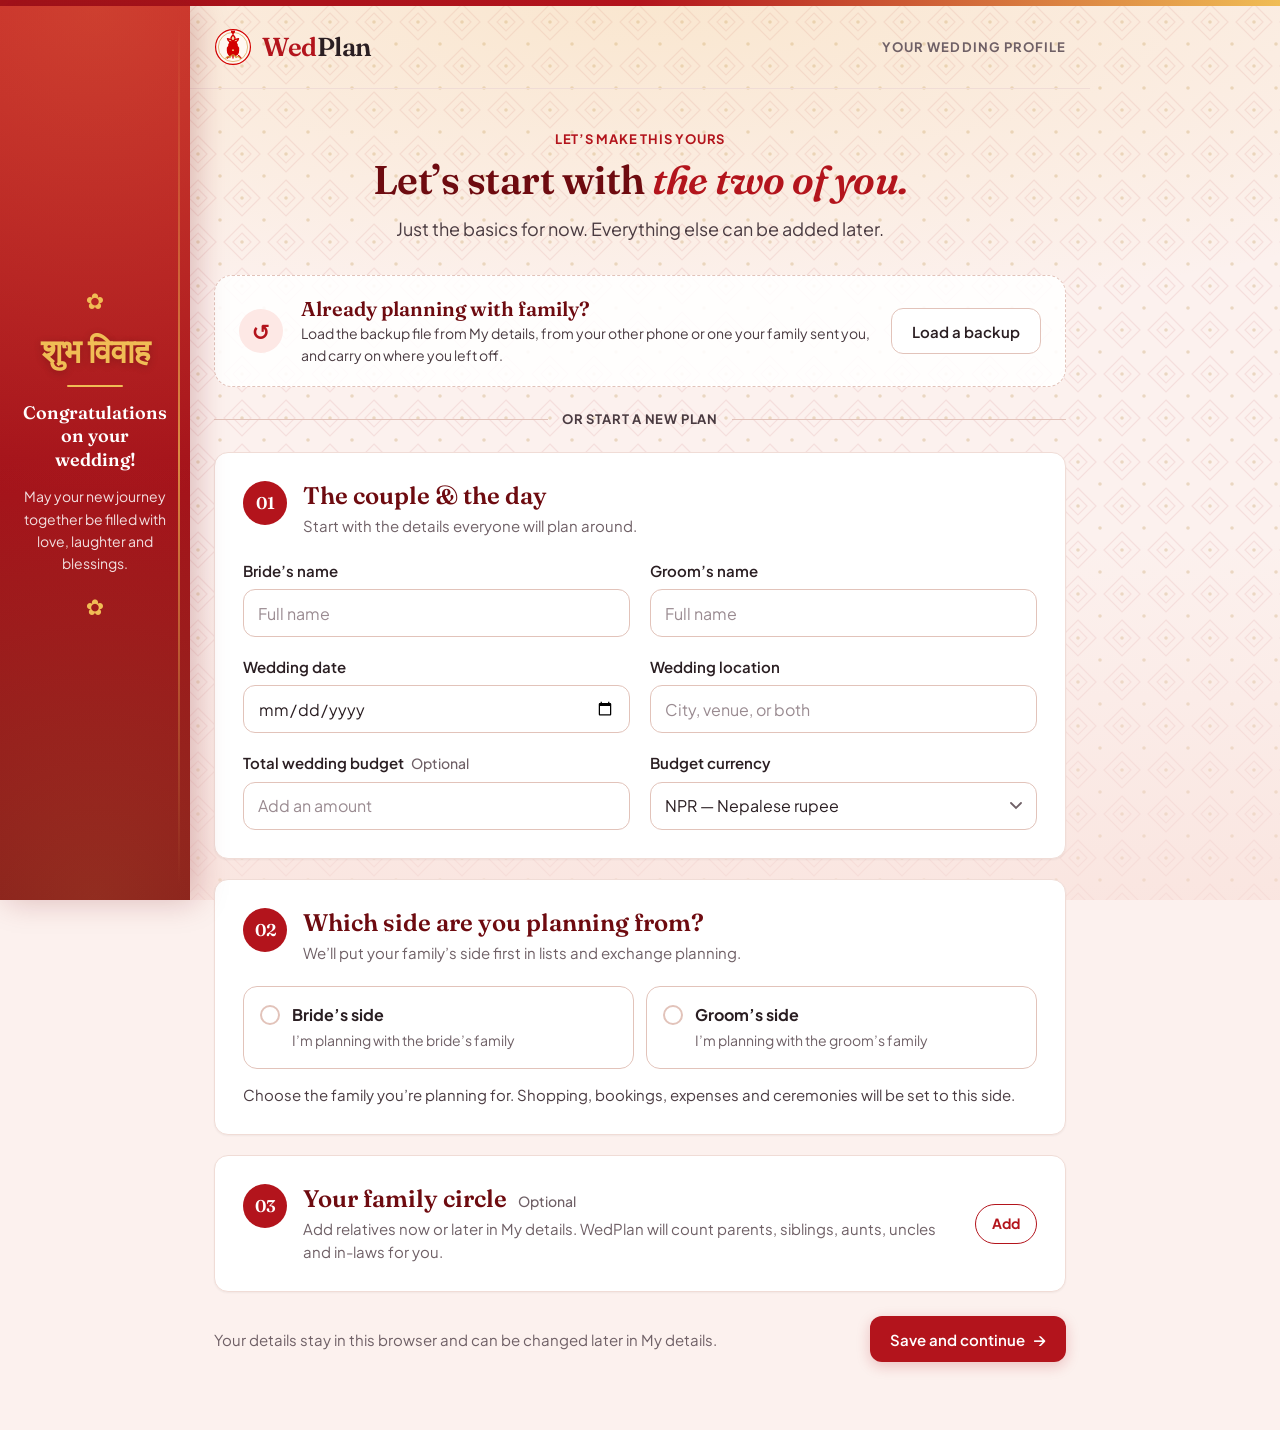
<file: index.html>
<!doctype html>
<html lang="en">
<head>
  <meta charset="utf-8">
  <meta name="viewport" content="width=device-width, initial-scale=1, viewport-fit=cover">
  <meta name="theme-color" content="#a3121a">
  <meta name="description" content="WedPlan brings your Nepali wedding plans, people, and traditions together.">
  <title>Overview — WedPlan</title>
  <link rel="icon" type="image/svg+xml" href="assets/icons/wedplan-mark.svg">
  <link rel="preconnect" href="https://fonts.googleapis.com">
  <link rel="preconnect" href="https://fonts.gstatic.com" crossorigin>
  <link href="https://fonts.googleapis.com/css2?family=Fraunces:opsz,wght@9..144,500;9..144,600&family=Plus+Jakarta+Sans:wght@400;500;600;700&family=Amita:wght@700&display=swap" rel="stylesheet">
  <link rel="stylesheet" href="css/style.css">
  <script src="js/storage.js" defer></script>
  <script src="js/nepali.js" defer></script>
  <script src="js/app.js" defer></script>
  <script src="js/tasks.js" defer></script>
  <script src="js/dashboard.js" defer></script>
</head>
<body data-page="overview" data-root="./">
  <a class="skip-link" href="#main">Skip to content</a>
  <div class="app-shell">
    <aside class="sidebar" id="sidebar" aria-label="Main navigation">
      <a class="brand" href="index.html" aria-label="WedPlan overview"><img class="brand-mark" src="assets/icons/wedplan-mark.svg" alt=""><span class="brand-name">Wed<span>Plan</span></span></a>
      <nav class="sidebar-nav">
        <div class="nav-list">
          <a class="nav-link active" href="index.html" aria-current="page"><svg class="nav-icon" viewBox="0 0 24 24" aria-hidden="true" focusable="false"><path d="M3 10.5 12 3l9 7.5"/><path d="M5 9.5V21h14V9.5"/><path d="M10 21v-6h4v6"/></svg><span>Overview</span></a>
          <a class="nav-link" href="pages/events.html"><svg class="nav-icon" viewBox="0 0 24 24" aria-hidden="true" focusable="false"><rect x="3" y="4" width="18" height="17" rx="2"/><path d="M16 2v4M8 2v4M3 10h18"/><path d="M12 13.5c.8-1 2.6-.6 2.6.8 0 1.3-2.6 2.7-2.6 2.7s-2.6-1.4-2.6-2.7c0-1.4 1.8-1.8 2.6-.8Z"/></svg><span>Ceremonies</span></a>
          <a class="nav-link" href="pages/tasks.html"><svg class="nav-icon" viewBox="0 0 24 24" aria-hidden="true" focusable="false"><path d="m3 6 2 2 3.5-3.5"/><path d="m3 13 2 2 3.5-3.5"/><path d="M12 7h9M12 14h9M12 20h9"/><path d="M4 20h4"/></svg><span>Tasks</span><span class="nav-count" data-nav-count="tasks" hidden></span></a>
          <a class="nav-link" href="pages/guests.html"><svg class="nav-icon" viewBox="0 0 24 24" aria-hidden="true" focusable="false"><path d="M16 21v-2a4 4 0 0 0-4-4H6a4 4 0 0 0-4 4v2"/><circle cx="9" cy="7" r="4"/><path d="M22 21v-2a4 4 0 0 0-3-3.87M16 3.13a4 4 0 0 1 0 7.75"/></svg><span>Guests</span></a>
          <a class="nav-link" href="pages/budget.html"><svg class="nav-icon" viewBox="0 0 24 24" aria-hidden="true" focusable="false"><path d="M20 12V8H6a2 2 0 0 1 0-4h12v4"/><path d="M4 6v12a2 2 0 0 0 2 2h14v-4"/><path d="M18 12a2 2 0 0 0 0 4h4v-4Z"/></svg><span>Budget</span></a>
          <a class="nav-link" href="pages/shopping.html"><svg class="nav-icon" viewBox="0 0 24 24" aria-hidden="true" focusable="false"><path d="M6 2 3 6v14a2 2 0 0 0 2 2h14a2 2 0 0 0 2-2V6l-3-4Z"/><path d="M3 6h18"/><path d="M16 10a4 4 0 0 1-8 0"/></svg><span>Shopping</span><span class="nav-count" data-nav-count="shopping" hidden></span></a>
          <a class="nav-link" href="pages/bookings.html"><svg class="nav-icon" viewBox="0 0 24 24" aria-hidden="true" focusable="false"><rect x="2" y="7" width="20" height="14" rx="2"/><path d="M16 21V5a2 2 0 0 0-2-2h-4a2 2 0 0 0-2 2v16"/></svg><span>Bookings</span><span class="nav-count" data-nav-count="bookings" hidden></span></a>
          <a class="nav-link" href="pages/helpers.html"><svg class="nav-icon" viewBox="0 0 24 24" aria-hidden="true" focusable="false"><circle cx="9" cy="7" r="4"/><path d="M2 21v-2a5 5 0 0 1 5-5h4"/><path d="m15 18 2 2 5-5"/></svg><span>Helpers</span><span class="nav-count" data-nav-count="helpers" hidden></span></a>
        </div>
      </nav>
      <div class="sidebar-bottom">
        <a class="nav-link" href="pages/settings.html"><svg class="nav-icon" viewBox="0 0 24 24" aria-hidden="true" focusable="false"><rect x="3" y="4" width="18" height="16" rx="2"/><circle cx="9" cy="11" r="2.5"/><path d="M5.5 17c.6-1.8 2-2.8 3.5-2.8s2.9 1 3.5 2.8M15 10h3M15 14h3"/></svg><span>My details</span></a>
        <div class="profile"><div class="avatar" data-profile-avatar>W</div><div><strong data-couple-names>Bride &amp; Groom</strong><small data-wedding-date-short>Our wedding</small></div></div>
      </div>
    </aside>
    <main class="main-content" id="main">
      <header class="topbar">
        <button class="menu-button" id="menu-button" type="button" aria-label="Open navigation" aria-expanded="false"><svg class="icon" viewBox="0 0 24 24" aria-hidden="true" focusable="false"><path d="M4 6h16M4 12h16M4 18h16"/></svg></button>
        <div class="breadcrumb"><a href="index.html">Our wedding</a><span class="crumb-divider" aria-hidden="true">/</span><strong>Overview</strong></div>
        <div class="topbar-actions">
          <a class="icon-button" id="reminder-button" href="index.html#attention" aria-label="Reminders"><svg class="icon" viewBox="0 0 24 24" aria-hidden="true" focusable="false"><path d="M6 8a6 6 0 0 1 12 0c0 7 3 9 3 9H3s3-2 3-9"/><path d="M10.3 21a1.94 1.94 0 0 0 3.4 0"/></svg><i hidden></i></a>
          <div class="avatar small" data-profile-avatar>W</div>
        </div>
      </header>
      <div class="page-wrap">
        <section class="page-header">
          <div class="page-title">
            <span class="page-icon"><svg class="icon" viewBox="0 0 24 24" aria-hidden="true" focusable="false"><path d="M3 10.5 12 3l9 7.5"/><path d="M5 9.5V21h14V9.5"/><path d="M10 21v-6h4v6"/></svg></span>
            <div><p class="page-tagline"><span data-current-date>Today</span></p><h1>Namaste, <em data-couple-first>you two</em></h1><p class="welcome-copy">A little planning, a lot of forever. Here’s what needs you today.</p></div>
          </div>
        </section>
        <div class="dashboard-content">
          <section class="wedding-banner has-photo" aria-label="Wedding countdown">
            <div class="banner-copy">
              <p class="banner-nepali" lang="ne"><span aria-hidden="true">✿</span> शुभ विवाह <span aria-hidden="true">✿</span></p>
              <p class="banner-kicker">The countdown is on</p>
              <h2>Your celebration is getting closer.</h2>
              <p>One thoughtful step at a time.</p>
              <p class="banner-date"><svg class="icon" viewBox="0 0 24 24" aria-hidden="true" focusable="false"><rect x="3" y="4" width="18" height="17" rx="2"/><path d="M16 2v4M8 2v4M3 10h18"/><path d="M12 13.5c.8-1 2.6-.6 2.6.8 0 1.3-2.6 2.7-2.6 2.7s-2.6-1.4-2.6-2.7c0-1.4 1.8-1.8 2.6-.8Z"/></svg><span data-wedding-date>Wedding date</span> <svg class="icon" viewBox="0 0 24 24" aria-hidden="true" focusable="false"><path d="M20 10c0 6-8 12-8 12s-8-6-8-12a8 8 0 0 1 16 0Z"/><circle cx="12" cy="10" r="3"/></svg><span data-wedding-location>Location</span></p>
            </div>
            <div class="countdown" data-countdown aria-label="Days until the wedding"><strong data-days-remaining>—</strong><span>days to go</span></div>
            <figure class="banner-photo"><img src="assets/images/ring-ceremony.jpg" alt="The groom placing a ring on the bride’s hennaed hand" width="900" height="600"></figure>
          </section>

          <section class="start-guide panel" id="start-guide" aria-labelledby="start-guide-title" hidden></section>
          <section class="section-heading"><h2>Your progress</h2><p>How far you’ve come, across every list.</p></section>
          <section class="progress-overview" id="progress-overview" aria-label="Planning progress"></section>
          <section class="section-heading"><h2>Today’s focus</h2><p>The things that need you first.</p></section>
          <section class="content-grid focus-grid">
            <article class="panel attention-panel" id="attention">
              <div class="panel-heading"><svg class="panel-icon" viewBox="0 0 24 24" aria-hidden="true" focusable="false"><circle cx="12" cy="12" r="10"/><path d="M12 8v4M12 16h.01"/></svg><h3>Needs attention</h3></div>
              <div class="record-list compact" id="attention-list"></div>
            </article>
            <article class="panel tasks-panel">
              <div class="panel-heading"><svg class="panel-icon" viewBox="0 0 24 24" aria-hidden="true" focusable="false"><path d="m3 6 2 2 3.5-3.5"/><path d="m3 13 2 2 3.5-3.5"/><path d="M12 7h9M12 14h9M12 20h9"/><path d="M4 20h4"/></svg><h3>Coming up next</h3></div>
              <div class="task-list" id="task-list"></div>
              <a class="panel-link" href="pages/tasks.html">View all tasks <span aria-hidden="true">→</span></a>
            </article>
          </section>

          <section class="content-grid single">
            <article class="panel" id="events-panel">
              <div class="panel-heading"><svg class="panel-icon" viewBox="0 0 24 24" aria-hidden="true" focusable="false"><rect x="3" y="4" width="18" height="17" rx="2"/><path d="M16 2v4M8 2v4M3 10h18"/><path d="M12 13.5c.8-1 2.6-.6 2.6.8 0 1.3-2.6 2.7-2.6 2.7s-2.6-1.4-2.6-2.7c0-1.4 1.8-1.8 2.6-.8Z"/></svg><h3>Upcoming ceremonies</h3></div>
              <div class="record-list compact" id="upcoming-events"></div>
              <a class="panel-link" href="pages/events.html">See all ceremonies <span aria-hidden="true">→</span></a>
            </article>
          </section>

          <section class="content-grid single" id="memories-section" hidden>
            <article class="panel memories-panel" aria-labelledby="memories-title">
              <div class="panel-heading"><h3 id="memories-title">Moments to remember</h3></div>
              <div id="memories-list"></div>
            </article>
          </section>
        </div>
        <footer class="page-footer"><span>Made for the moments that matter <span class="footer-heart" aria-hidden="true">♥</span></span><span>WedPlan <span class="footer-divider">·</span> Your wedding, together</span></footer>
      </div>
    </main>
  </div>
  <div class="toast" id="toast" role="status" aria-live="polite"></div>
  <div class="scrim" id="scrim"></div>
</body>
</html>
</file>
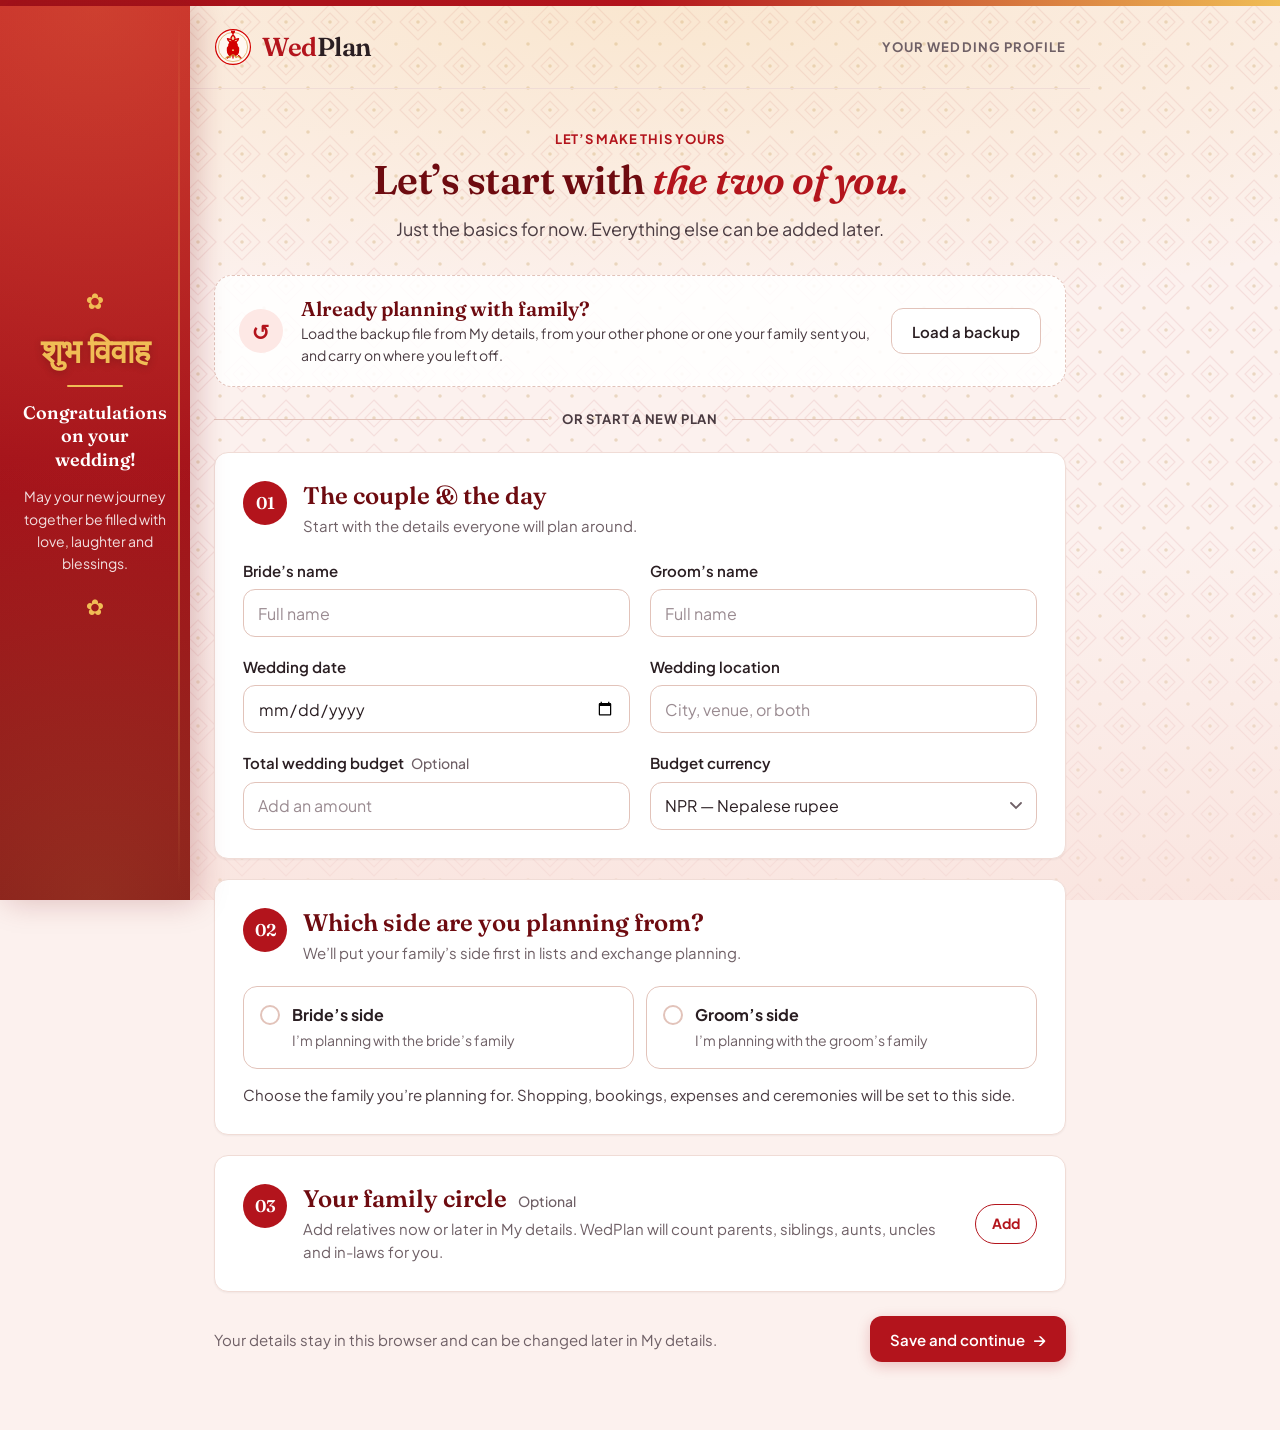
<file: pages/bookings.html>
<!doctype html>
<html lang="en">
<head>
  <meta charset="utf-8">
  <meta name="viewport" content="width=device-width, initial-scale=1, viewport-fit=cover">
  <meta name="theme-color" content="#a3121a">
  <meta name="description" content="WedPlan brings your Nepali wedding plans, people, and traditions together.">
  <title>Bookings — WedPlan</title>
  <link rel="icon" type="image/svg+xml" href="../assets/icons/wedplan-mark.svg">
  <link rel="preconnect" href="https://fonts.googleapis.com">
  <link rel="preconnect" href="https://fonts.gstatic.com" crossorigin>
  <link href="https://fonts.googleapis.com/css2?family=Fraunces:opsz,wght@9..144,500;9..144,600&family=Plus+Jakarta+Sans:wght@400;500;600;700&display=swap" rel="stylesheet">
  <link rel="stylesheet" href="../css/style.css">
  <script src="../js/storage.js" defer></script>
  <script src="../js/nepali.js" defer></script>
  <script src="../js/app.js" defer></script>
  <script src="../js/collection.js" defer></script>
</head>
<body data-page="bookings" data-root="../">
  <a class="skip-link" href="#main">Skip to content</a>
  <div class="app-shell">
    <aside class="sidebar" id="sidebar" aria-label="Main navigation">
      <a class="brand" href="../index.html" aria-label="WedPlan overview"><img class="brand-mark" src="../assets/icons/wedplan-mark.svg" alt=""><span class="brand-name">Wed<span>Plan</span></span></a>
      <nav class="sidebar-nav">
        <div class="nav-list">
          <a class="nav-link" href="../index.html"><svg class="nav-icon" viewBox="0 0 24 24" aria-hidden="true" focusable="false"><path d="M3 10.5 12 3l9 7.5"/><path d="M5 9.5V21h14V9.5"/><path d="M10 21v-6h4v6"/></svg><span>Overview</span></a>
          <a class="nav-link" href="../pages/events.html"><svg class="nav-icon" viewBox="0 0 24 24" aria-hidden="true" focusable="false"><rect x="3" y="4" width="18" height="17" rx="2"/><path d="M16 2v4M8 2v4M3 10h18"/><path d="M12 13.5c.8-1 2.6-.6 2.6.8 0 1.3-2.6 2.7-2.6 2.7s-2.6-1.4-2.6-2.7c0-1.4 1.8-1.8 2.6-.8Z"/></svg><span>Ceremonies</span></a>
          <a class="nav-link" href="../pages/tasks.html"><svg class="nav-icon" viewBox="0 0 24 24" aria-hidden="true" focusable="false"><path d="m3 6 2 2 3.5-3.5"/><path d="m3 13 2 2 3.5-3.5"/><path d="M12 7h9M12 14h9M12 20h9"/><path d="M4 20h4"/></svg><span>Tasks</span><span class="nav-count" data-nav-count="tasks" hidden></span></a>
          <a class="nav-link" href="../pages/guests.html"><svg class="nav-icon" viewBox="0 0 24 24" aria-hidden="true" focusable="false"><path d="M16 21v-2a4 4 0 0 0-4-4H6a4 4 0 0 0-4 4v2"/><circle cx="9" cy="7" r="4"/><path d="M22 21v-2a4 4 0 0 0-3-3.87M16 3.13a4 4 0 0 1 0 7.75"/></svg><span>Guests</span></a>
          <a class="nav-link" href="../pages/budget.html"><svg class="nav-icon" viewBox="0 0 24 24" aria-hidden="true" focusable="false"><path d="M20 12V8H6a2 2 0 0 1 0-4h12v4"/><path d="M4 6v12a2 2 0 0 0 2 2h14v-4"/><path d="M18 12a2 2 0 0 0 0 4h4v-4Z"/></svg><span>Budget</span></a>
          <a class="nav-link" href="../pages/shopping.html"><svg class="nav-icon" viewBox="0 0 24 24" aria-hidden="true" focusable="false"><path d="M6 2 3 6v14a2 2 0 0 0 2 2h14a2 2 0 0 0 2-2V6l-3-4Z"/><path d="M3 6h18"/><path d="M16 10a4 4 0 0 1-8 0"/></svg><span>Shopping</span><span class="nav-count" data-nav-count="shopping" hidden></span></a>
          <a class="nav-link active" href="../pages/bookings.html" aria-current="page"><svg class="nav-icon" viewBox="0 0 24 24" aria-hidden="true" focusable="false"><rect x="2" y="7" width="20" height="14" rx="2"/><path d="M16 21V5a2 2 0 0 0-2-2h-4a2 2 0 0 0-2 2v16"/></svg><span>Bookings</span><span class="nav-count" data-nav-count="bookings" hidden></span></a>
          <a class="nav-link" href="../pages/helpers.html"><svg class="nav-icon" viewBox="0 0 24 24" aria-hidden="true" focusable="false"><circle cx="9" cy="7" r="4"/><path d="M2 21v-2a5 5 0 0 1 5-5h4"/><path d="m15 18 2 2 5-5"/></svg><span>Helpers</span><span class="nav-count" data-nav-count="helpers" hidden></span></a>
        </div>
      </nav>
      <div class="sidebar-bottom">
        <a class="nav-link" href="../pages/settings.html"><svg class="nav-icon" viewBox="0 0 24 24" aria-hidden="true" focusable="false"><rect x="3" y="4" width="18" height="16" rx="2"/><circle cx="9" cy="11" r="2.5"/><path d="M5.5 17c.6-1.8 2-2.8 3.5-2.8s2.9 1 3.5 2.8M15 10h3M15 14h3"/></svg><span>My details</span></a>
        <div class="profile"><div class="avatar" data-profile-avatar>W</div><div><strong data-couple-names>Bride &amp; Groom</strong><small data-wedding-date-short>Our wedding</small></div></div>
      </div>
    </aside>
    <main class="main-content" id="main">
      <header class="topbar">
        <button class="menu-button" id="menu-button" type="button" aria-label="Open navigation" aria-expanded="false"><svg class="icon" viewBox="0 0 24 24" aria-hidden="true" focusable="false"><path d="M4 6h16M4 12h16M4 18h16"/></svg></button>
        <div class="breadcrumb"><a href="../index.html">Our wedding</a><span class="crumb-divider" aria-hidden="true">/</span><strong>Bookings</strong></div>
        <div class="topbar-actions">
          <a class="icon-button" id="reminder-button" href="../index.html#attention" aria-label="Reminders"><svg class="icon" viewBox="0 0 24 24" aria-hidden="true" focusable="false"><path d="M6 8a6 6 0 0 1 12 0c0 7 3 9 3 9H3s3-2 3-9"/><path d="M10.3 21a1.94 1.94 0 0 0 3.4 0"/></svg><i hidden></i></a>
          <div class="avatar small" data-profile-avatar>W</div>
        </div>
      </header>
      <div class="page-wrap">
        <section class="page-header">
          <div class="page-title">
            <span class="page-icon"><svg class="icon" viewBox="0 0 24 24" aria-hidden="true" focusable="false"><rect x="2" y="7" width="20" height="14" rx="2"/><path d="M16 21V5a2 2 0 0 0-2-2h-4a2 2 0 0 0-2 2v16"/></svg></span>
            <div><p class="page-tagline">The people who make it happen</p><h1>Bookings</h1><p class="welcome-copy">Venue, makeup artist, Naumati Baja, catering and more: who to book for each occasion.</p></div>
          </div>
        </section>
        <div id="collection" data-collection="bookings"></div>
        <footer class="page-footer"><span>Made for the moments that matter <span class="footer-heart" aria-hidden="true">♥</span></span><span>WedPlan <span class="footer-divider">·</span> Your wedding, together</span></footer>
      </div>
    </main>
  </div>
  <div class="toast" id="toast" role="status" aria-live="polite"></div>
  <div class="scrim" id="scrim"></div>
</body>
</html>
</file>
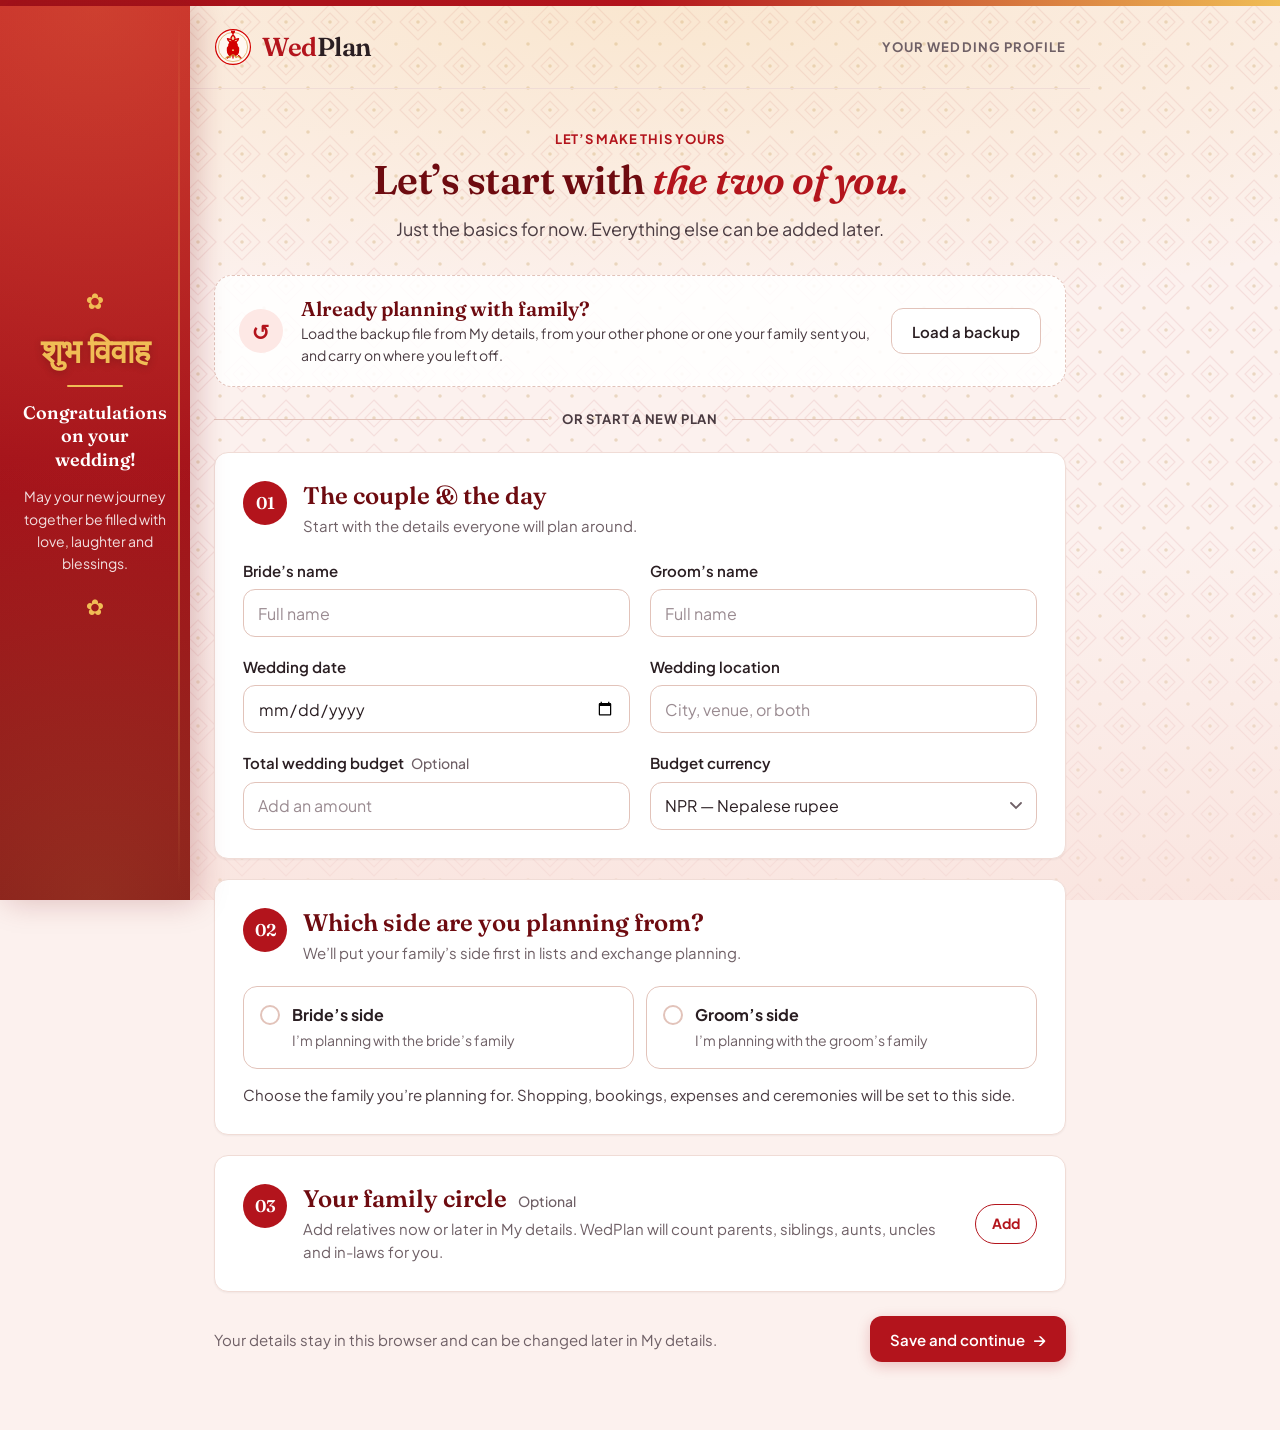
<file: pages/budget.html>
<!doctype html>
<html lang="en">
<head>
  <meta charset="utf-8">
  <meta name="viewport" content="width=device-width, initial-scale=1, viewport-fit=cover">
  <meta name="theme-color" content="#a3121a">
  <meta name="description" content="WedPlan brings your Nepali wedding plans, people, and traditions together.">
  <title>Budget — WedPlan</title>
  <link rel="icon" type="image/svg+xml" href="../assets/icons/wedplan-mark.svg">
  <link rel="preconnect" href="https://fonts.googleapis.com">
  <link rel="preconnect" href="https://fonts.gstatic.com" crossorigin>
  <link href="https://fonts.googleapis.com/css2?family=Fraunces:opsz,wght@9..144,500;9..144,600&family=Plus+Jakarta+Sans:wght@400;500;600;700&display=swap" rel="stylesheet">
  <link rel="stylesheet" href="../css/style.css">
  <script src="../js/storage.js" defer></script>
  <script src="../js/nepali.js" defer></script>
  <script src="../js/app.js" defer></script>
  <script src="../js/collection.js" defer></script>
</head>
<body data-page="budget" data-root="../">
  <a class="skip-link" href="#main">Skip to content</a>
  <div class="app-shell">
    <aside class="sidebar" id="sidebar" aria-label="Main navigation">
      <a class="brand" href="../index.html" aria-label="WedPlan overview"><img class="brand-mark" src="../assets/icons/wedplan-mark.svg" alt=""><span class="brand-name">Wed<span>Plan</span></span></a>
      <nav class="sidebar-nav">
        <div class="nav-list">
          <a class="nav-link" href="../index.html"><svg class="nav-icon" viewBox="0 0 24 24" aria-hidden="true" focusable="false"><path d="M3 10.5 12 3l9 7.5"/><path d="M5 9.5V21h14V9.5"/><path d="M10 21v-6h4v6"/></svg><span>Overview</span></a>
          <a class="nav-link" href="../pages/events.html"><svg class="nav-icon" viewBox="0 0 24 24" aria-hidden="true" focusable="false"><rect x="3" y="4" width="18" height="17" rx="2"/><path d="M16 2v4M8 2v4M3 10h18"/><path d="M12 13.5c.8-1 2.6-.6 2.6.8 0 1.3-2.6 2.7-2.6 2.7s-2.6-1.4-2.6-2.7c0-1.4 1.8-1.8 2.6-.8Z"/></svg><span>Ceremonies</span></a>
          <a class="nav-link" href="../pages/tasks.html"><svg class="nav-icon" viewBox="0 0 24 24" aria-hidden="true" focusable="false"><path d="m3 6 2 2 3.5-3.5"/><path d="m3 13 2 2 3.5-3.5"/><path d="M12 7h9M12 14h9M12 20h9"/><path d="M4 20h4"/></svg><span>Tasks</span><span class="nav-count" data-nav-count="tasks" hidden></span></a>
          <a class="nav-link" href="../pages/guests.html"><svg class="nav-icon" viewBox="0 0 24 24" aria-hidden="true" focusable="false"><path d="M16 21v-2a4 4 0 0 0-4-4H6a4 4 0 0 0-4 4v2"/><circle cx="9" cy="7" r="4"/><path d="M22 21v-2a4 4 0 0 0-3-3.87M16 3.13a4 4 0 0 1 0 7.75"/></svg><span>Guests</span></a>
          <a class="nav-link active" href="../pages/budget.html" aria-current="page"><svg class="nav-icon" viewBox="0 0 24 24" aria-hidden="true" focusable="false"><path d="M20 12V8H6a2 2 0 0 1 0-4h12v4"/><path d="M4 6v12a2 2 0 0 0 2 2h14v-4"/><path d="M18 12a2 2 0 0 0 0 4h4v-4Z"/></svg><span>Budget</span></a>
          <a class="nav-link" href="../pages/shopping.html"><svg class="nav-icon" viewBox="0 0 24 24" aria-hidden="true" focusable="false"><path d="M6 2 3 6v14a2 2 0 0 0 2 2h14a2 2 0 0 0 2-2V6l-3-4Z"/><path d="M3 6h18"/><path d="M16 10a4 4 0 0 1-8 0"/></svg><span>Shopping</span><span class="nav-count" data-nav-count="shopping" hidden></span></a>
          <a class="nav-link" href="../pages/bookings.html"><svg class="nav-icon" viewBox="0 0 24 24" aria-hidden="true" focusable="false"><rect x="2" y="7" width="20" height="14" rx="2"/><path d="M16 21V5a2 2 0 0 0-2-2h-4a2 2 0 0 0-2 2v16"/></svg><span>Bookings</span><span class="nav-count" data-nav-count="bookings" hidden></span></a>
          <a class="nav-link" href="../pages/helpers.html"><svg class="nav-icon" viewBox="0 0 24 24" aria-hidden="true" focusable="false"><circle cx="9" cy="7" r="4"/><path d="M2 21v-2a5 5 0 0 1 5-5h4"/><path d="m15 18 2 2 5-5"/></svg><span>Helpers</span><span class="nav-count" data-nav-count="helpers" hidden></span></a>
        </div>
      </nav>
      <div class="sidebar-bottom">
        <a class="nav-link" href="../pages/settings.html"><svg class="nav-icon" viewBox="0 0 24 24" aria-hidden="true" focusable="false"><rect x="3" y="4" width="18" height="16" rx="2"/><circle cx="9" cy="11" r="2.5"/><path d="M5.5 17c.6-1.8 2-2.8 3.5-2.8s2.9 1 3.5 2.8M15 10h3M15 14h3"/></svg><span>My details</span></a>
        <div class="profile"><div class="avatar" data-profile-avatar>W</div><div><strong data-couple-names>Bride &amp; Groom</strong><small data-wedding-date-short>Our wedding</small></div></div>
      </div>
    </aside>
    <main class="main-content" id="main">
      <header class="topbar">
        <button class="menu-button" id="menu-button" type="button" aria-label="Open navigation" aria-expanded="false"><svg class="icon" viewBox="0 0 24 24" aria-hidden="true" focusable="false"><path d="M4 6h16M4 12h16M4 18h16"/></svg></button>
        <div class="breadcrumb"><a href="../index.html">Our wedding</a><span class="crumb-divider" aria-hidden="true">/</span><strong>Budget</strong></div>
        <div class="topbar-actions">
          <a class="icon-button" id="reminder-button" href="../index.html#attention" aria-label="Reminders"><svg class="icon" viewBox="0 0 24 24" aria-hidden="true" focusable="false"><path d="M6 8a6 6 0 0 1 12 0c0 7 3 9 3 9H3s3-2 3-9"/><path d="M10.3 21a1.94 1.94 0 0 0 3.4 0"/></svg><i hidden></i></a>
          <div class="avatar small" data-profile-avatar>W</div>
        </div>
      </header>
      <div class="page-wrap">
        <section class="page-header">
          <div class="page-title">
            <span class="page-icon"><svg class="icon" viewBox="0 0 24 24" aria-hidden="true" focusable="false"><path d="M20 12V8H6a2 2 0 0 1 0-4h12v4"/><path d="M4 6v12a2 2 0 0 0 2 2h14v-4"/><path d="M18 12a2 2 0 0 0 0 4h4v-4Z"/></svg></span>
            <div><p class="page-tagline">Your plans, in balance</p><h1>Budget</h1><p class="welcome-copy">What’s planned, what’s paid, and what’s left.</p></div>
          </div>
        </section>
        <div id="collection" data-collection="budget"></div>
        <footer class="page-footer"><span>Made for the moments that matter <span class="footer-heart" aria-hidden="true">♥</span></span><span>WedPlan <span class="footer-divider">·</span> Your wedding, together</span></footer>
      </div>
    </main>
  </div>
  <div class="toast" id="toast" role="status" aria-live="polite"></div>
  <div class="scrim" id="scrim"></div>
</body>
</html>
</file>
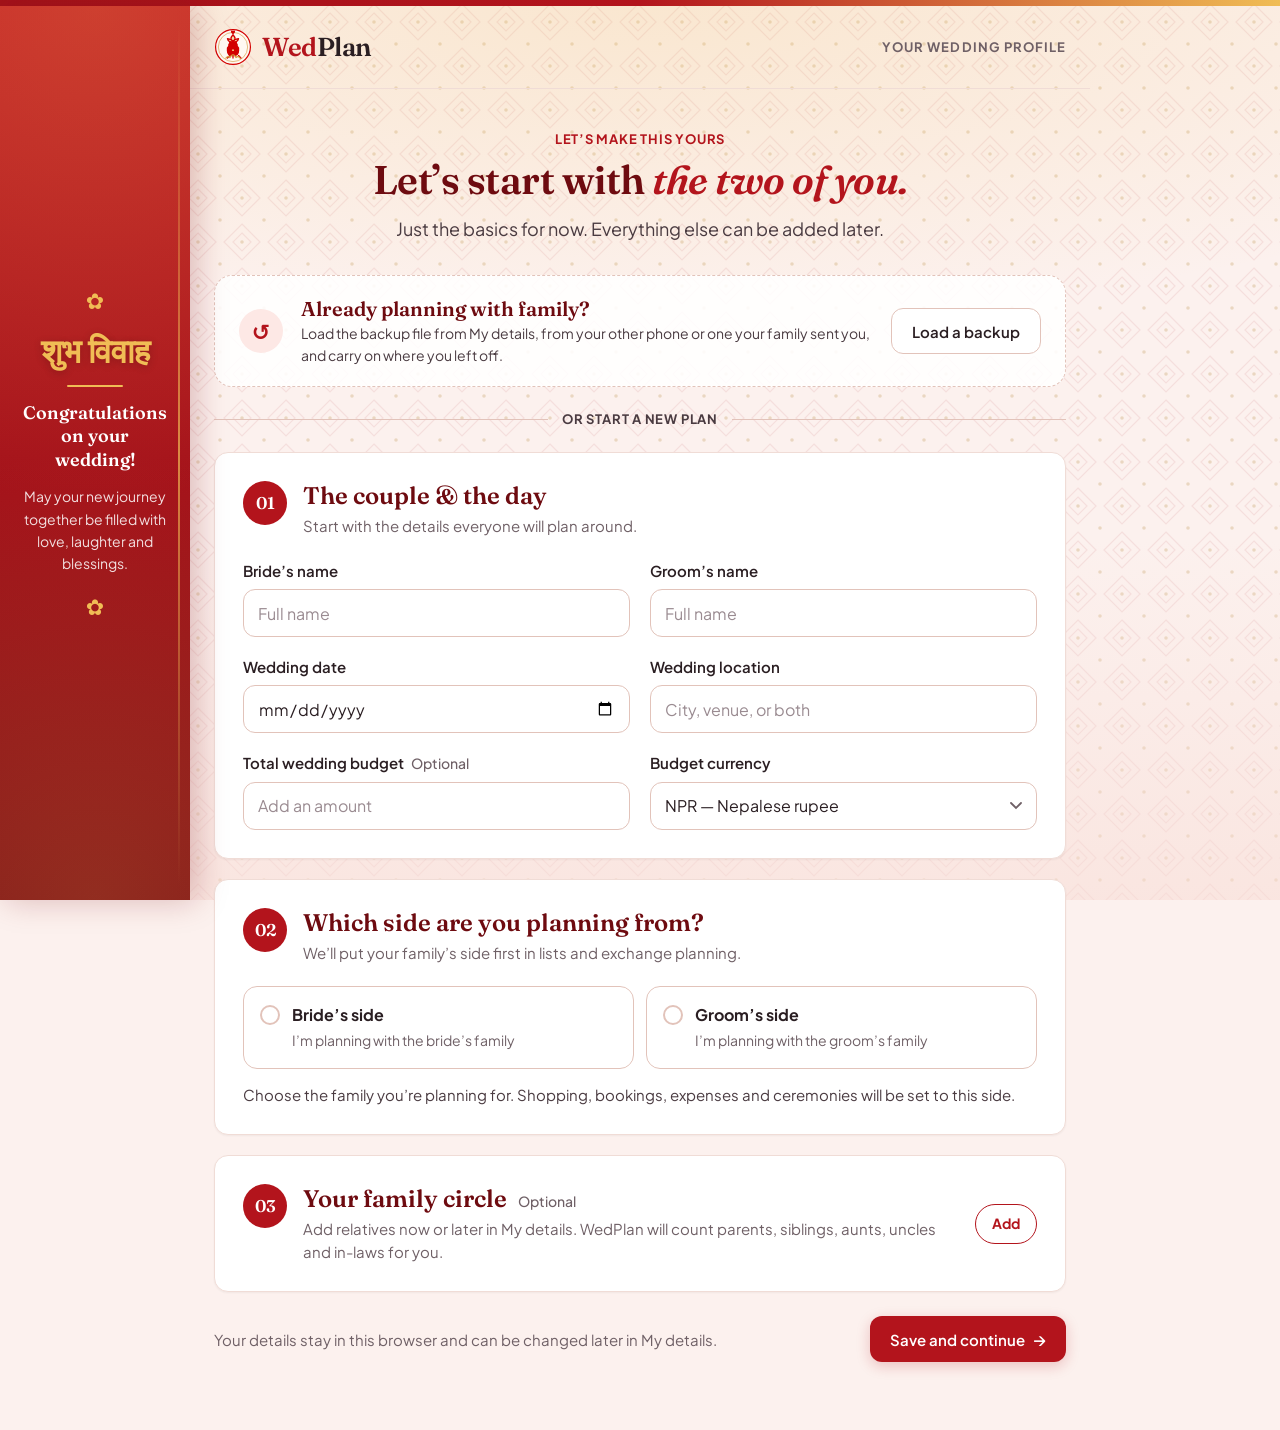
<file: pages/events.html>
<!doctype html>
<html lang="en">
<head>
  <meta charset="utf-8">
  <meta name="viewport" content="width=device-width, initial-scale=1, viewport-fit=cover">
  <meta name="theme-color" content="#a3121a">
  <meta name="description" content="WedPlan brings your Nepali wedding plans, people, and traditions together.">
  <title>Ceremonies — WedPlan</title>
  <link rel="icon" type="image/svg+xml" href="../assets/icons/wedplan-mark.svg">
  <link rel="preconnect" href="https://fonts.googleapis.com">
  <link rel="preconnect" href="https://fonts.gstatic.com" crossorigin>
  <link href="https://fonts.googleapis.com/css2?family=Fraunces:opsz,wght@9..144,500;9..144,600&family=Plus+Jakarta+Sans:wght@400;500;600;700&display=swap" rel="stylesheet">
  <link rel="stylesheet" href="../css/style.css">
  <script src="../js/storage.js" defer></script>
  <script src="../js/nepali.js" defer></script>
  <script src="../js/app.js" defer></script>
  <script src="../js/collection.js" defer></script>
</head>
<body data-page="events" data-root="../">
  <a class="skip-link" href="#main">Skip to content</a>
  <div class="app-shell">
    <aside class="sidebar" id="sidebar" aria-label="Main navigation">
      <a class="brand" href="../index.html" aria-label="WedPlan overview"><img class="brand-mark" src="../assets/icons/wedplan-mark.svg" alt=""><span class="brand-name">Wed<span>Plan</span></span></a>
      <nav class="sidebar-nav">
        <div class="nav-list">
          <a class="nav-link" href="../index.html"><svg class="nav-icon" viewBox="0 0 24 24" aria-hidden="true" focusable="false"><path d="M3 10.5 12 3l9 7.5"/><path d="M5 9.5V21h14V9.5"/><path d="M10 21v-6h4v6"/></svg><span>Overview</span></a>
          <a class="nav-link active" href="../pages/events.html" aria-current="page"><svg class="nav-icon" viewBox="0 0 24 24" aria-hidden="true" focusable="false"><rect x="3" y="4" width="18" height="17" rx="2"/><path d="M16 2v4M8 2v4M3 10h18"/><path d="M12 13.5c.8-1 2.6-.6 2.6.8 0 1.3-2.6 2.7-2.6 2.7s-2.6-1.4-2.6-2.7c0-1.4 1.8-1.8 2.6-.8Z"/></svg><span>Ceremonies</span></a>
          <a class="nav-link" href="../pages/tasks.html"><svg class="nav-icon" viewBox="0 0 24 24" aria-hidden="true" focusable="false"><path d="m3 6 2 2 3.5-3.5"/><path d="m3 13 2 2 3.5-3.5"/><path d="M12 7h9M12 14h9M12 20h9"/><path d="M4 20h4"/></svg><span>Tasks</span><span class="nav-count" data-nav-count="tasks" hidden></span></a>
          <a class="nav-link" href="../pages/guests.html"><svg class="nav-icon" viewBox="0 0 24 24" aria-hidden="true" focusable="false"><path d="M16 21v-2a4 4 0 0 0-4-4H6a4 4 0 0 0-4 4v2"/><circle cx="9" cy="7" r="4"/><path d="M22 21v-2a4 4 0 0 0-3-3.87M16 3.13a4 4 0 0 1 0 7.75"/></svg><span>Guests</span></a>
          <a class="nav-link" href="../pages/budget.html"><svg class="nav-icon" viewBox="0 0 24 24" aria-hidden="true" focusable="false"><path d="M20 12V8H6a2 2 0 0 1 0-4h12v4"/><path d="M4 6v12a2 2 0 0 0 2 2h14v-4"/><path d="M18 12a2 2 0 0 0 0 4h4v-4Z"/></svg><span>Budget</span></a>
          <a class="nav-link" href="../pages/shopping.html"><svg class="nav-icon" viewBox="0 0 24 24" aria-hidden="true" focusable="false"><path d="M6 2 3 6v14a2 2 0 0 0 2 2h14a2 2 0 0 0 2-2V6l-3-4Z"/><path d="M3 6h18"/><path d="M16 10a4 4 0 0 1-8 0"/></svg><span>Shopping</span><span class="nav-count" data-nav-count="shopping" hidden></span></a>
          <a class="nav-link" href="../pages/bookings.html"><svg class="nav-icon" viewBox="0 0 24 24" aria-hidden="true" focusable="false"><rect x="2" y="7" width="20" height="14" rx="2"/><path d="M16 21V5a2 2 0 0 0-2-2h-4a2 2 0 0 0-2 2v16"/></svg><span>Bookings</span><span class="nav-count" data-nav-count="bookings" hidden></span></a>
          <a class="nav-link" href="../pages/helpers.html"><svg class="nav-icon" viewBox="0 0 24 24" aria-hidden="true" focusable="false"><circle cx="9" cy="7" r="4"/><path d="M2 21v-2a5 5 0 0 1 5-5h4"/><path d="m15 18 2 2 5-5"/></svg><span>Helpers</span><span class="nav-count" data-nav-count="helpers" hidden></span></a>
        </div>
      </nav>
      <div class="sidebar-bottom">
        <a class="nav-link" href="../pages/settings.html"><svg class="nav-icon" viewBox="0 0 24 24" aria-hidden="true" focusable="false"><rect x="3" y="4" width="18" height="16" rx="2"/><circle cx="9" cy="11" r="2.5"/><path d="M5.5 17c.6-1.8 2-2.8 3.5-2.8s2.9 1 3.5 2.8M15 10h3M15 14h3"/></svg><span>My details</span></a>
        <div class="profile"><div class="avatar" data-profile-avatar>W</div><div><strong data-couple-names>Bride &amp; Groom</strong><small data-wedding-date-short>Our wedding</small></div></div>
      </div>
    </aside>
    <main class="main-content" id="main">
      <header class="topbar">
        <button class="menu-button" id="menu-button" type="button" aria-label="Open navigation" aria-expanded="false"><svg class="icon" viewBox="0 0 24 24" aria-hidden="true" focusable="false"><path d="M4 6h16M4 12h16M4 18h16"/></svg></button>
        <div class="breadcrumb"><a href="../index.html">Our wedding</a><span class="crumb-divider" aria-hidden="true">/</span><strong>Ceremonies</strong></div>
        <div class="topbar-actions">
          <a class="icon-button" id="reminder-button" href="../index.html#attention" aria-label="Reminders"><svg class="icon" viewBox="0 0 24 24" aria-hidden="true" focusable="false"><path d="M6 8a6 6 0 0 1 12 0c0 7 3 9 3 9H3s3-2 3-9"/><path d="M10.3 21a1.94 1.94 0 0 0 3.4 0"/></svg><i hidden></i></a>
          <div class="avatar small" data-profile-avatar>W</div>
        </div>
      </header>
      <div class="page-wrap">
        <section class="page-header">
          <div class="page-title">
            <span class="page-icon"><svg class="icon" viewBox="0 0 24 24" aria-hidden="true" focusable="false"><rect x="3" y="4" width="18" height="17" rx="2"/><path d="M16 2v4M8 2v4M3 10h18"/><path d="M12 13.5c.8-1 2.6-.6 2.6.8 0 1.3-2.6 2.7-2.6 2.7s-2.6-1.4-2.6-2.7c0-1.4 1.8-1.8 2.6-.8Z"/></svg></span>
            <div><p class="page-tagline">Every celebration has its moment</p><h1>Ceremonies</h1><p class="welcome-copy">Plan each ceremony, from Engagement to Reception, and the rituals that belong to it.</p></div>
          </div>
        </section>
        <div id="collection" data-collection="events"></div>
        <footer class="page-footer"><span>Made for the moments that matter <span class="footer-heart" aria-hidden="true">♥</span></span><span>WedPlan <span class="footer-divider">·</span> Your wedding, together</span></footer>
      </div>
    </main>
  </div>
  <div class="toast" id="toast" role="status" aria-live="polite"></div>
  <div class="scrim" id="scrim"></div>
</body>
</html>
</file>
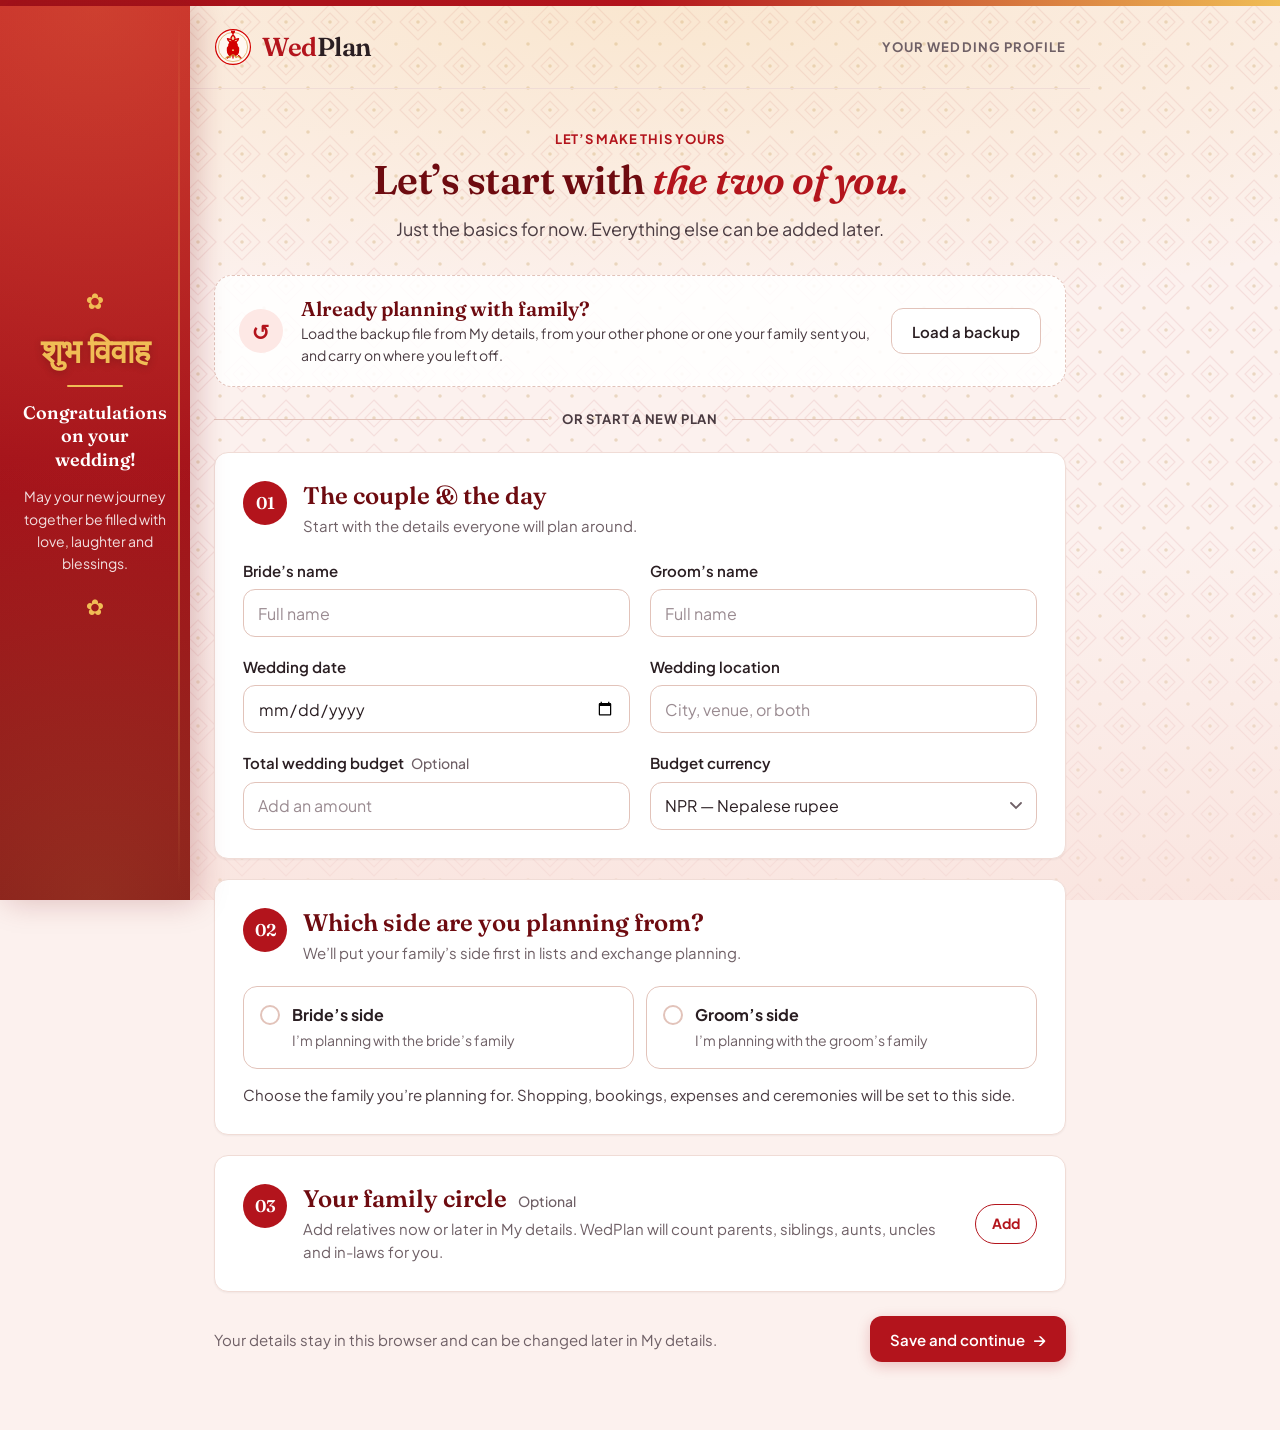
<file: pages/guests.html>
<!doctype html>
<html lang="en">
<head>
  <meta charset="utf-8">
  <meta name="viewport" content="width=device-width, initial-scale=1, viewport-fit=cover">
  <meta name="theme-color" content="#a3121a">
  <meta name="description" content="WedPlan brings your Nepali wedding plans, people, and traditions together.">
  <title>Guests — WedPlan</title>
  <link rel="icon" type="image/svg+xml" href="../assets/icons/wedplan-mark.svg">
  <link rel="preconnect" href="https://fonts.googleapis.com">
  <link rel="preconnect" href="https://fonts.gstatic.com" crossorigin>
  <link href="https://fonts.googleapis.com/css2?family=Fraunces:opsz,wght@9..144,500;9..144,600&family=Plus+Jakarta+Sans:wght@400;500;600;700&display=swap" rel="stylesheet">
  <link rel="stylesheet" href="../css/style.css">
  <script src="../js/storage.js" defer></script>
  <script src="../js/nepali.js" defer></script>
  <script src="../js/app.js" defer></script>
  <script src="../js/collection.js" defer></script>
</head>
<body data-page="guests" data-root="../">
  <a class="skip-link" href="#main">Skip to content</a>
  <div class="app-shell">
    <aside class="sidebar" id="sidebar" aria-label="Main navigation">
      <a class="brand" href="../index.html" aria-label="WedPlan overview"><img class="brand-mark" src="../assets/icons/wedplan-mark.svg" alt=""><span class="brand-name">Wed<span>Plan</span></span></a>
      <nav class="sidebar-nav">
        <div class="nav-list">
          <a class="nav-link" href="../index.html"><svg class="nav-icon" viewBox="0 0 24 24" aria-hidden="true" focusable="false"><path d="M3 10.5 12 3l9 7.5"/><path d="M5 9.5V21h14V9.5"/><path d="M10 21v-6h4v6"/></svg><span>Overview</span></a>
          <a class="nav-link" href="../pages/events.html"><svg class="nav-icon" viewBox="0 0 24 24" aria-hidden="true" focusable="false"><rect x="3" y="4" width="18" height="17" rx="2"/><path d="M16 2v4M8 2v4M3 10h18"/><path d="M12 13.5c.8-1 2.6-.6 2.6.8 0 1.3-2.6 2.7-2.6 2.7s-2.6-1.4-2.6-2.7c0-1.4 1.8-1.8 2.6-.8Z"/></svg><span>Ceremonies</span></a>
          <a class="nav-link" href="../pages/tasks.html"><svg class="nav-icon" viewBox="0 0 24 24" aria-hidden="true" focusable="false"><path d="m3 6 2 2 3.5-3.5"/><path d="m3 13 2 2 3.5-3.5"/><path d="M12 7h9M12 14h9M12 20h9"/><path d="M4 20h4"/></svg><span>Tasks</span><span class="nav-count" data-nav-count="tasks" hidden></span></a>
          <a class="nav-link active" href="../pages/guests.html" aria-current="page"><svg class="nav-icon" viewBox="0 0 24 24" aria-hidden="true" focusable="false"><path d="M16 21v-2a4 4 0 0 0-4-4H6a4 4 0 0 0-4 4v2"/><circle cx="9" cy="7" r="4"/><path d="M22 21v-2a4 4 0 0 0-3-3.87M16 3.13a4 4 0 0 1 0 7.75"/></svg><span>Guests</span></a>
          <a class="nav-link" href="../pages/budget.html"><svg class="nav-icon" viewBox="0 0 24 24" aria-hidden="true" focusable="false"><path d="M20 12V8H6a2 2 0 0 1 0-4h12v4"/><path d="M4 6v12a2 2 0 0 0 2 2h14v-4"/><path d="M18 12a2 2 0 0 0 0 4h4v-4Z"/></svg><span>Budget</span></a>
          <a class="nav-link" href="../pages/shopping.html"><svg class="nav-icon" viewBox="0 0 24 24" aria-hidden="true" focusable="false"><path d="M6 2 3 6v14a2 2 0 0 0 2 2h14a2 2 0 0 0 2-2V6l-3-4Z"/><path d="M3 6h18"/><path d="M16 10a4 4 0 0 1-8 0"/></svg><span>Shopping</span><span class="nav-count" data-nav-count="shopping" hidden></span></a>
          <a class="nav-link" href="../pages/bookings.html"><svg class="nav-icon" viewBox="0 0 24 24" aria-hidden="true" focusable="false"><rect x="2" y="7" width="20" height="14" rx="2"/><path d="M16 21V5a2 2 0 0 0-2-2h-4a2 2 0 0 0-2 2v16"/></svg><span>Bookings</span><span class="nav-count" data-nav-count="bookings" hidden></span></a>
          <a class="nav-link" href="../pages/helpers.html"><svg class="nav-icon" viewBox="0 0 24 24" aria-hidden="true" focusable="false"><circle cx="9" cy="7" r="4"/><path d="M2 21v-2a5 5 0 0 1 5-5h4"/><path d="m15 18 2 2 5-5"/></svg><span>Helpers</span><span class="nav-count" data-nav-count="helpers" hidden></span></a>
        </div>
      </nav>
      <div class="sidebar-bottom">
        <a class="nav-link" href="../pages/settings.html"><svg class="nav-icon" viewBox="0 0 24 24" aria-hidden="true" focusable="false"><rect x="3" y="4" width="18" height="16" rx="2"/><circle cx="9" cy="11" r="2.5"/><path d="M5.5 17c.6-1.8 2-2.8 3.5-2.8s2.9 1 3.5 2.8M15 10h3M15 14h3"/></svg><span>My details</span></a>
        <div class="profile"><div class="avatar" data-profile-avatar>W</div><div><strong data-couple-names>Bride &amp; Groom</strong><small data-wedding-date-short>Our wedding</small></div></div>
      </div>
    </aside>
    <main class="main-content" id="main">
      <header class="topbar">
        <button class="menu-button" id="menu-button" type="button" aria-label="Open navigation" aria-expanded="false"><svg class="icon" viewBox="0 0 24 24" aria-hidden="true" focusable="false"><path d="M4 6h16M4 12h16M4 18h16"/></svg></button>
        <div class="breadcrumb"><a href="../index.html">Our wedding</a><span class="crumb-divider" aria-hidden="true">/</span><strong>Guests</strong></div>
        <div class="topbar-actions">
          <a class="icon-button" id="reminder-button" href="../index.html#attention" aria-label="Reminders"><svg class="icon" viewBox="0 0 24 24" aria-hidden="true" focusable="false"><path d="M6 8a6 6 0 0 1 12 0c0 7 3 9 3 9H3s3-2 3-9"/><path d="M10.3 21a1.94 1.94 0 0 0 3.4 0"/></svg><i hidden></i></a>
          <div class="avatar small" data-profile-avatar>W</div>
        </div>
      </header>
      <div class="page-wrap">
        <section class="page-header">
          <div class="page-title">
            <span class="page-icon"><svg class="icon" viewBox="0 0 24 24" aria-hidden="true" focusable="false"><path d="M16 21v-2a4 4 0 0 0-4-4H6a4 4 0 0 0-4 4v2"/><circle cx="9" cy="7" r="4"/><path d="M22 21v-2a4 4 0 0 0-3-3.87M16 3.13a4 4 0 0 1 0 7.75"/></svg></span>
            <div><p class="page-tagline">Gather your favourite people</p><h1>Guests</h1><p class="welcome-copy">Invitations, replies, and family lists in one place.</p></div>
          </div>
        </section>
        <div id="collection" data-collection="guests"></div>
        <footer class="page-footer"><span>Made for the moments that matter <span class="footer-heart" aria-hidden="true">♥</span></span><span>WedPlan <span class="footer-divider">·</span> Your wedding, together</span></footer>
      </div>
    </main>
  </div>
  <div class="toast" id="toast" role="status" aria-live="polite"></div>
  <div class="scrim" id="scrim"></div>
</body>
</html>
</file>
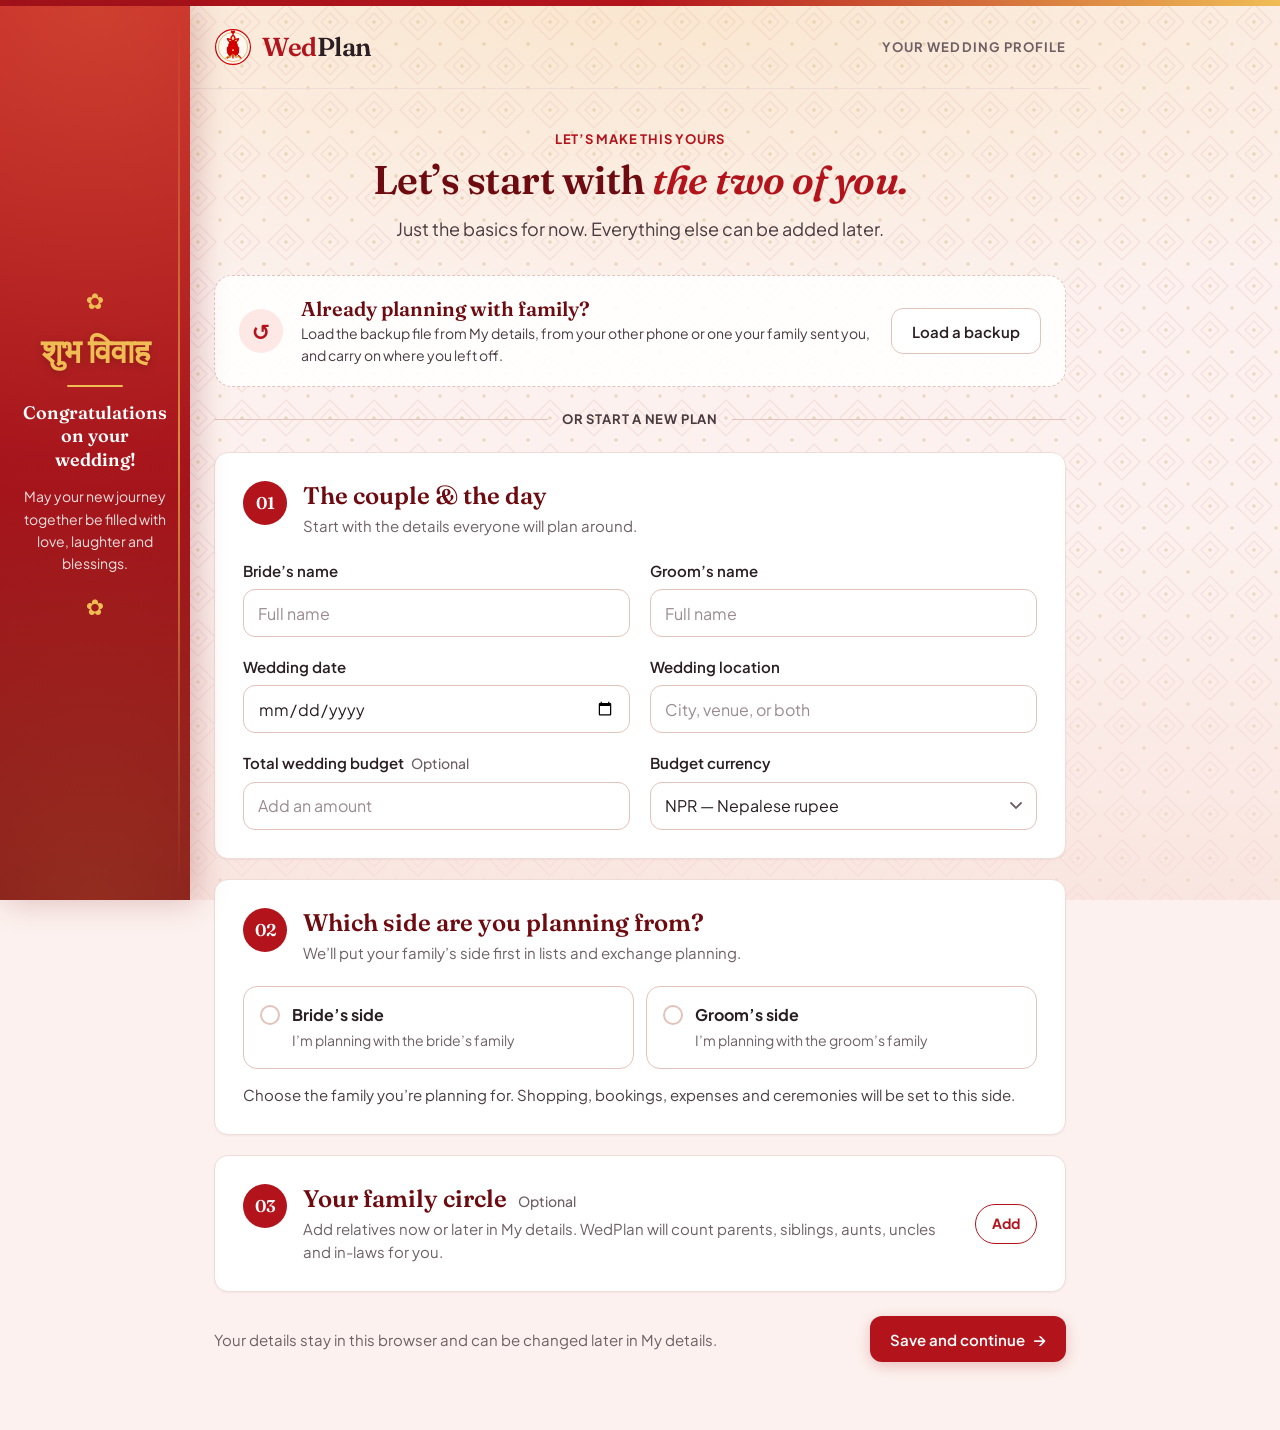
<file: pages/helpers.html>
<!doctype html>
<html lang="en">
<head>
  <meta charset="utf-8">
  <meta name="viewport" content="width=device-width, initial-scale=1, viewport-fit=cover">
  <meta name="theme-color" content="#a3121a">
  <meta name="description" content="WedPlan brings your Nepali wedding plans, people, and traditions together.">
  <title>Helpers — WedPlan</title>
  <link rel="icon" type="image/svg+xml" href="../assets/icons/wedplan-mark.svg">
  <link rel="preconnect" href="https://fonts.googleapis.com">
  <link rel="preconnect" href="https://fonts.gstatic.com" crossorigin>
  <link href="https://fonts.googleapis.com/css2?family=Fraunces:opsz,wght@9..144,500;9..144,600&family=Plus+Jakarta+Sans:wght@400;500;600;700&display=swap" rel="stylesheet">
  <link rel="stylesheet" href="../css/style.css">
  <script src="../js/storage.js" defer></script>
  <script src="../js/nepali.js" defer></script>
  <script src="../js/app.js" defer></script>
  <script src="../js/collection.js" defer></script>
</head>
<body data-page="helpers" data-root="../">
  <a class="skip-link" href="#main">Skip to content</a>
  <div class="app-shell">
    <aside class="sidebar" id="sidebar" aria-label="Main navigation">
      <a class="brand" href="../index.html" aria-label="WedPlan overview"><img class="brand-mark" src="../assets/icons/wedplan-mark.svg" alt=""><span class="brand-name">Wed<span>Plan</span></span></a>
      <nav class="sidebar-nav">
        <div class="nav-list">
          <a class="nav-link" href="../index.html"><svg class="nav-icon" viewBox="0 0 24 24" aria-hidden="true" focusable="false"><path d="M3 10.5 12 3l9 7.5"/><path d="M5 9.5V21h14V9.5"/><path d="M10 21v-6h4v6"/></svg><span>Overview</span></a>
          <a class="nav-link" href="../pages/events.html"><svg class="nav-icon" viewBox="0 0 24 24" aria-hidden="true" focusable="false"><rect x="3" y="4" width="18" height="17" rx="2"/><path d="M16 2v4M8 2v4M3 10h18"/><path d="M12 13.5c.8-1 2.6-.6 2.6.8 0 1.3-2.6 2.7-2.6 2.7s-2.6-1.4-2.6-2.7c0-1.4 1.8-1.8 2.6-.8Z"/></svg><span>Ceremonies</span></a>
          <a class="nav-link" href="../pages/tasks.html"><svg class="nav-icon" viewBox="0 0 24 24" aria-hidden="true" focusable="false"><path d="m3 6 2 2 3.5-3.5"/><path d="m3 13 2 2 3.5-3.5"/><path d="M12 7h9M12 14h9M12 20h9"/><path d="M4 20h4"/></svg><span>Tasks</span><span class="nav-count" data-nav-count="tasks" hidden></span></a>
          <a class="nav-link" href="../pages/guests.html"><svg class="nav-icon" viewBox="0 0 24 24" aria-hidden="true" focusable="false"><path d="M16 21v-2a4 4 0 0 0-4-4H6a4 4 0 0 0-4 4v2"/><circle cx="9" cy="7" r="4"/><path d="M22 21v-2a4 4 0 0 0-3-3.87M16 3.13a4 4 0 0 1 0 7.75"/></svg><span>Guests</span></a>
          <a class="nav-link" href="../pages/budget.html"><svg class="nav-icon" viewBox="0 0 24 24" aria-hidden="true" focusable="false"><path d="M20 12V8H6a2 2 0 0 1 0-4h12v4"/><path d="M4 6v12a2 2 0 0 0 2 2h14v-4"/><path d="M18 12a2 2 0 0 0 0 4h4v-4Z"/></svg><span>Budget</span></a>
          <a class="nav-link" href="../pages/shopping.html"><svg class="nav-icon" viewBox="0 0 24 24" aria-hidden="true" focusable="false"><path d="M6 2 3 6v14a2 2 0 0 0 2 2h14a2 2 0 0 0 2-2V6l-3-4Z"/><path d="M3 6h18"/><path d="M16 10a4 4 0 0 1-8 0"/></svg><span>Shopping</span><span class="nav-count" data-nav-count="shopping" hidden></span></a>
          <a class="nav-link" href="../pages/bookings.html"><svg class="nav-icon" viewBox="0 0 24 24" aria-hidden="true" focusable="false"><rect x="2" y="7" width="20" height="14" rx="2"/><path d="M16 21V5a2 2 0 0 0-2-2h-4a2 2 0 0 0-2 2v16"/></svg><span>Bookings</span><span class="nav-count" data-nav-count="bookings" hidden></span></a>
          <a class="nav-link active" href="../pages/helpers.html" aria-current="page"><svg class="nav-icon" viewBox="0 0 24 24" aria-hidden="true" focusable="false"><circle cx="9" cy="7" r="4"/><path d="M2 21v-2a5 5 0 0 1 5-5h4"/><path d="m15 18 2 2 5-5"/></svg><span>Helpers</span><span class="nav-count" data-nav-count="helpers" hidden></span></a>
        </div>
      </nav>
      <div class="sidebar-bottom">
        <a class="nav-link" href="../pages/settings.html"><svg class="nav-icon" viewBox="0 0 24 24" aria-hidden="true" focusable="false"><rect x="3" y="4" width="18" height="16" rx="2"/><circle cx="9" cy="11" r="2.5"/><path d="M5.5 17c.6-1.8 2-2.8 3.5-2.8s2.9 1 3.5 2.8M15 10h3M15 14h3"/></svg><span>My details</span></a>
        <div class="profile"><div class="avatar" data-profile-avatar>W</div><div><strong data-couple-names>Bride &amp; Groom</strong><small data-wedding-date-short>Our wedding</small></div></div>
      </div>
    </aside>
    <main class="main-content" id="main">
      <header class="topbar">
        <button class="menu-button" id="menu-button" type="button" aria-label="Open navigation" aria-expanded="false"><svg class="icon" viewBox="0 0 24 24" aria-hidden="true" focusable="false"><path d="M4 6h16M4 12h16M4 18h16"/></svg></button>
        <div class="breadcrumb"><a href="../index.html">Our wedding</a><span class="crumb-divider" aria-hidden="true">/</span><strong>Helpers</strong></div>
        <div class="topbar-actions">
          <a class="icon-button" id="reminder-button" href="../index.html#attention" aria-label="Reminders"><svg class="icon" viewBox="0 0 24 24" aria-hidden="true" focusable="false"><path d="M6 8a6 6 0 0 1 12 0c0 7 3 9 3 9H3s3-2 3-9"/><path d="M10.3 21a1.94 1.94 0 0 0 3.4 0"/></svg><i hidden></i></a>
          <div class="avatar small" data-profile-avatar>W</div>
        </div>
      </header>
      <div class="page-wrap">
        <section class="page-header">
          <div class="page-title">
            <span class="page-icon"><svg class="icon" viewBox="0 0 24 24" aria-hidden="true" focusable="false"><circle cx="9" cy="7" r="4"/><path d="M2 21v-2a5 5 0 0 1 5-5h4"/><path d="m15 18 2 2 5-5"/></svg></span>
            <div><p class="page-tagline">Many hands, one wedding</p><h1>Helpers</h1><p class="welcome-copy">Who keeps the gifts, helps the pandit, stays with the bride, looks after guests, food and safety on the day.</p></div>
          </div>
        </section>
        <div id="collection" data-collection="helpers"></div>
        <footer class="page-footer"><span>Made for the moments that matter <span class="footer-heart" aria-hidden="true">♥</span></span><span>WedPlan <span class="footer-divider">·</span> Your wedding, together</span></footer>
      </div>
    </main>
  </div>
  <div class="toast" id="toast" role="status" aria-live="polite"></div>
  <div class="scrim" id="scrim"></div>
</body>
</html>
</file>
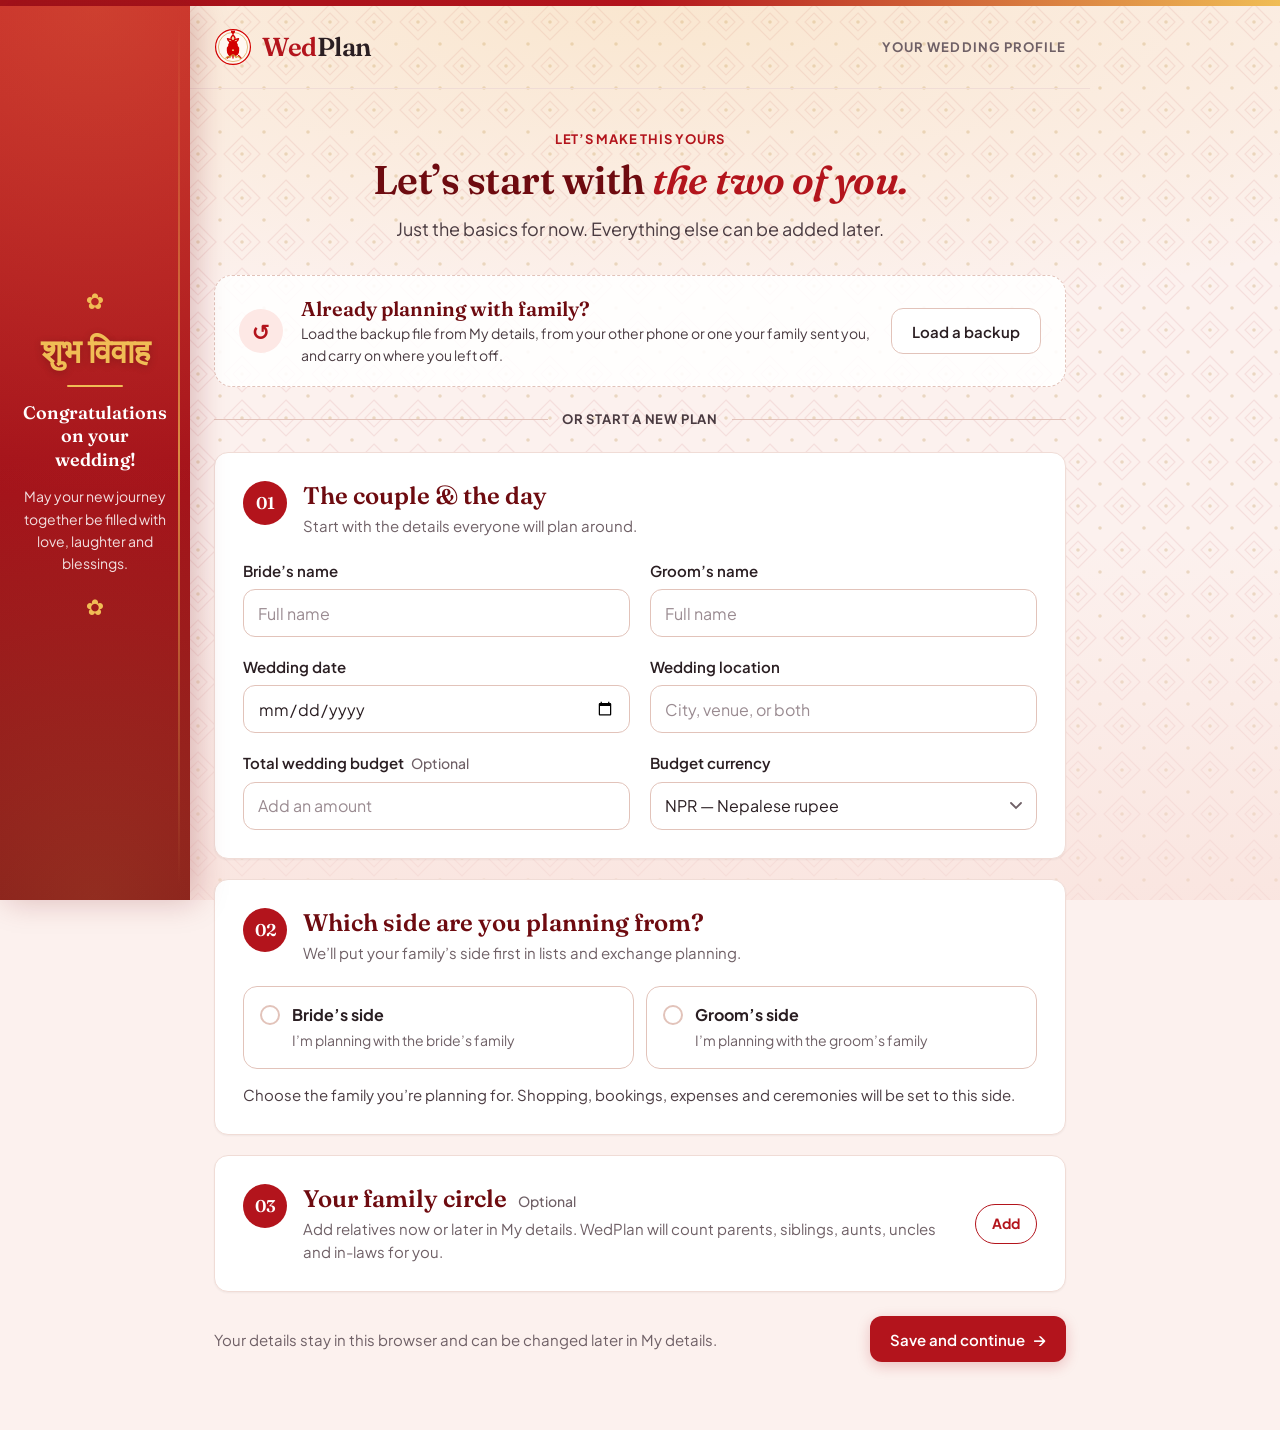
<file: pages/settings.html>
<!doctype html>
<html lang="en">
<head>
  <meta charset="utf-8">
  <meta name="viewport" content="width=device-width, initial-scale=1, viewport-fit=cover">
  <meta name="theme-color" content="#a3121a">
  <meta name="description" content="WedPlan brings your Nepali wedding plans, people, and traditions together.">
  <title>My details — WedPlan</title>
  <link rel="icon" type="image/svg+xml" href="../assets/icons/wedplan-mark.svg">
  <link rel="preconnect" href="https://fonts.googleapis.com">
  <link rel="preconnect" href="https://fonts.gstatic.com" crossorigin>
  <link href="https://fonts.googleapis.com/css2?family=Fraunces:opsz,wght@9..144,500;9..144,600&family=Plus+Jakarta+Sans:wght@400;500;600;700&display=swap" rel="stylesheet">
  <link rel="stylesheet" href="../css/style.css">
  <script src="../js/storage.js" defer></script>
  <script src="../js/nepali.js" defer></script>
  <script src="../js/app.js" defer></script>
  <script src="../js/settings.js" defer></script>
</head>
<body data-page="settings" data-root="../">
  <a class="skip-link" href="#main">Skip to content</a>
  <div class="app-shell">
    <aside class="sidebar" id="sidebar" aria-label="Main navigation">
      <a class="brand" href="../index.html" aria-label="WedPlan overview"><img class="brand-mark" src="../assets/icons/wedplan-mark.svg" alt=""><span class="brand-name">Wed<span>Plan</span></span></a>
      <nav class="sidebar-nav">
        <div class="nav-list">
          <a class="nav-link" href="../index.html"><svg class="nav-icon" viewBox="0 0 24 24" aria-hidden="true" focusable="false"><path d="M3 10.5 12 3l9 7.5"/><path d="M5 9.5V21h14V9.5"/><path d="M10 21v-6h4v6"/></svg><span>Overview</span></a>
          <a class="nav-link" href="../pages/events.html"><svg class="nav-icon" viewBox="0 0 24 24" aria-hidden="true" focusable="false"><rect x="3" y="4" width="18" height="17" rx="2"/><path d="M16 2v4M8 2v4M3 10h18"/><path d="M12 13.5c.8-1 2.6-.6 2.6.8 0 1.3-2.6 2.7-2.6 2.7s-2.6-1.4-2.6-2.7c0-1.4 1.8-1.8 2.6-.8Z"/></svg><span>Ceremonies</span></a>
          <a class="nav-link" href="../pages/tasks.html"><svg class="nav-icon" viewBox="0 0 24 24" aria-hidden="true" focusable="false"><path d="m3 6 2 2 3.5-3.5"/><path d="m3 13 2 2 3.5-3.5"/><path d="M12 7h9M12 14h9M12 20h9"/><path d="M4 20h4"/></svg><span>Tasks</span><span class="nav-count" data-nav-count="tasks" hidden></span></a>
          <a class="nav-link" href="../pages/guests.html"><svg class="nav-icon" viewBox="0 0 24 24" aria-hidden="true" focusable="false"><path d="M16 21v-2a4 4 0 0 0-4-4H6a4 4 0 0 0-4 4v2"/><circle cx="9" cy="7" r="4"/><path d="M22 21v-2a4 4 0 0 0-3-3.87M16 3.13a4 4 0 0 1 0 7.75"/></svg><span>Guests</span></a>
          <a class="nav-link" href="../pages/budget.html"><svg class="nav-icon" viewBox="0 0 24 24" aria-hidden="true" focusable="false"><path d="M20 12V8H6a2 2 0 0 1 0-4h12v4"/><path d="M4 6v12a2 2 0 0 0 2 2h14v-4"/><path d="M18 12a2 2 0 0 0 0 4h4v-4Z"/></svg><span>Budget</span></a>
          <a class="nav-link" href="../pages/shopping.html"><svg class="nav-icon" viewBox="0 0 24 24" aria-hidden="true" focusable="false"><path d="M6 2 3 6v14a2 2 0 0 0 2 2h14a2 2 0 0 0 2-2V6l-3-4Z"/><path d="M3 6h18"/><path d="M16 10a4 4 0 0 1-8 0"/></svg><span>Shopping</span><span class="nav-count" data-nav-count="shopping" hidden></span></a>
          <a class="nav-link" href="../pages/bookings.html"><svg class="nav-icon" viewBox="0 0 24 24" aria-hidden="true" focusable="false"><rect x="2" y="7" width="20" height="14" rx="2"/><path d="M16 21V5a2 2 0 0 0-2-2h-4a2 2 0 0 0-2 2v16"/></svg><span>Bookings</span><span class="nav-count" data-nav-count="bookings" hidden></span></a>
          <a class="nav-link" href="../pages/helpers.html"><svg class="nav-icon" viewBox="0 0 24 24" aria-hidden="true" focusable="false"><circle cx="9" cy="7" r="4"/><path d="M2 21v-2a5 5 0 0 1 5-5h4"/><path d="m15 18 2 2 5-5"/></svg><span>Helpers</span><span class="nav-count" data-nav-count="helpers" hidden></span></a>
        </div>
      </nav>
      <div class="sidebar-bottom">
        <a class="nav-link active" href="../pages/settings.html" aria-current="page"><svg class="nav-icon" viewBox="0 0 24 24" aria-hidden="true" focusable="false"><rect x="3" y="4" width="18" height="16" rx="2"/><circle cx="9" cy="11" r="2.5"/><path d="M5.5 17c.6-1.8 2-2.8 3.5-2.8s2.9 1 3.5 2.8M15 10h3M15 14h3"/></svg><span>My details</span></a>
        <div class="profile"><div class="avatar" data-profile-avatar>W</div><div><strong data-couple-names>Bride &amp; Groom</strong><small data-wedding-date-short>Our wedding</small></div></div>
      </div>
    </aside>
    <main class="main-content" id="main">
      <header class="topbar">
        <button class="menu-button" id="menu-button" type="button" aria-label="Open navigation" aria-expanded="false"><svg class="icon" viewBox="0 0 24 24" aria-hidden="true" focusable="false"><path d="M4 6h16M4 12h16M4 18h16"/></svg></button>
        <div class="breadcrumb"><a href="../index.html">Our wedding</a><span class="crumb-divider" aria-hidden="true">/</span><strong>My details</strong></div>
        <div class="topbar-actions">
          <a class="icon-button" id="reminder-button" href="../index.html#attention" aria-label="Reminders"><svg class="icon" viewBox="0 0 24 24" aria-hidden="true" focusable="false"><path d="M6 8a6 6 0 0 1 12 0c0 7 3 9 3 9H3s3-2 3-9"/><path d="M10.3 21a1.94 1.94 0 0 0 3.4 0"/></svg><i hidden></i></a>
          <div class="avatar small" data-profile-avatar>W</div>
        </div>
      </header>
      <div class="page-wrap">
        <section class="page-header">
          <div class="page-title">
            <span class="page-icon"><svg class="icon" viewBox="0 0 24 24" aria-hidden="true" focusable="false"><rect x="3" y="4" width="18" height="16" rx="2"/><circle cx="9" cy="11" r="2.5"/><path d="M5.5 17c.6-1.8 2-2.8 3.5-2.8s2.9 1 3.5 2.8M15 10h3M15 14h3"/></svg></span>
            <div><p class="page-tagline">Make WedPlan feel like yours</p><h1>My details</h1><p class="welcome-copy">Your wedding details, family circle, and saved data.</p></div>
          </div><a class="primary-button" href="setup.html"><svg class="icon" viewBox="0 0 24 24" aria-hidden="true" focusable="false"><path d="M12 20h9"/><path d="M16.5 3.5a2.1 2.1 0 0 1 3 3L7 19l-4 1 1-4Z"/></svg>Edit profile</a>
        </section>
        <div id="settings"></div>
        <footer class="page-footer"><span>Made for the moments that matter <span class="footer-heart" aria-hidden="true">♥</span></span><span>WedPlan <span class="footer-divider">·</span> Your wedding, together</span></footer>
      </div>
    </main>
  </div>
  <div class="toast" id="toast" role="status" aria-live="polite"></div>
  <div class="scrim" id="scrim"></div>
</body>
</html>
</file>
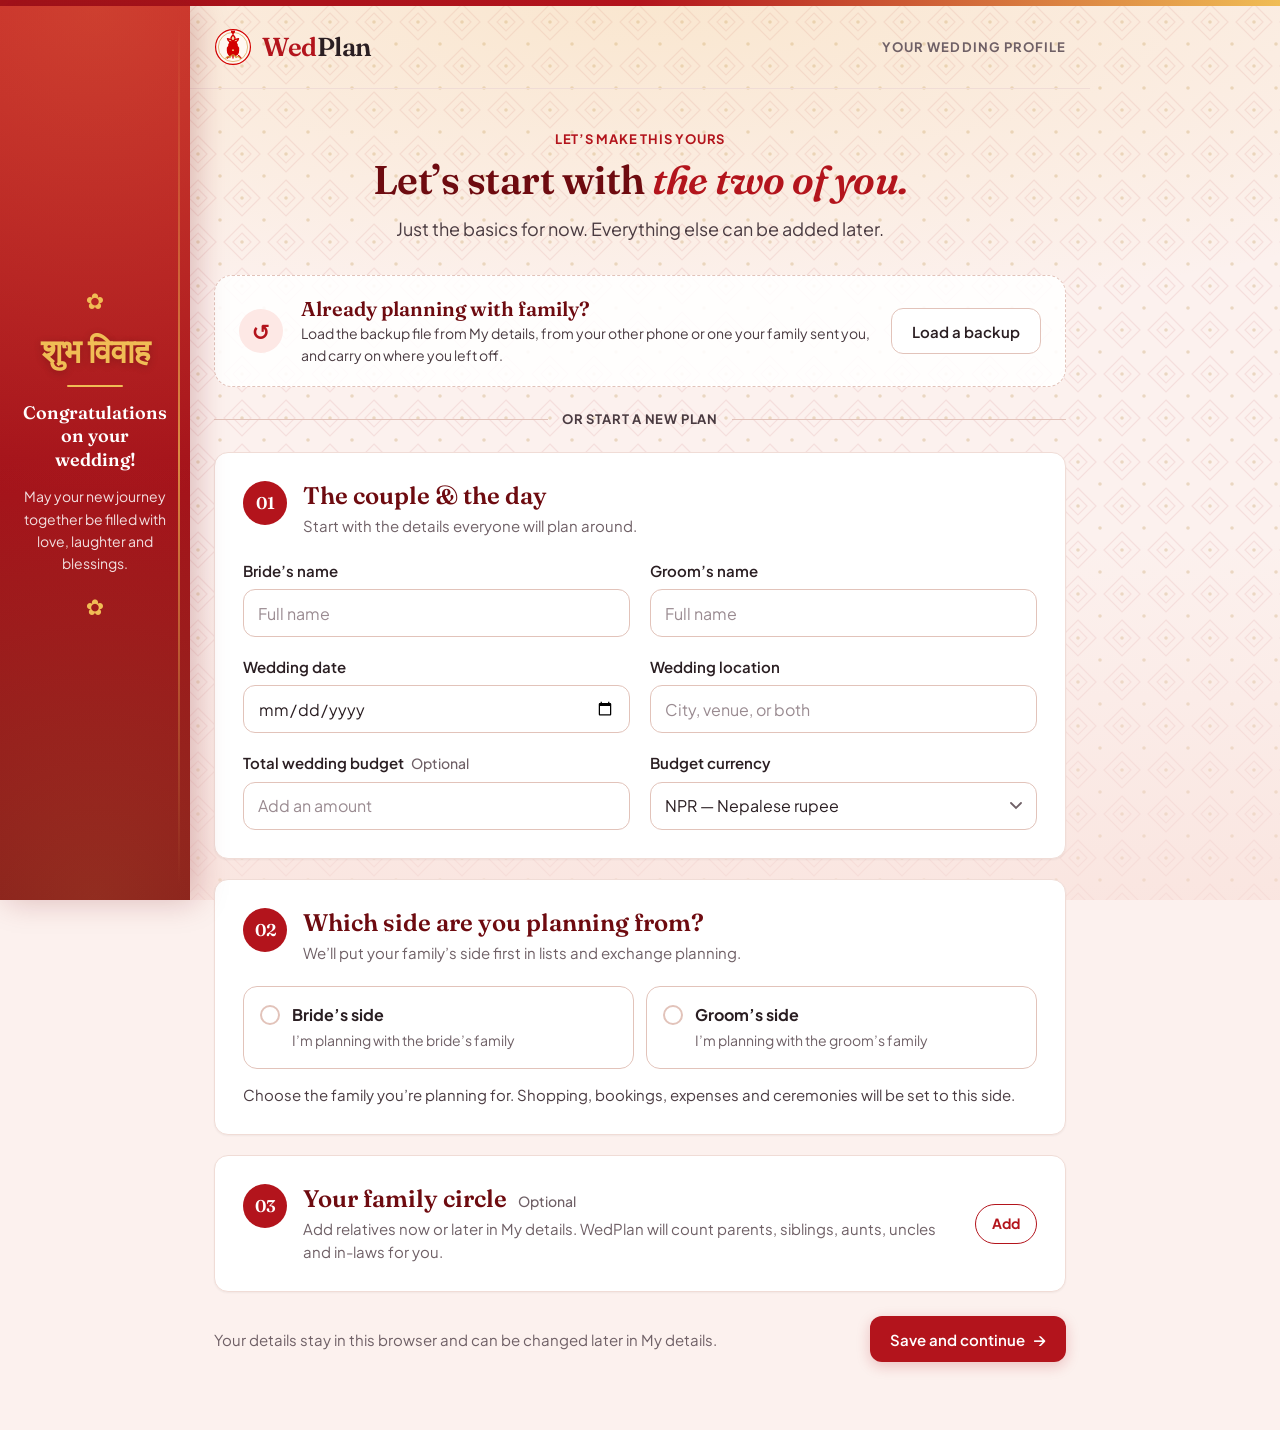
<file: pages/setup.html>
<!doctype html>
<html lang="en">
<head>
  <meta charset="utf-8">
  <meta name="viewport" content="width=device-width, initial-scale=1, viewport-fit=cover">
  <meta name="theme-color" content="#a3121a">
  <link rel="icon" type="image/svg+xml" href="../assets/icons/wedplan-mark.svg">
  <title>Set up your wedding — WedPlan</title>
  <link rel="preconnect" href="https://fonts.googleapis.com">
  <link rel="preconnect" href="https://fonts.gstatic.com" crossorigin>
  <link href="https://fonts.googleapis.com/css2?family=Fraunces:opsz,wght@9..144,500;9..144,600&family=Plus+Jakarta+Sans:wght@400;500;600;700&display=swap" rel="stylesheet">
  <link rel="stylesheet" href="../css/style.css">
  <script src="../js/storage.js" defer></script>
  <script src="../js/nepali.js" defer></script>
  <script src="../js/setup.js" defer></script>
</head>
<body class="setup-page">
  <aside class="setup-greeting" aria-label="Congratulations">
    <span class="greeting-ornament" aria-hidden="true">✿</span>
    <p class="greeting-nepali" lang="ne">शुभ विवाह</p>
    <span class="greeting-rule" aria-hidden="true"></span>
    <p class="greeting-title">Congratulations on your wedding!</p>
    <p class="greeting-wish">May your new journey together be filled with love, laughter and blessings.</p>
    <span class="greeting-ornament" aria-hidden="true">✿</span>
  </aside>
  <header class="setup-header">
    <a class="brand" href="../index.html" aria-label="WedPlan"><img class="brand-mark" src="../assets/icons/wedplan-mark.svg" alt=""><span class="brand-name">Wed<span>Plan</span></span></a>
    <span class="setup-step">YOUR WEDDING PROFILE</span>
  </header>
  <main class="setup-wrap">
    <section class="setup-intro"><p class="greeting-ribbon"><span lang="ne">शुभ विवाह</span> · Congratulations on your wedding!</p><p class="eyebrow">LET’S MAKE THIS YOURS</p><h1>Let’s start with <em>the two of you.</em></h1><p>Just the basics for now. Everything else can be added later.</p></section>
    <section class="setup-restore" id="setup-restore" aria-labelledby="restore-title">
      <span class="setup-restore-icon" aria-hidden="true">↺</span>
      <div class="setup-restore-copy"><h2 id="restore-title">Already planning with family?</h2><p>Load the backup file from My details, from your other phone or one your family sent you, and carry on where you left off.</p><p class="setup-restore-error" id="restore-error" role="alert" hidden></p></div>
      <label class="secondary-button file-button">Load a backup<input type="file" id="restore-file" accept="application/json,.json" hidden></label>
    </section>
    <p class="setup-or" id="setup-or"><span>or start a new plan</span></p>
    <form id="profile-form" class="setup-form">
      <section class="setup-card">
        <div class="setup-card-heading"><span class="setup-number">01</span><div><h2>The couple & the day</h2><p>Start with the details everyone will plan around.</p></div></div>
        <div class="setup-fields">
          <label class="setup-field">Bride’s name<input id="bride-name" name="brideName" required maxlength="80" autocomplete="given-name" placeholder="Full name"></label>
          <label class="setup-field">Groom’s name<input id="groom-name" name="groomName" required maxlength="80" autocomplete="given-name" placeholder="Full name"></label>
          <label class="setup-field">Wedding date<input id="wedding-date" name="weddingDate" type="date" required></label>
          <label class="setup-field">Wedding location<input id="wedding-location" name="location" required maxlength="120" placeholder="City, venue, or both"></label>
          <label class="setup-field">Total wedding budget <span class="optional-label">Optional</span><input id="wedding-budget" name="budget" type="number" min="0" step="1" placeholder="Add an amount"></label>
          <label class="setup-field">Budget currency<select id="budget-currency" name="currency"><option value="NPR">NPR — Nepalese rupee</option><option value="INR">INR — Indian rupee</option><option value="USD">USD — US dollar</option></select></label>
        </div>
      </section>
      <section class="setup-card">
        <div class="setup-card-heading"><span class="setup-number">02</span><div><h2>Which side are you planning from?</h2><p>We’ll put your family’s side first in lists and exchange planning.</p></div></div>
        <div class="side-choices" role="radiogroup" aria-label="Planning side">
          <label><input type="radio" name="planningSide" value="bride" required><span><strong>Bride’s side</strong><small>I’m planning with the bride’s family</small></span></label>
          <label><input type="radio" name="planningSide" value="groom"><span><strong>Groom’s side</strong><small>I’m planning with the groom’s family</small></span></label>
        </div>
        <p class="side-guidance" id="side-guidance">Choose the family you’re planning for. Shopping, bookings, expenses and ceremonies will be set to this side.</p>
      </section>
      <details class="setup-card family-setup-card" id="family">
        <summary class="setup-card-heading"><span class="setup-number">03</span><div><h2>Your family circle <span class="optional-label">Optional</span></h2><p>Add relatives now or later in My details. WedPlan will count parents, siblings, aunts, uncles and in-laws for you.</p></div></summary>
        <div class="family-summary" id="family-summary" aria-live="polite">Add family members to see your family count.</div>
        <div class="family-list" id="family-list"></div>
        <button type="button" class="add-family-button" id="add-family-member">＋ Add a family member</button>
      </details>
      <div class="setup-submit-row"><p>Your details stay in this browser and can be changed later in My details.</p><button class="primary-button" type="submit">Save and continue <span aria-hidden="true">→</span></button></div>
      <p class="setup-error" id="setup-error" role="alert" hidden></p>
    </form>
  </main>
</body>
</html>
</file>
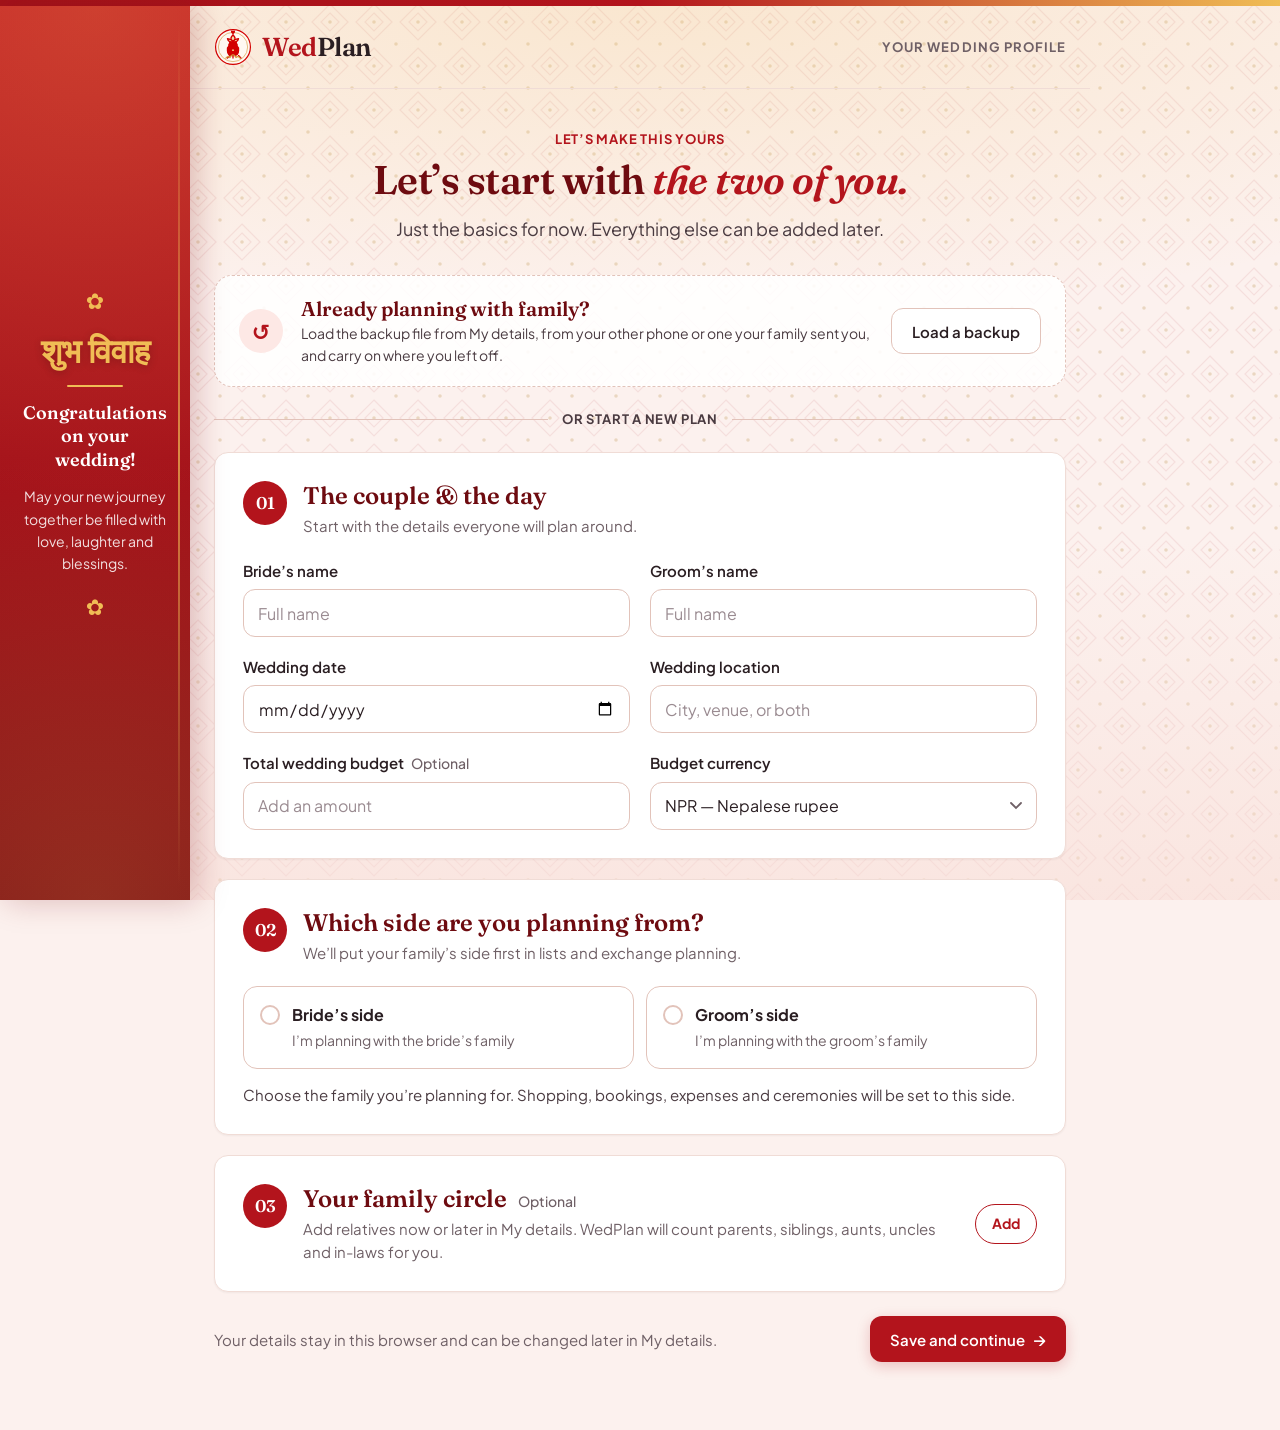
<file: pages/shopping.html>
<!doctype html>
<html lang="en">
<head>
  <meta charset="utf-8">
  <meta name="viewport" content="width=device-width, initial-scale=1, viewport-fit=cover">
  <meta name="theme-color" content="#a3121a">
  <meta name="description" content="WedPlan brings your Nepali wedding plans, people, and traditions together.">
  <title>Shopping — WedPlan</title>
  <link rel="icon" type="image/svg+xml" href="../assets/icons/wedplan-mark.svg">
  <link rel="preconnect" href="https://fonts.googleapis.com">
  <link rel="preconnect" href="https://fonts.gstatic.com" crossorigin>
  <link href="https://fonts.googleapis.com/css2?family=Fraunces:opsz,wght@9..144,500;9..144,600&family=Plus+Jakarta+Sans:wght@400;500;600;700&display=swap" rel="stylesheet">
  <link rel="stylesheet" href="../css/style.css">
  <script src="../js/storage.js" defer></script>
  <script src="../js/nepali.js" defer></script>
  <script src="../js/app.js" defer></script>
  <script src="../js/collection.js" defer></script>
</head>
<body data-page="shopping" data-root="../">
  <a class="skip-link" href="#main">Skip to content</a>
  <div class="app-shell">
    <aside class="sidebar" id="sidebar" aria-label="Main navigation">
      <a class="brand" href="../index.html" aria-label="WedPlan overview"><img class="brand-mark" src="../assets/icons/wedplan-mark.svg" alt=""><span class="brand-name">Wed<span>Plan</span></span></a>
      <nav class="sidebar-nav">
        <div class="nav-list">
          <a class="nav-link" href="../index.html"><svg class="nav-icon" viewBox="0 0 24 24" aria-hidden="true" focusable="false"><path d="M3 10.5 12 3l9 7.5"/><path d="M5 9.5V21h14V9.5"/><path d="M10 21v-6h4v6"/></svg><span>Overview</span></a>
          <a class="nav-link" href="../pages/events.html"><svg class="nav-icon" viewBox="0 0 24 24" aria-hidden="true" focusable="false"><rect x="3" y="4" width="18" height="17" rx="2"/><path d="M16 2v4M8 2v4M3 10h18"/><path d="M12 13.5c.8-1 2.6-.6 2.6.8 0 1.3-2.6 2.7-2.6 2.7s-2.6-1.4-2.6-2.7c0-1.4 1.8-1.8 2.6-.8Z"/></svg><span>Ceremonies</span></a>
          <a class="nav-link" href="../pages/tasks.html"><svg class="nav-icon" viewBox="0 0 24 24" aria-hidden="true" focusable="false"><path d="m3 6 2 2 3.5-3.5"/><path d="m3 13 2 2 3.5-3.5"/><path d="M12 7h9M12 14h9M12 20h9"/><path d="M4 20h4"/></svg><span>Tasks</span><span class="nav-count" data-nav-count="tasks" hidden></span></a>
          <a class="nav-link" href="../pages/guests.html"><svg class="nav-icon" viewBox="0 0 24 24" aria-hidden="true" focusable="false"><path d="M16 21v-2a4 4 0 0 0-4-4H6a4 4 0 0 0-4 4v2"/><circle cx="9" cy="7" r="4"/><path d="M22 21v-2a4 4 0 0 0-3-3.87M16 3.13a4 4 0 0 1 0 7.75"/></svg><span>Guests</span></a>
          <a class="nav-link" href="../pages/budget.html"><svg class="nav-icon" viewBox="0 0 24 24" aria-hidden="true" focusable="false"><path d="M20 12V8H6a2 2 0 0 1 0-4h12v4"/><path d="M4 6v12a2 2 0 0 0 2 2h14v-4"/><path d="M18 12a2 2 0 0 0 0 4h4v-4Z"/></svg><span>Budget</span></a>
          <a class="nav-link active" href="../pages/shopping.html" aria-current="page"><svg class="nav-icon" viewBox="0 0 24 24" aria-hidden="true" focusable="false"><path d="M6 2 3 6v14a2 2 0 0 0 2 2h14a2 2 0 0 0 2-2V6l-3-4Z"/><path d="M3 6h18"/><path d="M16 10a4 4 0 0 1-8 0"/></svg><span>Shopping</span><span class="nav-count" data-nav-count="shopping" hidden></span></a>
          <a class="nav-link" href="../pages/bookings.html"><svg class="nav-icon" viewBox="0 0 24 24" aria-hidden="true" focusable="false"><rect x="2" y="7" width="20" height="14" rx="2"/><path d="M16 21V5a2 2 0 0 0-2-2h-4a2 2 0 0 0-2 2v16"/></svg><span>Bookings</span><span class="nav-count" data-nav-count="bookings" hidden></span></a>
          <a class="nav-link" href="../pages/helpers.html"><svg class="nav-icon" viewBox="0 0 24 24" aria-hidden="true" focusable="false"><circle cx="9" cy="7" r="4"/><path d="M2 21v-2a5 5 0 0 1 5-5h4"/><path d="m15 18 2 2 5-5"/></svg><span>Helpers</span><span class="nav-count" data-nav-count="helpers" hidden></span></a>
        </div>
      </nav>
      <div class="sidebar-bottom">
        <a class="nav-link" href="../pages/settings.html"><svg class="nav-icon" viewBox="0 0 24 24" aria-hidden="true" focusable="false"><rect x="3" y="4" width="18" height="16" rx="2"/><circle cx="9" cy="11" r="2.5"/><path d="M5.5 17c.6-1.8 2-2.8 3.5-2.8s2.9 1 3.5 2.8M15 10h3M15 14h3"/></svg><span>My details</span></a>
        <div class="profile"><div class="avatar" data-profile-avatar>W</div><div><strong data-couple-names>Bride &amp; Groom</strong><small data-wedding-date-short>Our wedding</small></div></div>
      </div>
    </aside>
    <main class="main-content" id="main">
      <header class="topbar">
        <button class="menu-button" id="menu-button" type="button" aria-label="Open navigation" aria-expanded="false"><svg class="icon" viewBox="0 0 24 24" aria-hidden="true" focusable="false"><path d="M4 6h16M4 12h16M4 18h16"/></svg></button>
        <div class="breadcrumb"><a href="../index.html">Our wedding</a><span class="crumb-divider" aria-hidden="true">/</span><strong>Shopping</strong></div>
        <div class="topbar-actions">
          <a class="icon-button" id="reminder-button" href="../index.html#attention" aria-label="Reminders"><svg class="icon" viewBox="0 0 24 24" aria-hidden="true" focusable="false"><path d="M6 8a6 6 0 0 1 12 0c0 7 3 9 3 9H3s3-2 3-9"/><path d="M10.3 21a1.94 1.94 0 0 0 3.4 0"/></svg><i hidden></i></a>
          <div class="avatar small" data-profile-avatar>W</div>
        </div>
      </header>
      <div class="page-wrap">
        <section class="page-header">
          <div class="page-title">
            <span class="page-icon"><svg class="icon" viewBox="0 0 24 24" aria-hidden="true" focusable="false"><path d="M6 2 3 6v14a2 2 0 0 0 2 2h14a2 2 0 0 0 2-2V6l-3-4Z"/><path d="M3 6h18"/><path d="M16 10a4 4 0 0 1-8 0"/></svg></span>
            <div><p class="page-tagline">Buy it, tick it off</p><h1>Shopping</h1><p class="welcome-copy">Everything to buy for each occasion, from Haldi &amp; Mehendi outfits to puja samagri.</p></div>
          </div>
        </section>
        <div id="collection" data-collection="shopping"></div>
        <footer class="page-footer"><span>Made for the moments that matter <span class="footer-heart" aria-hidden="true">♥</span></span><span>WedPlan <span class="footer-divider">·</span> Your wedding, together</span></footer>
      </div>
    </main>
  </div>
  <div class="toast" id="toast" role="status" aria-live="polite"></div>
  <div class="scrim" id="scrim"></div>
</body>
</html>
</file>
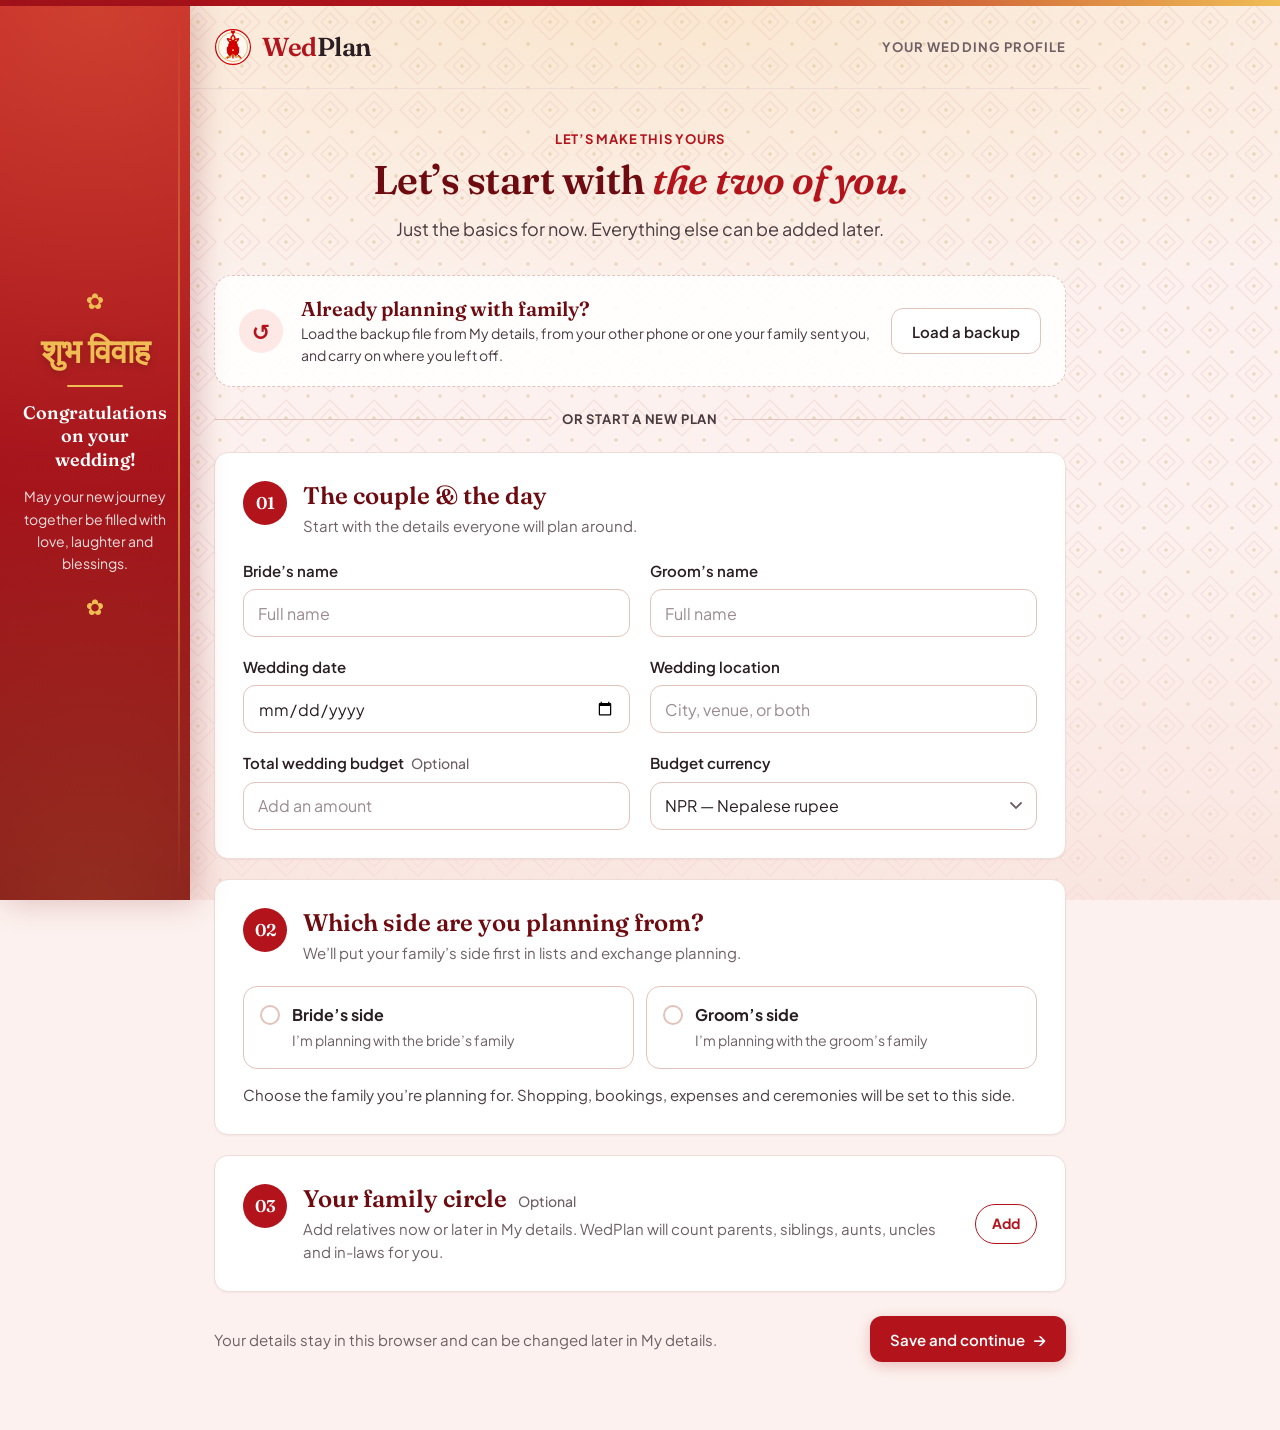
<file: pages/tasks.html>
<!doctype html>
<html lang="en">
<head>
  <meta charset="utf-8">
  <meta name="viewport" content="width=device-width, initial-scale=1, viewport-fit=cover">
  <meta name="theme-color" content="#a3121a">
  <meta name="description" content="WedPlan brings your Nepali wedding plans, people, and traditions together.">
  <title>Tasks — WedPlan</title>
  <link rel="icon" type="image/svg+xml" href="../assets/icons/wedplan-mark.svg">
  <link rel="preconnect" href="https://fonts.googleapis.com">
  <link rel="preconnect" href="https://fonts.gstatic.com" crossorigin>
  <link href="https://fonts.googleapis.com/css2?family=Fraunces:opsz,wght@9..144,500;9..144,600&family=Plus+Jakarta+Sans:wght@400;500;600;700&display=swap" rel="stylesheet">
  <link rel="stylesheet" href="../css/style.css">
  <script src="../js/storage.js" defer></script>
  <script src="../js/nepali.js" defer></script>
  <script src="../js/app.js" defer></script>
  <script src="../js/tasks.js" defer></script>
</head>
<body data-page="tasks" data-root="../">
  <a class="skip-link" href="#main">Skip to content</a>
  <div class="app-shell">
    <aside class="sidebar" id="sidebar" aria-label="Main navigation">
      <a class="brand" href="../index.html" aria-label="WedPlan overview"><img class="brand-mark" src="../assets/icons/wedplan-mark.svg" alt=""><span class="brand-name">Wed<span>Plan</span></span></a>
      <nav class="sidebar-nav">
        <div class="nav-list">
          <a class="nav-link" href="../index.html"><svg class="nav-icon" viewBox="0 0 24 24" aria-hidden="true" focusable="false"><path d="M3 10.5 12 3l9 7.5"/><path d="M5 9.5V21h14V9.5"/><path d="M10 21v-6h4v6"/></svg><span>Overview</span></a>
          <a class="nav-link" href="../pages/events.html"><svg class="nav-icon" viewBox="0 0 24 24" aria-hidden="true" focusable="false"><rect x="3" y="4" width="18" height="17" rx="2"/><path d="M16 2v4M8 2v4M3 10h18"/><path d="M12 13.5c.8-1 2.6-.6 2.6.8 0 1.3-2.6 2.7-2.6 2.7s-2.6-1.4-2.6-2.7c0-1.4 1.8-1.8 2.6-.8Z"/></svg><span>Ceremonies</span></a>
          <a class="nav-link active" href="../pages/tasks.html" aria-current="page"><svg class="nav-icon" viewBox="0 0 24 24" aria-hidden="true" focusable="false"><path d="m3 6 2 2 3.5-3.5"/><path d="m3 13 2 2 3.5-3.5"/><path d="M12 7h9M12 14h9M12 20h9"/><path d="M4 20h4"/></svg><span>Tasks</span><span class="nav-count" data-nav-count="tasks" hidden></span></a>
          <a class="nav-link" href="../pages/guests.html"><svg class="nav-icon" viewBox="0 0 24 24" aria-hidden="true" focusable="false"><path d="M16 21v-2a4 4 0 0 0-4-4H6a4 4 0 0 0-4 4v2"/><circle cx="9" cy="7" r="4"/><path d="M22 21v-2a4 4 0 0 0-3-3.87M16 3.13a4 4 0 0 1 0 7.75"/></svg><span>Guests</span></a>
          <a class="nav-link" href="../pages/budget.html"><svg class="nav-icon" viewBox="0 0 24 24" aria-hidden="true" focusable="false"><path d="M20 12V8H6a2 2 0 0 1 0-4h12v4"/><path d="M4 6v12a2 2 0 0 0 2 2h14v-4"/><path d="M18 12a2 2 0 0 0 0 4h4v-4Z"/></svg><span>Budget</span></a>
          <a class="nav-link" href="../pages/shopping.html"><svg class="nav-icon" viewBox="0 0 24 24" aria-hidden="true" focusable="false"><path d="M6 2 3 6v14a2 2 0 0 0 2 2h14a2 2 0 0 0 2-2V6l-3-4Z"/><path d="M3 6h18"/><path d="M16 10a4 4 0 0 1-8 0"/></svg><span>Shopping</span><span class="nav-count" data-nav-count="shopping" hidden></span></a>
          <a class="nav-link" href="../pages/bookings.html"><svg class="nav-icon" viewBox="0 0 24 24" aria-hidden="true" focusable="false"><rect x="2" y="7" width="20" height="14" rx="2"/><path d="M16 21V5a2 2 0 0 0-2-2h-4a2 2 0 0 0-2 2v16"/></svg><span>Bookings</span><span class="nav-count" data-nav-count="bookings" hidden></span></a>
          <a class="nav-link" href="../pages/helpers.html"><svg class="nav-icon" viewBox="0 0 24 24" aria-hidden="true" focusable="false"><circle cx="9" cy="7" r="4"/><path d="M2 21v-2a5 5 0 0 1 5-5h4"/><path d="m15 18 2 2 5-5"/></svg><span>Helpers</span><span class="nav-count" data-nav-count="helpers" hidden></span></a>
        </div>
      </nav>
      <div class="sidebar-bottom">
        <a class="nav-link" href="../pages/settings.html"><svg class="nav-icon" viewBox="0 0 24 24" aria-hidden="true" focusable="false"><rect x="3" y="4" width="18" height="16" rx="2"/><circle cx="9" cy="11" r="2.5"/><path d="M5.5 17c.6-1.8 2-2.8 3.5-2.8s2.9 1 3.5 2.8M15 10h3M15 14h3"/></svg><span>My details</span></a>
        <div class="profile"><div class="avatar" data-profile-avatar>W</div><div><strong data-couple-names>Bride &amp; Groom</strong><small data-wedding-date-short>Our wedding</small></div></div>
      </div>
    </aside>
    <main class="main-content" id="main">
      <header class="topbar">
        <button class="menu-button" id="menu-button" type="button" aria-label="Open navigation" aria-expanded="false"><svg class="icon" viewBox="0 0 24 24" aria-hidden="true" focusable="false"><path d="M4 6h16M4 12h16M4 18h16"/></svg></button>
        <div class="breadcrumb"><a href="../index.html">Our wedding</a><span class="crumb-divider" aria-hidden="true">/</span><strong>Tasks</strong></div>
        <div class="topbar-actions">
          <a class="icon-button" id="reminder-button" href="../index.html#attention" aria-label="Reminders"><svg class="icon" viewBox="0 0 24 24" aria-hidden="true" focusable="false"><path d="M6 8a6 6 0 0 1 12 0c0 7 3 9 3 9H3s3-2 3-9"/><path d="M10.3 21a1.94 1.94 0 0 0 3.4 0"/></svg><i hidden></i></a>
          <div class="avatar small" data-profile-avatar>W</div>
        </div>
      </header>
      <div class="page-wrap">
        <section class="page-header">
          <div class="page-title">
            <span class="page-icon"><svg class="icon" viewBox="0 0 24 24" aria-hidden="true" focusable="false"><path d="m3 6 2 2 3.5-3.5"/><path d="m3 13 2 2 3.5-3.5"/><path d="M12 7h9M12 14h9M12 20h9"/><path d="M4 20h4"/></svg></span>
            <div><p class="page-tagline">One step at a time, together</p><h1>Tasks</h1><p class="welcome-copy">See what’s next and who’s helping make it happen.</p></div>
          </div><button class="primary-button" id="open-task-form" type="button"><span>＋</span> Add new task</button>
        </section>
        <section class="task-manager">
  <div class="task-manager-heading"><div><p class="eyebrow">YOUR SHARED TO-DO LIST</p><h2>Small steps add up.</h2><p>Keep track of what needs doing and who’s taking care of it.</p></div></div>
  <section class="task-form-card" id="task-form-wrap" hidden>
    <div class="task-form-heading"><div><p class="eyebrow" id="form-eyebrow">NEW TASK</p><h3 id="form-title">Add a task</h3></div><button class="close-form" id="close-task-form" type="button" aria-label="Close task form">×</button></div>
    <form id="task-form">
      <input id="task-id" type="hidden">
      <label class="field full">Task name<input id="task-name" name="title" maxlength="90" required placeholder="e.g. Confirm the ceremony flowers"></label>
      <label class="field">Due date<input id="task-due" name="dueDate" type="date"></label>
      <label class="field">Responsible person<input id="task-assignee" name="assignee" maxlength="60" placeholder="Who’s taking this on?"></label>
      <details class="more-fields" id="task-more"><summary>More details <span class="optional-label">priority, notes</span></summary><div class="more-fields-grid">
      <label class="field">Priority<select id="task-priority" name="priority"><option value="normal">Normal</option><option value="high">High</option><option value="low">Low</option></select></label>
      <label class="field full">Notes <span class="optional-label">Optional</span><textarea id="task-notes" name="notes" rows="3" maxlength="400" placeholder="Add helpful details"></textarea></label>
      </div></details>
      <div class="form-actions"><button class="secondary-button" id="cancel-task" type="button">Cancel</button><button class="primary-button" type="submit" id="save-task">Save task</button></div>
    </form>
  </section>
  <div class="task-list-card"><div class="task-list-toolbar"><div><strong id="task-count">Your tasks</strong><span class="task-count-note" id="task-count-note"></span></div><label class="task-filter-label">Show<select id="task-filter"><option value="all">All tasks</option><option value="open">To do</option><option value="completed">Completed</option></select></label></div><div class="managed-task-list" id="managed-task-list"></div></div>
</section>
        <footer class="page-footer"><span>Made for the moments that matter <span class="footer-heart" aria-hidden="true">♥</span></span><span>WedPlan <span class="footer-divider">·</span> Your wedding, together</span></footer>
      </div>
    </main>
  </div>
  <div class="toast" id="toast" role="status" aria-live="polite"></div>
  <div class="scrim" id="scrim"></div>
</body>
</html>
</file>
<file: css/style.css>
/* =========================================================================
   WedPlan — one stylesheet for the whole site
   1. Design tokens       5. Overview (dashboard)   9. Settings
   2. Base                6. Lists & forms          10. Setup page
   3. App shell           7. Shopping & ceremonies  11. Responsive
   4. Shared components   8. Reports                12. Start guide, Nepali
                                                       touches, Undo, petals
   ========================================================================= */

/* ---------- 1. Design tokens ---------- */
:root {
  /* Colour */
  --bg: #fcf1ee;
  --surface: #ffffff;
  --surface-soft: #fbebe7;
  --blush: #f8dcd5;
  --line: #f0dcd6;
  --line-strong: #e2c3ba;

  --ink: #2a1e22;          /* headings and main text */
  --ink-2: #4a3b41;        /* secondary text */
  --muted: #6f6066;        /* helper text — still 5:1 contrast on white */

  --brand: #b3141c;        /* sindoor red */
  --brand-dark: #8d0f15;
  --brand-soft: #fde8e5;
  --maroon: #6e0b10;       /* headings */
  --red-deep: #a3121a;     /* sidebar and banner */
  --gold-bright: #f0bd55;  /* highlights on red */
  --gold: #a87720;
  --gold-soft: #f8eedb;
  --green: #2f6b3a;
  --green-soft: #e5f1e6;
  --amber: #8a5a0b;
  --amber-soft: #fbf0da;

  /* Type */
  --font-body: 'Plus Jakarta Sans', system-ui, -apple-system, 'Segoe UI', sans-serif;
  --font-display: 'Fraunces', Georgia, serif;
  --text-xs: 13px;
  --text-sm: 14px;
  --text-md: 16px;
  --text-lg: 18px;

  /* Shape */
  --radius-sm: 10px;
  --radius: 14px;
  --radius-lg: 20px;
  --shadow-sm: 0 1px 2px rgba(42, 30, 34, .05);
  --shadow: 0 1px 2px rgba(42, 30, 34, .04), 0 6px 20px rgba(42, 30, 34, .06);
  --focus: 0 0 0 3px rgba(179, 20, 28, .25);

  --sidebar: 272px;
}

/* ---------- 2. Base ---------- */
*, *::before, *::after { box-sizing: border-box; }
html { -webkit-text-size-adjust: 100%; scroll-padding-top: 84px; }
body {
  margin: 0;
  background: var(--bg);
  min-height: 100vh;
  color: var(--ink);
  font: 400 var(--text-md)/1.55 var(--font-body);
  -webkit-font-smoothing: antialiased;
}
h1, h2, h3 { margin: 0; color: var(--ink); line-height: 1.2; }
p { margin: 0; }
a { color: inherit; text-decoration: none; }
button, input, select, textarea { font: inherit; color: inherit; }
button { cursor: pointer; }
img { max-width: 100%; }
:focus-visible { outline: none; box-shadow: var(--focus); border-radius: 8px; }
[hidden] { display: none !important; }

.icon { width: 20px; height: 20px; flex: 0 0 auto; fill: none; stroke: currentColor; stroke-width: 1.8; stroke-linecap: round; stroke-linejoin: round; }

.skip-link { position: absolute; left: 16px; top: -60px; z-index: 50; background: var(--ink); color: #fff; padding: 10px 16px; border-radius: var(--radius-sm); }
.skip-link:focus { top: 16px; }

/* ---------- 3. App shell ---------- */
.sidebar {
  position: fixed; inset: 0 auto 0 0; z-index: 20;
  width: var(--sidebar);
  display: flex; flex-direction: column;
  padding: 24px 16px 18px;
  background: var(--surface);
  border-right: 1px solid var(--line);
  overflow-y: auto;
}
.brand { display: flex; align-items: center; gap: 10px; padding: 0 10px; margin-bottom: 26px; }
.brand-mark { width: 38px; height: 38px; }
.brand-name { font: 600 26px/1 var(--font-display); color: var(--brand); letter-spacing: -.5px; }
.brand-name span { color: var(--ink); }

.sidebar-nav { display: grid; gap: 4px; }
.nav-label { margin: 16px 12px 6px; font-size: 12px; font-weight: 700; letter-spacing: .08em; text-transform: uppercase; color: var(--muted); }
.nav-list { display: grid; gap: 2px; }
.nav-link {
  display: flex; align-items: center; gap: 12px;
  min-height: 44px; padding: 0 12px;
  border-radius: var(--radius-sm);
  font-size: 15px; font-weight: 500; color: var(--ink-2);
  transition: background .15s, color .15s;
}
.nav-link:hover { background: var(--surface-soft); color: var(--ink); }
.nav-link.active { background: var(--brand-soft); color: var(--brand); font-weight: 700; }
.nav-icon { width: 20px; height: 20px; flex: 0 0 auto; fill: none; stroke: currentColor; stroke-width: 1.8; stroke-linecap: round; stroke-linejoin: round; }
.nav-count { margin-left: auto; min-width: 24px; padding: 1px 8px; border-radius: 20px; background: var(--surface-soft); color: var(--ink-2); font-size: 12px; font-weight: 700; text-align: center; }
.nav-link.active .nav-count { background: var(--brand); color: #fff; }

.sidebar-bottom { margin-top: auto; padding-top: 16px; display: grid; gap: 10px; }
.profile { display: flex; align-items: center; gap: 12px; padding: 14px 10px 0; border-top: 1px solid var(--line); }
.profile strong, .profile small { display: block; }
.profile strong { font-size: var(--text-sm); color: var(--ink); line-height: 1.3; }
.profile small { font-size: var(--text-xs); color: var(--muted); }
.avatar { width: 38px; height: 38px; flex: 0 0 auto; border-radius: 50%; display: grid; place-items: center; background: var(--blush); color: var(--brand); font: 600 16px var(--font-display); }
.avatar.small { width: 36px; height: 36px; }

.main-content { margin-left: var(--sidebar); min-height: 100vh; }
.topbar {
  position: sticky; top: 0; z-index: 10;
  height: 64px; padding: 0 40px;
  display: flex; align-items: center; justify-content: space-between; gap: 12px;
  background: rgba(252, 241, 238, .92);
  -webkit-backdrop-filter: blur(8px); backdrop-filter: blur(8px);
  border-bottom: 1px solid var(--line);
}
.breadcrumb { display: flex; align-items: center; gap: 10px; font-size: var(--text-sm); color: var(--muted); min-width: 0; }
.breadcrumb a:hover { color: var(--brand); }
.breadcrumb strong { color: var(--ink); font-weight: 600; white-space: nowrap; overflow: hidden; text-overflow: ellipsis; }
.crumb-divider { color: var(--line-strong); }
.topbar-actions { display: flex; align-items: center; gap: 12px; }
.icon-button, .menu-button {
  position: relative; display: grid; place-items: center;
  width: 42px; height: 42px; padding: 0;
  border: 1px solid transparent; border-radius: 12px; background: none; color: var(--ink-2);
}
.icon-button:hover, .menu-button:hover { background: var(--surface); border-color: var(--line); color: var(--brand); }
.icon-button .icon, .menu-button .icon { width: 22px; height: 22px; }
.icon-button i { position: absolute; top: 9px; right: 10px; width: 9px; height: 9px; border-radius: 50%; background: var(--brand); border: 2px solid var(--bg); }
.menu-button { display: none; }

.page-wrap { max-width: 1120px; margin: 0 auto; padding: 36px 40px 28px; }

.page-header { display: flex; align-items: flex-start; justify-content: space-between; gap: 20px; margin-bottom: 28px; }
.page-title { display: flex; gap: 16px; align-items: flex-start; min-width: 0; }
.page-icon { flex: 0 0 auto; width: 52px; height: 52px; border-radius: 16px; display: grid; place-items: center; background: var(--brand-soft); color: var(--brand); }
.page-icon .icon { width: 26px; height: 26px; }
.page-tagline { font: italic 500 var(--text-sm) var(--font-display); color: var(--brand); margin-bottom: 2px; }
.page-header h1 { font: 600 36px/1.15 var(--font-display); letter-spacing: -.5px; }
.page-header h1 em { font-style: italic; color: var(--brand); }
.welcome-copy { margin-top: 8px; max-width: 620px; font-size: var(--text-md); color: var(--muted); }
.page-header .primary-button { flex: 0 0 auto; margin-top: 6px; }

.page-footer { display: flex; justify-content: space-between; gap: 12px; flex-wrap: wrap; margin-top: 40px; padding-top: 20px; border-top: 1px solid var(--line); font-size: var(--text-xs); color: var(--muted); }
.footer-heart { color: var(--brand); margin-left: 4px; }
.footer-divider { margin: 0 6px; }

.toast {
  position: fixed; left: 50%; bottom: 24px; z-index: 60;
  transform: translate(-50%, 16px); opacity: 0; pointer-events: none;
  max-width: calc(100% - 32px);
  padding: 13px 20px; border-radius: 12px;
  background: var(--ink); color: #fff; font-size: var(--text-sm); font-weight: 500;
  box-shadow: 0 10px 30px rgba(42, 30, 34, .25);
  transition: opacity .2s, transform .2s;
}
.toast.show { opacity: 1; transform: translate(-50%, 0); }
.scrim { display: none; }

/* ---------- 4. Shared components ---------- */
.primary-button, .secondary-button {
  display: inline-flex; align-items: center; justify-content: center; gap: 8px;
  min-height: 46px; padding: 0 20px;
  border-radius: 12px;
  font-size: 15px; font-weight: 600; line-height: 1; white-space: nowrap;
  transition: background .15s, border-color .15s, transform .15s, box-shadow .15s;
}
.primary-button { border: 0; background: var(--brand); color: #fff; box-shadow: 0 4px 14px rgba(179, 20, 28, .22); }
.primary-button:hover { background: var(--brand-dark); transform: translateY(-1px); }
.primary-button .icon { width: 18px; height: 18px; stroke-width: 2.2; }
.primary-button > span[aria-hidden], .primary-button > span:first-child:not(:only-child) { font-size: 18px; font-weight: 500; }
.secondary-button { border: 1px solid var(--line-strong); background: var(--surface); color: var(--ink); }
.secondary-button:hover { border-color: var(--brand); color: var(--brand); }
.text-button, .panel-link {
  display: inline-flex; align-items: center; gap: 6px;
  padding: 8px 0; border: 0; background: none;
  font-size: 15px; font-weight: 600; color: var(--brand);
}
.text-button:hover, .panel-link:hover { color: var(--brand-dark); text-decoration: underline; text-underline-offset: 3px; }

.eyebrow { font-size: var(--text-xs); font-weight: 700; letter-spacing: .06em; text-transform: uppercase; color: var(--brand); }

.panel, .stat-card, .record-card, .task-form-card, .task-list-card, .ceremony-picker, .budget-card, .family-column, .section-placeholder, .setup-card {
  background: var(--surface);
  border: 1px solid var(--line);
  border-radius: var(--radius);
  box-shadow: var(--shadow-sm);
}

.status-pill {
  display: inline-flex; align-items: center;
  padding: 3px 10px; margin-left: 8px; vertical-align: 2px;
  border-radius: 20px; background: var(--surface-soft); color: var(--ink-2);
  font: 600 12px/1.4 var(--font-body);
}
.status-pill.status-confirmed, .status-pill.status-paid, .status-pill.status-bought, .status-pill.status-booked,
.status-pill.status-done, .status-pill.status-given, .status-pill.status-received, .status-pill.status-ready { background: var(--green-soft); color: var(--green); }
.status-pill.status-due, .status-pill.status-declined { background: var(--brand-soft); color: var(--brand-dark); }
.status-pill.status-sent, .status-pill.status-ordered, .status-pill.status-contacted { background: var(--amber-soft); color: var(--amber); }

.priority { margin-left: auto; padding: 3px 10px; border-radius: 20px; font-size: 12px; font-weight: 700; text-transform: capitalize; letter-spacing: .02em; }
.priority.high { background: var(--brand-soft); color: var(--brand-dark); }
.priority.normal { background: var(--gold-soft); color: var(--amber); }
.priority.low { background: var(--green-soft); color: var(--green); }

.journey-track { height: 8px; border-radius: 8px; background: var(--surface-soft); overflow: hidden; }
.journey-track span { display: block; height: 100%; border-radius: 8px; background: var(--brand); transition: width .3s; }

.tasks-empty { padding: 40px 20px; text-align: center; color: var(--muted); }
.tasks-empty > span { font-size: 26px; color: var(--brand); }
.tasks-empty strong { display: block; margin: 6px 0 4px; font: 600 20px var(--font-display); color: var(--ink); }
.tasks-empty p { font-size: 15px; }
.dashboard-empty-task { padding: 16px; border-radius: var(--radius-sm); background: var(--surface-soft); font-size: 15px; color: var(--ink-2); }

/* ---------- 5. Overview (dashboard) ---------- */
.wedding-banner {
  position: relative; overflow: hidden;
  display: flex; align-items: center;
  min-height: 260px; padding: 32px 36px; margin-bottom: 36px;
  border-radius: var(--radius-lg); background: var(--blush);
}
.banner-copy { position: relative; z-index: 2; max-width: 360px; }
.banner-kicker { font-size: var(--text-xs); font-weight: 700; letter-spacing: .08em; text-transform: uppercase; color: var(--brand); }
.banner-copy h2 { margin: 10px 0 8px; font: 600 30px/1.15 var(--font-display); color: var(--ink); letter-spacing: -.3px; }
.banner-copy > p:not([class]) { font-size: var(--text-md); color: var(--ink-2); }
.banner-date { display: flex; flex-wrap: wrap; align-items: center; gap: 6px 8px; margin-top: 18px; font-size: 15px; font-weight: 600; color: var(--ink); }
.banner-date .icon { width: 18px; height: 18px; color: var(--brand); }
.banner-date .icon + span + .icon { margin-left: 8px; }
.countdown {
  position: absolute; z-index: 3; top: 50%; left: 52%; transform: translate(-50%, -50%);
  display: grid; justify-items: center;
  padding: 18px 26px; border-radius: 18px;
  background: rgba(255, 255, 255, .9);
  -webkit-backdrop-filter: blur(6px); backdrop-filter: blur(6px);
  box-shadow: 0 10px 30px rgba(110, 30, 40, .14);
  color: var(--brand); text-align: center;
}
.countdown strong { font: 600 56px/1 var(--font-display); }
.countdown span { margin-top: 4px; font-size: var(--text-sm); font-weight: 600; color: var(--ink-2); }
.banner-photo { position: absolute; top: 0; right: 0; width: 48%; height: 100%; margin: 0; }
.banner-photo img { display: block; width: 100%; height: 100%; object-fit: cover; object-position: 55% 50%; }
.banner-photo::before { content: ""; position: absolute; inset: 0; z-index: 1; background: linear-gradient(90deg, var(--red-deep) 0%, rgba(163, 18, 26, .75) 16%, rgba(163, 18, 26, 0) 45%); }

.section-heading { display: flex; align-items: baseline; justify-content: space-between; flex-wrap: wrap; gap: 4px 16px; margin: 0 0 14px; }
.section-heading h2 { font: 600 24px var(--font-display); }
.section-heading p { flex: 1 1 100%; order: 2; font-size: 15px; color: var(--muted); }

.content-grid { display: grid; grid-template-columns: 1fr 1fr; gap: 18px; margin-bottom: 36px; }
.focus-grid { grid-template-columns: 1.15fr .85fr; }
.panel { padding: 22px 24px; }
.panel-heading { display: flex; align-items: center; gap: 10px; margin-bottom: 14px; }
.panel-heading h3 { font: 600 20px var(--font-display); }
.panel-icon { width: 22px; height: 22px; fill: none; stroke: var(--brand); stroke-width: 1.8; stroke-linecap: round; stroke-linejoin: round; }
.attention-panel { border-color: #efcfc9; background: linear-gradient(180deg, #fff8f6, var(--surface) 120px); }
.panel-link { margin-top: 8px; }
.panel-note { margin-top: 10px; font-size: var(--text-sm); color: var(--muted); }

.stats-grid { display: grid; grid-template-columns: repeat(3, minmax(0, 1fr)); gap: 18px; margin-bottom: 36px; }
.stat-card { display: block; padding: 20px 22px; transition: border-color .15s, box-shadow .15s, transform .15s; }
.stat-card:hover { border-color: var(--line-strong); box-shadow: var(--shadow); transform: translateY(-2px); }
.stat-top { display: flex; align-items: center; gap: 10px; }
.stat-icon { width: 38px; height: 38px; border-radius: 12px; display: grid; place-items: center; }
.stat-icon .icon { width: 20px; height: 20px; }
.stat-icon.plum { background: var(--brand-soft); color: var(--brand); }
.stat-icon.rose { background: #f4e6f0; color: #8a2f6a; }
.stat-icon.gold { background: var(--gold-soft); color: var(--gold); }
.stat-label { font-size: 15px; font-weight: 600; color: var(--ink-2); }
.stat-value { margin: 14px 0 4px; font: 600 32px/1.1 var(--font-display); color: var(--ink); }
.stat-value small { font: 500 15px var(--font-body); color: var(--muted); }
.stat-value.negative { color: var(--brand); }
.stat-foot { font-size: var(--text-sm); color: var(--muted); }

.task-list { display: grid; }
.task-row { position: relative; display: flex; align-items: center; gap: 14px; min-height: 64px; padding: 10px 4px; border-top: 1px solid var(--line); cursor: pointer; }
.task-row:first-child { border-top: 0; }
.task-row input { position: absolute; opacity: 0; width: 22px; height: 22px; cursor: pointer; }
.task-check { flex: 0 0 auto; width: 22px; height: 22px; border: 2px solid var(--line-strong); border-radius: 7px; display: grid; place-items: center; transition: all .15s; }
.task-row:hover .task-check { border-color: var(--brand); }
.task-row input:focus-visible + .task-check { box-shadow: var(--focus); }
.task-row input:checked + .task-check { background: var(--brand); border-color: var(--brand); }
.task-row input:checked + .task-check::after { content: "✓"; font-size: 14px; color: #fff; }
.task-text { min-width: 0; }
.task-text strong { display: block; font-size: 15px; font-weight: 600; color: var(--ink); }
.task-text small { display: block; margin-top: 2px; font-size: var(--text-sm); color: var(--muted); }
.task-bullet { margin: 0 4px; }

.focus-progress { display: flex; align-items: center; gap: 20px; padding: 4px 0 18px; }
.progress-ring { position: relative; flex: 0 0 auto; width: 104px; height: 104px; border-radius: 50%; display: grid; place-items: center; background: conic-gradient(var(--brand) 0 0%, var(--surface-soft) 0% 100%); }
.progress-ring::before { content: ""; position: absolute; inset: 9px; border-radius: 50%; background: var(--surface); }
.ring-inner { position: relative; display: grid; text-align: center; }
.ring-inner strong { font: 600 24px/1 var(--font-display); color: var(--ink); }
.ring-inner small { font-size: 12px; font-weight: 600; color: var(--muted); }
.focus-copy strong { font: 600 19px var(--font-display); color: var(--ink); }
.focus-copy p { margin-top: 6px; font-size: 15px; color: var(--muted); }
.focus-foot { display: flex; justify-content: space-between; font-size: var(--text-sm); font-weight: 600; color: var(--ink-2); }
.focus-panel .journey-track { margin-top: 8px; }

.progress-overview { display: grid; gap: 18px; margin-bottom: 36px; }
.progress-summary { display: flex; align-items: center; gap: 22px; }
.progress-grid { grid-template-columns: repeat(4, minmax(0, 1fr)); margin-bottom: 0; }
.progress-card .stat-value { margin-top: 8px; }
.progress-card .journey-track { display: block; margin: 10px 0 8px; }
.progress-card.is-over .stat-value, .progress-card.is-over .stat-foot { color: var(--brand-dark); }
.progress-card.is-over .journey-track span { background: var(--brand-dark); }

.record-list.compact { gap: 10px; }
.record-card.mini { padding: 14px 16px; box-shadow: none; gap: 12px; }
.record-card.mini:hover { border-color: var(--line-strong); background: var(--surface-soft); }
.days-badge { flex: 0 0 auto; padding: 4px 12px; border-radius: 20px; background: var(--brand-soft); color: var(--brand-dark); font-size: var(--text-sm); font-weight: 700; }
.attention-icon { flex: 0 0 auto; width: 32px; height: 32px; border-radius: 50%; display: grid; place-items: center; background: var(--surface-soft); color: var(--ink-2); font-size: 15px; font-weight: 800; }
.attention-warning { border-color: #efcfc9; }
.attention-warning .attention-icon { background: var(--brand); color: #fff; }
.attention-soon .attention-icon { background: var(--amber-soft); color: var(--amber); }

/* ---------- 6. Lists & forms ---------- */
.collection-page, .task-manager, .family-manager { display: grid; gap: 16px; }
.collection-heading, .task-manager-heading {
  display: flex; align-items: center; justify-content: space-between; gap: 16px;
  padding: 0 0 16px; border-bottom: 1px solid var(--line);
}
.collection-heading .eyebrow, .task-manager-heading .eyebrow { margin-bottom: 4px; }
.collection-heading h2, .task-manager-heading h2 { font: 600 26px var(--font-display); }
.collection-heading p:not(.eyebrow), .task-manager-heading p:not(.eyebrow) { margin-top: 4px; font-size: 15px; color: var(--muted); }

.collection-toolbar, .task-list-toolbar {
  display: flex; align-items: center; justify-content: space-between; gap: 12px; flex-wrap: wrap;
  font-size: var(--text-sm); font-weight: 600; color: var(--ink-2);
}
.collection-toolbar { padding: 4px 0; }
.toolbar-filters { display: flex; flex-wrap: wrap; gap: 10px 16px; }
.collection-toolbar label, .task-filter-label { display: flex; align-items: center; gap: 8px; }
.collection-toolbar select, .task-filter-label select {
  min-height: 40px; padding: 0 34px 0 12px;
  border: 1px solid var(--line-strong); border-radius: var(--radius-sm);
  background: var(--surface) url("data:image/svg+xml,%3Csvg xmlns='http://www.w3.org/2000/svg' width='12' height='8' viewBox='0 0 12 8'%3E%3Cpath d='M1 1l5 5 5-5' fill='none' stroke='%236f6066' stroke-width='1.8' stroke-linecap='round'/%3E%3C/svg%3E") no-repeat right 12px center;
  -webkit-appearance: none; appearance: none;
  font-size: var(--text-sm); font-weight: 500; color: var(--ink);
}

.record-list { display: grid; gap: 10px; }
.record-card { display: flex; align-items: center; gap: 16px; padding: 18px 20px; transition: border-color .15s; }
.record-card:hover { border-color: var(--line-strong); }
.record-card-main { flex: 1; min-width: 0; }
.record-card-main > strong { font-size: var(--text-md); font-weight: 700; color: var(--ink); }
.record-card-main > p { margin-top: 4px; font-size: var(--text-sm); color: var(--muted); overflow-wrap: anywhere; }
.record-card-main > p.record-notes { color: var(--ink-2); }
.record-actions, .task-actions { display: flex; gap: 6px; flex: 0 0 auto; }
.record-actions button, .record-actions a, .task-actions button {
  display: inline-flex; align-items: center; text-decoration: none;
  min-height: 38px; padding: 0 14px;
  border: 1px solid var(--line); border-radius: var(--radius-sm); background: var(--surface);
  font-size: var(--text-sm); font-weight: 600; color: var(--ink-2);
}
.record-actions button:hover, .task-actions button:hover { border-color: var(--line-strong); color: var(--ink); }
.record-actions .delete-action:hover, .task-actions .delete-action:hover { border-color: #e7b9b5; background: var(--brand-soft); color: var(--brand-dark); }
.record-card.is-done .record-card-main > strong, .managed-task.completed .managed-task-main > strong { color: var(--muted); text-decoration: line-through; text-decoration-color: var(--line-strong); }

.task-toggle {
  flex: 0 0 auto; width: 26px; height: 26px; padding: 0;
  display: grid; place-items: center;
  border: 2px solid var(--line-strong); border-radius: 8px; background: var(--surface);
  color: #fff; font-size: 15px; font-weight: 700;
}
.task-toggle:hover { border-color: var(--brand); }
.task-toggle.checked { background: var(--brand); border-color: var(--brand); }

.task-list-card { overflow: hidden; }
.task-list-toolbar { padding: 14px 20px; border-bottom: 1px solid var(--line); }
.task-list-toolbar strong { font-size: var(--text-md); color: var(--ink); }
.task-count-note { margin-left: 6px; font-weight: 500; color: var(--muted); }
.managed-task { display: flex; align-items: center; gap: 14px; padding: 16px 20px; border-bottom: 1px solid var(--line); }
.managed-task:last-child { border-bottom: 0; }
.managed-task-main { flex: 1; min-width: 0; }
.managed-task-main > strong { font-size: var(--text-md); font-weight: 700; }
.managed-task-main > p { margin: 4px 0 0; font-size: var(--text-sm); color: var(--ink-2); }
.managed-task-meta { display: flex; flex-wrap: wrap; align-items: center; gap: 8px; margin-top: 6px; font-size: var(--text-sm); color: var(--muted); }
.managed-task-meta .priority { margin-left: 0; }

.task-form-card { padding: 24px; border-color: #ead2cc; box-shadow: var(--shadow); }
.task-form-heading { display: flex; justify-content: space-between; align-items: flex-start; gap: 12px; margin-bottom: 18px; }
.task-form-heading .eyebrow { margin-bottom: 4px; }
.task-form-heading h3 { font: 600 22px var(--font-display); }
.close-form { width: 40px; height: 40px; border: 0; border-radius: 10px; background: var(--surface-soft); font-size: 22px; line-height: 1; color: var(--ink-2); }
.close-form:hover { background: var(--brand-soft); color: var(--brand); }
.task-form-card form { display: grid; grid-template-columns: repeat(2, minmax(0, 1fr)); gap: 16px 18px; }

.field, .setup-field { display: block; font-size: 15px; font-weight: 600; color: var(--ink); }
.field.full { grid-column: 1 / -1; }
.optional-label { font-weight: 500; font-size: var(--text-sm); color: var(--muted); }
.field input, .field select, .field textarea,
.setup-field input, .setup-field select {
  display: block; width: 100%; min-width: 0; min-height: 48px; margin-top: 7px; padding: 0 14px;
  border: 1.5px solid var(--line-strong); border-radius: 12px;
  background: var(--surface); color: var(--ink);
  font: 400 var(--text-md) var(--font-body);
  transition: border-color .15s, box-shadow .15s;
}
.field textarea { min-height: 96px; padding: 12px 14px; resize: vertical; line-height: 1.5; }
.field select, .setup-field select {
  padding-right: 40px; -webkit-appearance: none; appearance: none;
  background: var(--surface) url("data:image/svg+xml,%3Csvg xmlns='http://www.w3.org/2000/svg' width='12' height='8' viewBox='0 0 12 8'%3E%3Cpath d='M1 1l5 5 5-5' fill='none' stroke='%236f6066' stroke-width='1.8' stroke-linecap='round'/%3E%3C/svg%3E") no-repeat right 14px center;
}
.field input::placeholder, .field textarea::placeholder, .setup-field input::placeholder { color: #9a8b91; }
.field input:hover, .field select:hover, .field textarea:hover, .setup-field input:hover, .setup-field select:hover { border-color: #c9b6ab; }
.field input:focus, .field select:focus, .field textarea:focus, .setup-field input:focus, .setup-field select:focus { outline: none; border-color: var(--brand); box-shadow: var(--focus); }
.form-actions { grid-column: 1 / -1; display: flex; justify-content: flex-end; flex-wrap: wrap; gap: 10px; margin-top: 4px; }

.budget-cards { display: grid; grid-template-columns: repeat(3, minmax(0, 1fr)); gap: 16px; margin-bottom: 28px; }
.budget-card { padding: 20px 22px; }
.budget-card span { display: block; font-size: var(--text-sm); font-weight: 600; color: var(--ink-2); }
.budget-card strong { display: block; margin: 8px 0 4px; font: 600 30px/1.1 var(--font-display); color: var(--ink); }
.budget-card small { display: block; font-size: var(--text-sm); color: var(--muted); }
.budget-card.over-budget { border-color: #efc4be; background: #fff6f4; }
.budget-card.over-budget strong, .budget-card.over-budget span { color: var(--brand-dark); }

/* Responsible person, work status and reminders (Shopping, Bookings) */
.record-card { flex-wrap: wrap; }
.record-card-main > p.work-line { display: flex; flex-wrap: wrap; align-items: center; gap: 8px; margin-top: 6px; }
.work-person { font-weight: 600; color: var(--ink-2); }
.person-chip { display: inline-flex; align-items: center; gap: 4px; padding: 3px 10px; border-radius: 20px; background: var(--amber-soft); border: 1px solid #ecd29a; color: var(--amber); font-size: var(--text-sm); font-weight: 700; }
.record-card.is-assigned { border-left: 4px solid var(--gold-bright); }
.record-card.is-assigned.is-done { border-left-color: var(--green); }
.record-card.is-done .person-chip { background: var(--green-soft); border-color: #bfdcc3; color: var(--green); }
.work-person.unassigned { font-weight: 500; font-style: italic; color: var(--muted); }
.work-flag { padding: 2px 10px; border-radius: 20px; font-size: var(--text-xs); font-weight: 600; }
.work-flag.ok { background: var(--green-soft); color: var(--green); }
.work-flag.stalled { background: var(--brand-soft); color: var(--brand-dark); }
.work-flag.reminded { background: var(--amber-soft); color: var(--amber); }
.record-card.is-stalled { border-color: #efc4be; }
.record-actions .remind-action { border-color: var(--brand); color: var(--brand); font-weight: 600; }
.record-actions .remind-action:hover { background: var(--brand-soft); color: var(--brand-dark); }
.remind-panel { order: 5; flex: 1 0 100%; margin-top: 4px; padding: 16px; border-radius: 12px; background: var(--surface-soft); border: 1px dashed var(--line-strong); }
.remind-title { font-weight: 700; color: var(--ink); }
.remind-message { margin-top: 6px; font-size: var(--text-sm); color: var(--ink-2); line-height: 1.5; }
.remind-actions { display: flex; flex-wrap: wrap; align-items: center; gap: 10px; margin-top: 12px; }
.remind-actions .primary-button, .remind-actions .secondary-button { margin: 0; text-decoration: none; }

/* Notifications panel (opened from the bell) */
.notify-panel { position: fixed; top: 76px; right: 24px; z-index: 40; width: min(400px, calc(100vw - 32px)); max-height: calc(100vh - 100px); overflow-y: auto; padding: 18px 18px 14px; border: 1px solid var(--line); border-radius: 18px; background: var(--surface); box-shadow: 0 18px 50px rgba(42, 30, 34, .18); }
.notify-head { display: flex; align-items: center; justify-content: space-between; gap: 12px; margin-bottom: 6px; }
.notify-head h2 { font: 600 22px var(--font-display); color: var(--ink); }
.notify-subhead { margin: 14px 0 6px; font-size: var(--text-xs); font-weight: 700; letter-spacing: .06em; text-transform: uppercase; color: var(--muted); }
.notify-list { list-style: none; margin: 0; padding: 0; display: grid; gap: 4px; }
.notify-item { display: flex; gap: 12px; align-items: flex-start; padding: 10px; border-radius: 12px; color: var(--ink-2); text-decoration: none; line-height: 1.4; }
.notify-item:hover { background: var(--surface-soft); }
.notify-item.unread { background: var(--brand-soft); }
.notify-item strong { color: var(--ink); font-weight: 700; }
.notify-item small { display: block; margin-top: 2px; font-size: var(--text-xs); color: var(--muted); }
.notify-icon { flex: 0 0 30px; height: 30px; border-radius: 50%; display: grid; place-items: center; font-size: 14px; font-weight: 700; background: var(--surface-soft); color: var(--ink-2); }
.notify-icon.kind-done { background: var(--green-soft); color: var(--green); }
.notify-icon.kind-cost, .notify-icon.kind-reminder { background: var(--amber-soft); color: var(--amber); }
.notify-icon.kind-removed { background: var(--brand-soft); color: var(--brand-dark); }
.attention-warning .notify-icon { background: var(--brand-soft); color: var(--brand-dark); }
.notify-empty { padding: 8px 2px; font-size: var(--text-sm); color: var(--muted); }
.notify-me { display: flex; flex-wrap: wrap; align-items: center; gap: 8px; margin-top: 14px; padding-top: 12px; border-top: 1px solid var(--line); font-size: var(--text-xs); color: var(--muted); }
.notify-me select { padding: 6px 10px; border: 1px solid var(--line-strong); border-radius: 8px; background: var(--surface); font: inherit; font-size: var(--text-sm); color: var(--ink); }
@media (max-width: 640px) { .notify-panel { top: 64px; right: 16px; left: 16px; width: auto; } }

/* Ceremonies: "Things you'll need" (tasks, shopping, bookings for each ceremony) */
.linked-panel { margin: 0 0 20px; padding: 22px 24px; border: 1px solid #efc4be; border-radius: var(--radius-lg); background: linear-gradient(180deg, #fff8f6, var(--surface) 140px); box-shadow: var(--shadow-sm); }
.linked-panel h3 { font: 600 22px var(--font-display); color: var(--ink); }
.linked-intro { margin-top: 4px; font-size: var(--text-sm); color: var(--muted); }
.linked-ceremony { padding-top: 16px; margin-top: 16px; border-top: 1px solid var(--line); }
.linked-ceremony h4 { margin-bottom: 10px; font: 600 18px var(--font-display); color: var(--brand-dark); }
.linked-cols { display: grid; grid-template-columns: repeat(auto-fit, minmax(200px, 1fr)); gap: 14px; }
.linked-col { margin: 0; padding: 12px 14px; border: 1px solid var(--line); border-radius: var(--radius); background: var(--surface); }
.linked-col legend { padding: 0 6px; font-size: var(--text-xs); font-weight: 700; letter-spacing: .06em; text-transform: uppercase; color: var(--ink-2); }
.linked-option { display: flex; align-items: flex-start; gap: 10px; padding: 6px 0; font-size: var(--text-sm); color: var(--ink); cursor: pointer; }
.linked-option input { margin-top: 3px; accent-color: var(--brand); width: 16px; height: 16px; flex: 0 0 auto; }
.linked-option small { display: block; font-size: var(--text-xs); color: var(--green); }
.linked-option.is-added { color: var(--muted); cursor: default; }
.linked-panel .form-actions { margin-top: 18px; }

/* Budget: all costs list, highest first */
.cost-list { margin-bottom: 28px; }
.cost-list-head { display: flex; align-items: flex-end; justify-content: space-between; gap: 12px; flex-wrap: wrap; margin-bottom: 12px; }
.cost-list-head h3 { font: 600 20px var(--font-display); }
.cost-list-head > span { font-size: var(--text-sm); font-weight: 600; color: var(--ink-2); }
.cost-rows { list-style: none; margin: 0; padding: 0; }
.cost-row { display: flex; flex-wrap: wrap; align-items: center; justify-content: space-between; gap: 10px 16px; padding: 12px 0; border-top: 1px solid var(--line); }
.cost-row-main { flex: 1 1 220px; min-width: 0; }
.cost-row-main > strong { font-weight: 700; color: var(--ink); overflow-wrap: anywhere; }
.cost-row-main > p { display: flex; flex-wrap: wrap; align-items: center; gap: 8px; margin-top: 4px; font-size: var(--text-sm); color: var(--muted); }
.cost-source { font-weight: 600; color: var(--brand); }
a.cost-source:hover { text-decoration: underline; text-underline-offset: 2px; }
.cost-row-amount { flex: 0 0 auto; text-align: right; }
.cost-row .record-actions { margin-left: 4px; }
.cost-row-amount span { display: block; margin-top: 4px; }
.cost-row-amount .amount-input span { display: inline; margin: 0; }
.cost-subhead { margin: 18px 0 4px; }
/* Inline cost box on list rows */
.amount-input { display: inline-flex; align-items: center; gap: 6px; flex: 0 0 auto; padding: 0 10px; height: 40px; border: 1px solid var(--line-strong); border-radius: 10px; background: var(--surface); transition: border-color .15s, box-shadow .15s; }
.amount-input:hover { border-color: #c9b6ab; }
.amount-input:focus-within { border-color: var(--brand); box-shadow: var(--focus); }
.amount-input span { font-size: var(--text-xs); font-weight: 600; color: var(--muted); }
.amount-input input { width: 110px; border: 0; outline: none; background: transparent; font: 600 var(--text-md) var(--font-body); color: var(--ink); text-align: right; font-variant-numeric: tabular-nums; }
.amount-input input::placeholder { font-weight: 500; color: #9a8b91; }
@media (max-width: 640px) { .record-card { flex-wrap: wrap; } .record-card .amount-wrap { order: 3; } .record-card .record-actions { order: 4; margin-left: auto; } .record-card .cost-ask { order: 5; } }
.collection-page + .cost-list { margin-top: 28px; }
@media (max-width: 640px) { .cost-row { flex-wrap: wrap; } .cost-row .record-actions { margin-left: auto; } }
.cost-row-amount strong { display: block; font-weight: 700; color: var(--ink); font-variant-numeric: tabular-nums; }
.cost-row-amount span { font-size: var(--text-xs); color: var(--muted); }

/* ---------- 7. Shopping groups & suggestion pickers ---------- */
.ceremony-picker { padding: 0 20px; background: var(--surface-soft); border-style: dashed; border-color: var(--line-strong); box-shadow: none; }
.ceremony-picker[open] { background: var(--surface); border-style: solid; padding-bottom: 20px; }
.ceremony-picker summary { display: flex; align-items: center; gap: 14px; padding: 16px 0; list-style: none; cursor: pointer; }
.ceremony-picker summary::-webkit-details-marker { display: none; }
.ceremony-picker summary::before { content: "✿"; flex: 0 0 auto; width: 40px; height: 40px; border-radius: 12px; display: grid; place-items: center; background: var(--brand-soft); color: var(--brand); font-size: 20px; }
.ceremony-picker summary::after { content: "Show"; margin-left: auto; padding: 6px 14px; border-radius: 20px; background: var(--surface); border: 1px solid var(--line-strong); font-size: var(--text-sm); font-weight: 600; color: var(--ink-2); }
.ceremony-picker[open] summary::after { content: "Hide"; }
.ceremony-picker summary span { display: grid; gap: 2px; }
.ceremony-picker summary strong { font-size: var(--text-md); color: var(--ink); }
.ceremony-picker summary small { font-size: var(--text-sm); color: var(--muted); }
.ceremony-picker form { display: grid; gap: 14px; }
.ceremony-options { display: grid; grid-template-columns: repeat(auto-fill, minmax(250px, 1fr)); gap: 10px; }
.ceremony-option { display: flex; align-items: flex-start; gap: 12px; padding: 14px; border: 1.5px solid var(--line); border-radius: 12px; background: var(--surface); cursor: pointer; transition: border-color .15s, background .15s; }
.ceremony-option:hover { border-color: var(--line-strong); }
.ceremony-option:has(input:checked) { border-color: var(--brand); background: var(--brand-soft); }
.ceremony-option input { width: 20px; height: 20px; margin: 1px 0 0; flex: 0 0 auto; accent-color: var(--brand); }
.ceremony-option span { display: grid; gap: 2px; }
.ceremony-option strong { font-size: 15px; color: var(--ink); }
.ceremony-option small { font-size: var(--text-sm); line-height: 1.45; color: var(--muted); }

.occasion-tabs { display: flex; flex-wrap: wrap; gap: 8px; }
.occasion-tab { min-height: 40px; padding: 0 16px; border: 1.5px solid var(--line-strong); border-radius: 22px; background: var(--surface); font-size: var(--text-sm); font-weight: 600; color: var(--ink-2); }
.occasion-tab:hover { border-color: var(--brand); color: var(--brand); }
.occasion-tab.selected { border-color: var(--brand); background: var(--brand); color: #fff; }
.suggestion-group { display: grid; gap: 10px; }
.suggestion-subhead, .record-subhead { margin: 8px 0 0; font-size: var(--text-xs); font-weight: 700; letter-spacing: .06em; text-transform: uppercase; color: var(--ink-2); }
.record-subhead span { display: inline-block; margin-left: 6px; padding: 1px 8px; border-radius: 10px; background: var(--surface); color: var(--ink-2); letter-spacing: 0; }

.record-group { padding: 20px; border: 1px solid var(--line); border-radius: var(--radius-lg); background: var(--surface-soft); }
.record-group + .record-group { margin-top: 8px; }
.record-group-head { display: flex; justify-content: space-between; align-items: baseline; gap: 12px; }
.record-group-head h3 { font: 600 22px var(--font-display); }
.record-group-head span { font-size: var(--text-sm); font-weight: 600; color: var(--ink-2); }
.record-group .journey-track { margin: 10px 0 8px; background: var(--surface); }

/* Ritual checklist inside each ceremony */
.ritual-offer { margin-top: 8px; }
.ritual-offer .text-button { padding: 4px 0; border: 0; background: none; font-size: var(--text-sm); font-weight: 600; color: var(--brand); }
.ritual-list { margin-top: 12px; border: 1px solid var(--line); border-radius: var(--radius-sm); background: var(--surface-soft); }
.ritual-list summary { display: flex; align-items: center; flex-wrap: wrap; gap: 6px 12px; padding: 10px 14px; cursor: pointer; font-size: var(--text-sm); }
.ritual-title { font-weight: 700; color: var(--ink); }
.ritual-count { font-weight: 600; color: var(--ink-2); }
.ritual-count.all-done { color: var(--green); }
.ritual-list .ritual-track { flex: 1 1 80px; max-width: 160px; height: 6px; background: var(--surface); }
.ritual-list ul { list-style: none; margin: 0; padding: 0 14px; display: grid; gap: 2px; }
.ritual-list li { display: flex; align-items: center; gap: 8px; border-top: 1px solid var(--line); }
.ritual-list li label { flex: 1; display: flex; align-items: center; gap: 10px; min-height: 40px; cursor: pointer; font-size: var(--text-sm); color: var(--ink); }
.ritual-list li input { width: 18px; height: 18px; accent-color: var(--brand); }
.ritual-list li.is-done span { color: var(--muted); text-decoration: line-through; }
.ritual-remove { width: 30px; height: 30px; border: 0; border-radius: 50%; background: none; font-size: 18px; color: var(--muted); }
.ritual-remove:hover { background: var(--brand-soft); color: var(--brand-dark); }
.ritual-add { display: flex; gap: 8px; padding: 10px 14px 14px; }
.ritual-add input { flex: 1; min-width: 0; min-height: 38px; padding: 0 12px; border: 1px solid var(--line-strong); border-radius: var(--radius-sm); background: var(--surface); font: inherit; font-size: var(--text-sm); }
.ritual-add .secondary-button { min-height: 38px; }
.record-group .group-add { margin-top: 10px; padding: 8px 0; border: 0; background: none; font-size: 15px; font-weight: 600; color: var(--brand); }
.record-group .group-add:hover { text-decoration: underline; text-underline-offset: 3px; }

/* ---------- 8. Reports ---------- */
.report-grid { display: grid; grid-template-columns: repeat(2, minmax(0, 1fr)); gap: 16px; }
.report-card { align-items: flex-start; }
.report-card .journey-track { margin-top: 12px; max-width: 320px; }
.report-percent { display: block; margin-top: 6px; font-size: var(--text-sm); font-weight: 600; color: var(--ink-2); }

/* ---------- 9. Settings ---------- */
.section-placeholder { display: flex; flex-direction: column; align-items: center; text-align: center; padding: 36px 24px; }
.placeholder-mark { width: 56px; height: 56px; margin-bottom: 14px; border-radius: 50%; display: grid; place-items: center; background: var(--brand-soft); color: var(--brand); font-size: 24px; }
.section-placeholder .eyebrow { margin-bottom: 6px; }
.section-placeholder h2 { font: 600 30px var(--font-display); margin-bottom: 8px; }
.section-placeholder > p:not(.eyebrow) { font-size: var(--text-md); color: var(--ink-2); }
.section-placeholder .placeholder-note { margin-top: 6px; color: var(--muted); }
.family-manager { margin-top: 32px; }
.family-columns { display: grid; grid-template-columns: 1fr 1fr; gap: 16px; }
.family-column { padding: 20px 22px; }
.family-column h3 { display: flex; justify-content: space-between; align-items: baseline; margin-bottom: 12px; font: 600 20px var(--font-display); }
.family-column h3 small { font: 600 var(--text-sm) var(--font-body); color: var(--muted); }
.family-column p { margin-bottom: 8px; font-size: 15px; color: var(--ink-2); }
.family-column p strong { color: var(--ink); }
.family-column .muted { color: var(--muted); }
.data-actions { justify-content: flex-start; }
.file-button { cursor: pointer; }
.secondary-button.delete-action { color: var(--brand-dark); }
.secondary-button.delete-action:hover { background: var(--brand-soft); }

/* ---------- 10. Setup page ---------- */
.setup-page { min-height: 100vh; }
.setup-header { max-width: 900px; margin: 0 auto; padding: 22px 24px; display: flex; align-items: center; justify-content: space-between; gap: 12px; border-bottom: 1px solid var(--line); }
.setup-header .brand { margin: 0; padding: 0; }
.setup-step { font-size: var(--text-xs); font-weight: 700; letter-spacing: .08em; color: var(--muted); }
.setup-wrap { max-width: 900px; margin: 0 auto; padding: 40px 24px 64px; }
.setup-intro { max-width: 620px; margin: 0 auto 32px; text-align: center; }
.setup-intro .eyebrow { margin-bottom: 8px; }
.setup-intro h1 { font: 600 40px/1.15 var(--font-display); letter-spacing: -.5px; }
.setup-intro h1 em { font-style: italic; color: var(--brand); }
.setup-intro > p:last-child { margin-top: 12px; font-size: var(--text-lg); color: var(--ink-2); }
.setup-form { display: grid; gap: 20px; }
.setup-card { padding: 28px; }
.setup-card-heading { display: flex; gap: 16px; align-items: flex-start; margin-bottom: 22px; }
.setup-number { flex: 0 0 auto; width: 44px; height: 44px; border-radius: 50%; display: grid; place-items: center; background: var(--brand); color: #fff; font: 600 17px var(--font-display); }
.setup-card-heading h2 { font: 600 24px var(--font-display); }
.setup-card-heading p { margin-top: 4px; font-size: 15px; color: var(--muted); }
.setup-fields { display: grid; grid-template-columns: repeat(2, minmax(0, 1fr)); gap: 18px 20px; }
.setup-field .optional-label { margin-left: 4px; }

.side-choices { display: grid; grid-template-columns: repeat(2, minmax(0, 1fr)); gap: 12px; }
.side-choices label { position: relative; cursor: pointer; }
.side-choices input { position: absolute; opacity: 0; }
.side-choices label > span { display: block; height: 100%; padding: 16px 16px 16px 48px; border: 1.5px solid var(--line-strong); border-radius: 14px; background: var(--surface); transition: border-color .15s, background .15s; position: relative; }
.side-choices label > span::before { content: ""; position: absolute; left: 16px; top: 18px; width: 20px; height: 20px; border-radius: 50%; border: 2px solid var(--line-strong); background: var(--surface); }
.side-choices label:hover > span { border-color: #c9b6ab; }
.side-choices input:checked + span { border-color: var(--brand); background: var(--brand-soft); }
.side-choices input:checked + span::before { border: 6px solid var(--brand); }
.side-choices input:focus-visible + span { box-shadow: var(--focus); }
.side-choices strong, .side-choices small { display: block; }
.side-choices strong { font-size: var(--text-md); color: var(--ink); }
.side-choices small { margin-top: 2px; font-size: var(--text-sm); color: var(--muted); }
.side-guidance { margin-top: 14px; font-size: 15px; color: var(--ink-2); }

.family-summary { margin-bottom: 16px; padding: 12px 16px; border-radius: 12px; background: var(--surface-soft); font-size: 15px; color: var(--ink-2); }
.family-list { display: grid; gap: 12px; }
.family-member-row { display: grid; grid-template-columns: repeat(4, minmax(0, 1fr)); gap: 14px 12px; align-items: end; padding: 16px; border: 1px solid var(--line); border-radius: 14px; background: var(--bg); }
.family-member-row .setup-field:nth-child(3) { grid-column: span 2; }
.family-member-row .setup-field { font-size: var(--text-sm); }
.family-member-row .other-relation { grid-column: span 2; }
.remove-family-button { grid-column: -2 / -1; justify-self: end; }
.remove-family-button { min-height: 48px; padding: 0 12px; border: 1px solid var(--line); border-radius: 12px; background: var(--surface); font-size: var(--text-sm); font-weight: 600; color: var(--brand-dark); }
.remove-family-button:hover { background: var(--brand-soft); border-color: #e7b9b5; }
.add-family-button { margin-top: 14px; min-height: 48px; padding: 0 18px; border: 1.5px dashed var(--brand); border-radius: 12px; background: var(--surface); font-size: 15px; font-weight: 600; color: var(--brand); }
.add-family-button:hover { background: var(--brand-soft); }
.family-help { margin-top: 12px; font-size: var(--text-sm); color: var(--muted); }
.setup-submit-row { display: flex; align-items: center; justify-content: space-between; gap: 16px; padding: 4px 0; }
.setup-submit-row p { font-size: 15px; color: var(--muted); }
.setup-error { padding: 14px 16px; border: 1px solid #e7b9b5; border-radius: 12px; background: #fff3f1; font-size: 15px; font-weight: 500; color: var(--brand-dark); }

/* ---------- Simpler forms and setup ---------- */
.content-grid.single { grid-template-columns: 1fr; }
.more-fields { grid-column: 1 / -1; border-top: 1px solid var(--line); padding-top: 12px; }
.more-fields > summary { display: inline-flex; align-items: center; gap: 8px; cursor: pointer; padding: 6px 0; font-size: 15px; font-weight: 700; color: var(--brand); list-style: none; }
.more-fields > summary::-webkit-details-marker { display: none; }
.more-fields > summary::before { content: "+"; display: grid; place-items: center; width: 24px; height: 24px; border-radius: 50%; background: var(--brand-soft); font-size: 17px; line-height: 1; }
.more-fields[open] > summary::before { content: "–"; }
.more-fields > summary .optional-label { font-weight: 500; }
.more-fields-grid { display: grid; grid-template-columns: repeat(2, minmax(0, 1fr)); gap: 16px 18px; margin-top: 12px; }
details.setup-card > summary { cursor: pointer; list-style: none; margin-bottom: 0; }
details.setup-card > summary::-webkit-details-marker { display: none; }
details.setup-card[open] > summary { margin-bottom: 22px; }
details.setup-card > summary h2 .optional-label { font: 500 var(--text-sm) var(--font-body); margin-left: 6px; }
details.setup-card > summary::after { content: "Add"; margin-left: auto; align-self: center; padding: 8px 16px; border-radius: 20px; border: 1.5px solid var(--brand); font-size: var(--text-sm); font-weight: 700; color: var(--brand); }
details.setup-card[open] > summary::after { content: "Hide"; border-color: var(--line-strong); color: var(--ink-2); }
@media (max-width: 640px) { .more-fields-grid { grid-template-columns: 1fr; } details.setup-card > summary { flex-wrap: wrap; } }

/* ---------- Red theme ---------- */
h1, h2, h3, .page-header h1, .section-heading h2, .panel-heading h3, .record-group-head h3, .collection-heading h2, .task-manager-heading h2 { color: var(--maroon); }

/* Sidebar: deep red with white text and gold highlights */
.sidebar { background: linear-gradient(180deg, #a3121a 0%, #7a0c12 100%); border-right: 0; color: #fff; }
.sidebar :focus-visible { box-shadow: 0 0 0 3px rgba(255, 255, 255, .7); }
.sidebar .brand-mark { background: #fff; border-radius: 50%; padding: 3px; }
.sidebar .brand-name { color: #fff; }
.sidebar .brand-name span { color: var(--gold-bright); }
.nav-label { color: rgba(255, 255, 255, .62); }
.nav-link { color: rgba(255, 255, 255, .9); }
.nav-link:hover { background: rgba(255, 255, 255, .12); color: #fff; }
.nav-link.active { background: #fff; color: var(--brand); box-shadow: 0 4px 14px rgba(60, 0, 5, .25); }
.nav-count { background: rgba(255, 255, 255, .2); color: #fff; }
.nav-link.active .nav-count { background: var(--brand); color: #fff; }
.sidebar .profile { border-top-color: rgba(255, 255, 255, .2); }
.sidebar .profile strong { color: #fff; }
.sidebar .profile small { color: rgba(255, 255, 255, .72); }
.sidebar .avatar { background: var(--gold-bright); color: var(--maroon); }
.avatar.small { background: var(--brand); color: #fff; }

/* Page titles */
.page-icon { background: var(--brand); color: #fff; box-shadow: 0 6px 16px rgba(179, 20, 28, .25); }

/* Countdown banner: rich red that fades into the photo */
.wedding-banner { background: radial-gradient(circle at 0% 0%, #c41c25 0%, var(--red-deep) 55%); }
.banner-kicker { color: var(--gold-bright); }
.banner-copy h2 { color: #fff; }
.banner-copy > p:not([class]) { color: rgba(255, 255, 255, .86); }
.banner-date { color: #fff; }
.banner-date .icon { color: var(--gold-bright); }

/* Accents */
.stat-icon.plum, .stat-icon.rose, .stat-icon.gold { background: var(--brand-soft); color: var(--brand); }
.stat-card { border-top: 3px solid var(--brand); }
.attention-panel { border-color: #eab8b1; }
.ceremony-picker summary::before { background: var(--brand); color: #fff; }
.setup-page { border-top: 6px solid var(--brand); border-image: linear-gradient(90deg, var(--red-deep), var(--brand), var(--gold-bright)) 1; }

/* Page background on every screen size: a faint dhaka-cloth pattern (diamonds and gold dots)
   with a soft gold glow at the top. It stays crisp at any size and keeps text easy to read. */
body::before {
  content: ""; position: fixed; inset: 0; z-index: -1; pointer-events: none;
  background:
    radial-gradient(130% 55% at 50% 0%, rgba(240, 189, 85, .2) 0%, rgba(252, 241, 238, 0) 65%),
    linear-gradient(180deg, rgba(252, 241, 238, 0) 60%, rgba(248, 220, 213, .55) 100%),
    url("data:image/svg+xml,%3Csvg xmlns='http://www.w3.org/2000/svg' width='44' height='44' viewBox='0 0 44 44'%3E%3Cg fill='none' stroke='%23a3121a' stroke-opacity='.08' stroke-width='1.2'%3E%3Cpath d='M22 4 40 22 22 40 4 22Z'/%3E%3Cpath d='M22 13 31 22 22 31 13 22Z'/%3E%3C/g%3E%3Cg fill='%23a87720' fill-opacity='.22'%3E%3Ccircle cx='22' cy='22' r='1.8'/%3E%3Ccircle cx='0' cy='0' r='1.8'/%3E%3Ccircle cx='44' cy='0' r='1.8'/%3E%3Ccircle cx='0' cy='44' r='1.8'/%3E%3Ccircle cx='44' cy='44' r='1.8'/%3E%3C/g%3E%3C/svg%3E") 0 0 / 44px 44px repeat;
  background-color: var(--bg);
}
.setup-credit { max-width: 900px; margin: -40px auto 0; padding: 0 24px 24px; font-size: var(--text-xs); color: var(--muted); }
.footer-credit a { text-decoration: underline; text-underline-offset: 2px; }

/* Setup page: red congratulations panel in the empty space on the left (wide screens),
   or a small ribbon above the heading on smaller screens */
.setup-greeting { display: none; }
.greeting-ribbon { display: inline-block; margin-bottom: 14px; padding: 6px 16px; border-radius: 20px; background: linear-gradient(90deg, var(--red-deep), var(--brand)); color: #fff; font-size: var(--text-sm); font-weight: 600; box-shadow: 0 6px 16px rgba(179, 20, 28, .25); }
.greeting-ribbon span { color: var(--gold-bright); }
@media (min-width: 1240px) {
  .setup-greeting {
    position: fixed; top: 6px; bottom: 0; left: 0; z-index: 1;
    width: min(calc(16.25vw - 4px), calc(50vw - 450px));
    display: flex; flex-direction: column; align-items: center; justify-content: center; gap: 14px;
    padding: 32px 22px; text-align: center; color: #fff;
    background:
      radial-gradient(circle at 50% 0%, rgba(240, 189, 85, .22), transparent 55%),
      radial-gradient(circle at 50% 100%, rgba(240, 189, 85, .18), transparent 50%),
      linear-gradient(180deg, #c41c25 0%, var(--red-deep) 55%, #7d0d14 100%);
    box-shadow: 6px 0 30px rgba(125, 13, 20, .25);
  }
  .setup-greeting::after { content: ""; position: absolute; top: 14px; bottom: 14px; right: 10px; width: 2px; background: linear-gradient(180deg, transparent, var(--gold-bright), transparent); opacity: .7; }
  .greeting-ornament { font-size: 22px; color: var(--gold-bright); }
  .greeting-nepali { font: 600 clamp(30px, 2.6vw, 44px)/1.2 var(--font-display); color: var(--gold-bright); text-shadow: 0 2px 8px rgba(0, 0, 0, .2); }
  .greeting-rule { width: 56px; height: 2px; background: var(--gold-bright); border-radius: 2px; }
  .greeting-title { font: 600 clamp(18px, 1.4vw, 24px)/1.3 var(--font-display); }
  .greeting-wish { font-size: var(--text-sm); line-height: 1.6; color: rgba(255, 255, 255, .86); }
  .greeting-ribbon { display: none; }
}

/* ---------- 11. Responsive ---------- */
@media (max-width: 1100px) {
  :root { --sidebar: 248px; }
  .topbar { padding: 0 28px; }
  .page-wrap { padding: 32px 28px 24px; }
  .focus-grid { grid-template-columns: 1fr 1fr; }
  .progress-grid { grid-template-columns: repeat(2, minmax(0, 1fr)); }
  .banner-photo { width: 44%; }
  .countdown { left: 56%; }
}

@media (max-width: 900px) {
  .sidebar { width: 280px; transform: translateX(-100%); transition: transform .25s; box-shadow: 10px 0 40px rgba(42, 30, 34, .18); }
  .sidebar.open { transform: translateX(0); }
  .main-content { margin-left: 0; }
  .menu-button { display: grid; }
  .topbar { justify-content: flex-start; padding: 0 20px; }
  .breadcrumb { flex: 1; }
  .scrim.visible { display: block; position: fixed; inset: 0; z-index: 15; background: rgba(42, 30, 34, .4); }
  .content-grid, .focus-grid { grid-template-columns: 1fr; }
  .countdown { left: auto; right: 28px; transform: translateY(-50%); }
  .banner-photo { width: 52%; }
}

@media (max-width: 640px) {
  .topbar { height: 58px; padding: 0 12px; }
  .breadcrumb > a, .breadcrumb .crumb-divider { display: none; }
  .page-wrap { padding: 22px 16px 20px; }

  .page-header { flex-direction: column; gap: 16px; margin-bottom: 22px; }
  .page-title { gap: 12px; }
  .page-icon { width: 44px; height: 44px; border-radius: 14px; }
  .page-icon .icon { width: 22px; height: 22px; }
  .page-header h1 { font-size: 28px; }
  .welcome-copy { font-size: 15px; }
  .page-header .primary-button { width: 100%; margin-top: 0; }

  .wedding-banner.has-photo { flex-direction: column; align-items: stretch; padding: 0; min-height: 0; margin-bottom: 28px; }
  .banner-photo { position: relative; width: 100%; height: 180px; }
  .banner-photo::before { background: linear-gradient(0deg, var(--red-deep) 0%, rgba(163, 18, 26, 0) 55%); }
  /* The red part starts in exactly the colour the photo fades into, so there's no light line where they meet;
     the warm glow sits at the bottom instead of the top-left corner */
  .wedding-banner.has-photo { background: radial-gradient(130% 70% at 0% 100%, #c41c25 0%, rgba(196, 28, 37, 0) 70%), var(--red-deep); }
  .banner-photo img { margin-bottom: -1px; }
  /* Date and place each on their own row, with the icon beside the text (a long BS date used to wrap away from its icon) */
  .banner-date { display: grid; grid-template-columns: 18px 1fr; align-items: center; gap: 8px 10px; }
  .banner-date .icon + span + .icon { margin-left: 0; }
  .has-photo .banner-copy { order: 2; padding: 6px 20px 24px; }
  .banner-copy h2 { font-size: 25px; }
  .countdown { top: 116px; right: 14px; transform: none; padding: 10px 16px; }
  .countdown strong { font-size: 36px; }
  .countdown span { font-size: var(--text-xs); }

  .section-heading h2 { font-size: 22px; }
  .stats-grid, .budget-cards { grid-template-columns: 1fr; gap: 10px; }
  .stat-card { display: grid; grid-template-columns: 1fr auto; align-items: center; column-gap: 12px; padding: 16px 18px; }
  .stat-top { grid-column: 1; }
  .stat-value { grid-column: 2; grid-row: 1 / span 2; margin: 0; font-size: 26px; text-align: right; }
  .stat-foot { grid-column: 1; margin-top: 4px; }
  .budget-card strong { font-size: 26px; }
  .progress-overview { margin-bottom: 28px; gap: 10px; }
  .progress-summary { gap: 16px; }
  .progress-grid { grid-template-columns: 1fr 1fr; }
  .progress-card { display: block; padding: 14px; }
  .progress-card .stat-label { font-size: var(--text-sm); }
  .progress-card .stat-value { margin: 6px 0 0; font-size: 24px; text-align: left; }
  .progress-card .stat-foot { font-size: var(--text-xs); }
  .panel { padding: 18px 16px; }
  .focus-progress { gap: 16px; }
  .progress-ring { width: 88px; height: 88px; }

  .collection-heading, .task-manager-heading { flex-direction: column; align-items: stretch; }
  .collection-heading .primary-button, .task-manager-heading .primary-button { width: 100%; }
  .collection-heading h2, .task-manager-heading h2 { font-size: 23px; }
  .collection-toolbar { align-items: flex-start; flex-direction: column; }
  .toolbar-filters { width: 100%; display: grid; grid-template-columns: 1fr; gap: 8px; }
  .collection-toolbar label { justify-content: space-between; }
  .collection-toolbar select { flex: 1; max-width: 70%; }

  .record-card, .managed-task { flex-wrap: wrap; align-items: flex-start; padding: 16px; gap: 12px; }
  .record-card-main, .managed-task-main { flex: 1 1 calc(100% - 50px); }
  .record-actions, .task-actions { width: 100%; justify-content: flex-end; }
  .record-card.mini { flex-wrap: nowrap; align-items: center; }
  .record-group { padding: 16px 12px; }
  .ceremony-picker { padding: 0 14px; }
  .ceremony-picker[open] { padding-bottom: 14px; }
  .ceremony-options { grid-template-columns: 1fr; }
  .form-actions .primary-button, .form-actions .secondary-button { flex: 1; }

  .task-form-card { padding: 18px 16px; }
  .task-form-card form, .setup-fields, .side-choices, .family-columns, .report-grid { grid-template-columns: 1fr; }
  .task-list-toolbar { padding: 12px 16px; }

  .setup-header { padding: 16px; }
  .setup-wrap { padding: 28px 16px 48px; }
  .setup-intro h1 { font-size: 32px; }
  .setup-intro > p:last-child { font-size: var(--text-md); }
  .setup-card { padding: 20px 16px; }
  .setup-card-heading { gap: 12px; }
  .setup-number { width: 38px; height: 38px; font-size: 15px; }
  .setup-card-heading h2 { font-size: 21px; }
  .family-member-row { grid-template-columns: 1fr 1fr; padding: 14px; }
  .family-member-row .setup-field:nth-child(3), .family-member-row .other-relation { grid-column: 1 / -1; }
  .family-member-row .setup-field:nth-child(1), .family-member-row .setup-field:nth-child(2) { grid-column: span 1; }
  .family-member-row .remove-family-button { grid-column: 1 / -1; justify-self: start; }
  .setup-submit-row { flex-direction: column; align-items: stretch; }
  .setup-submit-row .primary-button { width: 100%; }
  .page-footer > span:nth-child(2) { display: none; }
}

/* ---------- Phones and tablets: bottom tab bar ---------- */
.tab-bar { display: none; }
@media (max-width: 900px) {
  :root { --tab-bar: calc(64px + env(safe-area-inset-bottom, 0px)); }
  .tab-bar {
    position: fixed; left: 0; right: 0; bottom: 0; z-index: 30;
    height: var(--tab-bar); padding: 0 0 env(safe-area-inset-bottom, 0px);
    display: flex;
    border-top: 1px solid var(--line); background: rgba(255, 255, 255, .94);
    -webkit-backdrop-filter: blur(14px); backdrop-filter: blur(14px);
    box-shadow: 0 -6px 24px rgba(110, 11, 16, .07);
  }
  /* Home is pinned on the left; all other pages sit in one row that scrolls sideways */
  .tab-link.tab-home { flex: 0 0 auto; width: 64px; height: 64px; border-right: 1px solid var(--line); }
  .tab-scroll-wrap { position: relative; flex: 1; min-width: 0; }
  .tab-scroll {
    display: flex; height: 64px; padding: 0 4px; overflow-x: auto; overscroll-behavior-x: contain;
    scroll-snap-type: x proximity; scrollbar-width: none;
  }
  .tab-scroll::-webkit-scrollbar { display: none; }
  .tab-bar.more-right .tab-scroll { -webkit-mask-image: linear-gradient(90deg, #000 82%, transparent); mask-image: linear-gradient(90deg, #000 82%, transparent); }
  .tab-bar.more-left .tab-scroll { -webkit-mask-image: linear-gradient(90deg, transparent, #000 18%); mask-image: linear-gradient(90deg, transparent, #000 18%); }
  .tab-bar.more-left.more-right .tab-scroll { -webkit-mask-image: linear-gradient(90deg, transparent, #000 15%, #000 85%, transparent); mask-image: linear-gradient(90deg, transparent, #000 15%, #000 85%, transparent); }
  /* The arrow looks small, but the whole edge strip (full bar height) is the tap target,
     so a tap near it never hits the half-hidden tab behind it (user testing) */
  .tab-arrow {
    position: absolute; top: 0; bottom: 0; z-index: 2; display: none; place-items: center;
    width: 44px; height: 64px; padding: 0; border: 0; cursor: pointer;
    color: var(--brand); font: 700 22px/1 var(--font-body);
    -webkit-tap-highlight-color: transparent;
  }
  .tab-arrow::before {
    content: ""; position: absolute; top: 17px; width: 30px; height: 30px; border-radius: 50%;
    border: 1px solid var(--line); background: var(--surface); box-shadow: 0 2px 8px rgba(110, 11, 16, .15);
  }
  .tab-arrow::after { content: attr(data-arrow); position: relative; margin-top: -2px; }
  .tab-arrow:active::before { background: var(--brand-soft); }
  .tab-arrow-left { left: 0; background: linear-gradient(90deg, rgba(255, 255, 255, .96) 55%, rgba(255, 255, 255, 0)); }
  .tab-arrow-right { right: 0; background: linear-gradient(270deg, rgba(255, 255, 255, .96) 55%, rgba(255, 255, 255, 0)); }
  .tab-bar.more-left .tab-arrow-left, .tab-bar.more-right .tab-arrow-right { display: grid; }
  .tab-link {
    display: flex; flex-direction: column; align-items: center; justify-content: center; gap: 3px;
    flex: 0 0 auto; width: max(calc((100vw - 72px) / 4.5), 64px); scroll-snap-align: start; /* Home + 4½ tabs: the half tab shows there's more */
    padding: 0; border: 0; background: none;
    font-size: 11.5px; font-weight: 600; color: var(--muted);
    -webkit-tap-highlight-color: transparent;
  }
  .tab-icon { position: relative; display: grid; place-items: center; width: 52px; height: 30px; border-radius: 16px; transition: background .15s; }
  .tab-icon .nav-icon { width: 22px; height: 22px; fill: none; stroke: currentColor; stroke-width: 1.8; stroke-linecap: round; stroke-linejoin: round; }
  .tab-link.active { color: var(--brand); }
  .tab-link.active .tab-icon { background: var(--brand-soft); }
  .tab-link:active .tab-icon { background: var(--blush); }
  .tab-link:focus-visible { outline: none; }
  .tab-link:focus-visible .tab-icon { box-shadow: var(--focus); }
  .tab-label { max-width: 100%; overflow: hidden; text-overflow: ellipsis; white-space: nowrap; font-size: 11px; letter-spacing: -.1px; }
  .tab-count { position: absolute; top: -3px; right: 6px; min-width: 18px; height: 18px; padding: 0 5px; border-radius: 9px; background: var(--brand); color: #fff; font: 700 11px/18px var(--font-body); font-style: normal; text-align: center; }

  /* The tab bar replaces the menu button; leave room so nothing hides behind it */
  .has-tab-bar .menu-button { display: none; }
  .has-tab-bar .page-wrap { padding-bottom: calc(var(--tab-bar) + 88px); }
  .has-tab-bar .sidebar { padding-bottom: var(--tab-bar); }
  .has-tab-bar .toast { bottom: calc(var(--tab-bar) + 84px); }
  .has-tab-bar .notify-panel { max-height: calc(100vh - 76px - var(--tab-bar) - 12px); }
}

@media (max-width: 640px) {
  /* Shorter page header: the list's own heading already explains the page */
  body:not([data-page="overview"]) .page-header .welcome-copy { display: none; }
  .page-header { margin-bottom: 18px; }
  .page-header h1 { font-size: 26px; }

  .ritual-add input { font-size: 16px; }
  .has-tab-bar .topbar { padding: 0 16px; }

  /* Summary cards become compact rows (label left, number right) so the list shows sooner */
  .budget-cards { gap: 8px; margin-bottom: 22px; }
  .budget-card { display: grid; grid-template-columns: 1fr auto; align-items: center; column-gap: 12px; padding: 12px 16px; }
  .budget-card span { grid-column: 1; }
  .budget-card small { grid-column: 1; font-size: var(--text-xs); }
  .budget-card strong { grid-column: 2; grid-row: 1 / span 2; margin: 0; font-size: 22px; text-align: right; }
}

@media (prefers-reduced-motion: reduce) {
  *, *::before, *::after { transition: none !important; }
}

/* ---------- 12. Start guide, Nepali touches, Undo toast, petals ---------- */
.visually-hidden { position: absolute; width: 1px; height: 1px; overflow: hidden; clip: rect(0 0 0 0); white-space: nowrap; }

/* Ceremony names in Devanagari (system Devanagari fonts on phones and Macs) */
.np-name { display: block; margin-top: 2px; font: 500 var(--text-sm)/1.4 'Noto Sans Devanagari', 'Kohinoor Devanagari', 'Devanagari Sangam MN', 'Mangal', var(--font-body); color: var(--maroon); }
.ceremony-option .np-name { margin: 0 0 2px; font-size: var(--text-xs); }

/* Toast with an Undo button */
.toast.has-action { width: max-content; display: flex; align-items: center; gap: 14px; padding: 8px 8px 8px 18px; pointer-events: auto; }
.toast-action { min-height: 40px; padding: 0 14px; border: 0; border-radius: 8px; background: rgba(255, 255, 255, .14); color: var(--gold-bright); font: 700 var(--text-sm) var(--font-body); cursor: pointer; white-space: nowrap; }
.toast-action:hover, .toast-action:focus-visible { background: rgba(255, 255, 255, .24); }

/* Start here guide on the Overview: small card, one short row per step */
.start-guide { margin-bottom: 28px; padding: 12px 14px 14px; border-left: 4px solid var(--gold); }
.start-guide-head { display: flex; justify-content: space-between; align-items: center; gap: 8px; margin-bottom: 8px; }
.start-guide-head h2 { font: 600 17px var(--font-display); color: var(--maroon); }
.start-guide-head h2 span { font: 500 var(--text-sm) var(--font-body); color: var(--muted); }
.guide-close { flex: none; width: 36px; height: 36px; margin: -6px -6px -6px 0; border: 0; border-radius: 50%; background: none; color: var(--muted); font-size: 22px; line-height: 1; cursor: pointer; }
.guide-close:hover { background: var(--surface-soft); color: var(--ink); }
.start-steps { list-style: none; margin: 0; padding: 0; display: grid; gap: 6px; }
.start-step { display: flex; align-items: center; gap: 10px; min-height: 44px; padding: 6px 10px; border: 1px solid var(--line); border-radius: var(--radius-sm); background: var(--surface); color: var(--ink); text-decoration: none; font-size: 15px; font-weight: 600; }
a.start-step:hover { border-color: var(--line-strong); }
.start-step.is-next { border-color: var(--brand); background: var(--brand-soft); }
.start-step.is-done { border-color: transparent; background: var(--green-soft); color: var(--muted); font-weight: 500; }
.start-step-mark { flex: none; display: grid; place-items: center; width: 24px; height: 24px; border-radius: 50%; border: 2px solid var(--line-strong); font-size: 12px; font-weight: 700; color: var(--ink-2); }
.start-step.is-next .start-step-mark { border-color: var(--brand); background: var(--brand); color: #fff; }
.start-step.is-done .start-step-mark { border-color: var(--green); background: var(--green); color: #fff; }
.start-step-title { flex: 1; min-width: 0; }
.start-step-go { flex: none; padding: 5px 12px; border-radius: 16px; background: var(--brand); color: #fff; font-size: var(--text-sm); font-weight: 700; }
.start-step-arrow { flex: none; color: var(--muted); font-size: 20px; }

/* Celebration: petals fall over the page, then are removed */
.petal-shower { position: fixed; inset: 0; z-index: 70; overflow: hidden; pointer-events: none; }
.petal { position: absolute; top: -24px; width: 12px; height: 16px; border-radius: 60% 0 60% 0; opacity: .9; animation-name: petal-fall; animation-timing-function: cubic-bezier(.3, .6, .5, 1); animation-fill-mode: forwards; }
@keyframes petal-fall {
  to { transform: translate(var(--drift), 105vh) rotate(var(--spin)); opacity: .2; }
}
@media (prefers-reduced-motion: reduce) { .petal-shower { display: none; } }
.bs-hint { display: block; margin-top: 6px; font-size: var(--text-sm); font-weight: 500; color: var(--maroon); }
.bs-hint:empty { display: none; }
.bs-inline { white-space: nowrap; }

/* Setup: load a backup instead of starting fresh */
.setup-restore { display: flex; align-items: center; gap: 18px; max-width: 980px; margin: 0 auto; padding: 20px 24px; border: 1px dashed var(--line-strong); border-radius: 18px; background: rgba(255, 255, 255, .88); }
.setup-restore[hidden], .setup-or[hidden] { display: none; }
.setup-restore-icon { flex: none; display: grid; place-items: center; width: 44px; height: 44px; border-radius: 50%; background: var(--brand-soft); color: var(--brand); font-size: 22px; font-weight: 700; }
.setup-restore-copy { flex: 1; min-width: 0; }
.setup-restore-copy h2 { font: 600 20px var(--font-display); color: var(--maroon); }
.setup-restore-copy p { margin-top: 2px; font-size: var(--text-sm); color: var(--ink-2); }
.setup-restore-copy .setup-restore-error { margin-top: 8px; color: var(--brand-dark); font-weight: 600; }
.setup-restore .file-button { flex: none; }
.setup-or { display: flex; align-items: center; gap: 14px; max-width: 980px; margin: 22px auto; font-size: var(--text-xs); font-weight: 700; letter-spacing: .06em; text-transform: uppercase; color: var(--ink-2); }
.setup-or::before, .setup-or::after { content: ''; flex: 1; height: 1px; background: var(--line-strong); }
@media (max-width: 640px) {
  .setup-restore { flex-wrap: wrap; padding: 18px 16px; }
  .setup-restore .file-button { width: 100%; }
}

/* Thank-you flag */
.work-flag.thanked { background: var(--gold-soft); color: var(--gold); }
.record-actions .thank-action { border-color: var(--gold); background: var(--gold-soft); color: var(--maroon); }

/* Pace check on the Overview */
.pace-line { display: flex; align-items: flex-start; gap: 10px; margin-top: 12px; padding: 10px 14px; border-radius: var(--radius-sm); font-size: var(--text-sm); color: var(--ink-2); }
.focus-copy .pace-line strong { display: inline; margin: 0; font: 700 var(--text-sm) var(--font-body); color: var(--ink); }
.pace-line a { font-weight: 600; color: var(--brand); white-space: nowrap; }
.pace-dot { flex: none; width: 10px; height: 10px; margin-top: 5px; border-radius: 50%; }
.pace-ok { background: var(--green-soft); } .pace-ok .pace-dot { background: var(--green); }
.pace-busy { background: var(--amber-soft); } .pace-busy .pace-dot { background: var(--amber); }
.pace-tight { background: var(--brand-soft); } .pace-tight .pace-dot { background: var(--brand); }

/* Moments to remember */
.memory-quote { display: flex; gap: 12px; margin: 12px 0 0; padding: 12px 16px; border-left: 3px solid var(--gold); border-radius: 0 var(--radius-sm) var(--radius-sm) 0; background: var(--gold-soft); font: italic 500 16px/1.5 var(--font-display); color: var(--ink); }
.memory-quote small { display: block; margin-bottom: 2px; font: 700 var(--text-xs) var(--font-body); letter-spacing: .04em; text-transform: uppercase; font-style: normal; color: var(--gold); }
.memory-mark { flex: none; color: var(--brand); font-style: normal; }
.memories-panel .memory-quote:first-child { margin-top: 0; }
.memory-prompt { margin-top: 12px; border: 1px dashed var(--gold); border-radius: var(--radius-sm); background: var(--gold-soft); }
.memory-prompt summary { padding: 10px 14px; cursor: pointer; font-size: var(--text-sm); font-weight: 600; color: var(--maroon); }
.memory-form { display: grid; gap: 8px; padding: 0 14px 14px; }
.memory-form textarea { width: 100%; padding: 10px 12px; border: 1px solid var(--line-strong); border-radius: var(--radius-sm); font: 16px var(--font-body); background: var(--surface); }
.memory-form .secondary-button { justify-self: start; }

/* "Shubha Bibaha" in gold calligraphy on the Overview banner */
.banner-nepali { display: flex; align-items: center; gap: 10px; margin-bottom: 6px; font: 700 clamp(30px, 3.2vw, 42px)/1.25 'Amita', 'Kohinoor Devanagari', 'Devanagari Sangam MN', serif; color: var(--gold-bright); text-shadow: 0 2px 10px rgba(0, 0, 0, .18); }
.banner-nepali span { font-size: .45em; opacity: .85; }
@media (max-width: 640px) { .banner-nepali { font-size: 30px; } }

/* Suggestions: the "Add selected" bar stays on screen while ticking */
.picker-actions { position: sticky; bottom: 12px; z-index: 6; margin: 14px -12px 12px; padding: 10px 12px; border-radius: var(--radius-sm); background: rgba(255, 255, 255, .96); box-shadow: 0 -4px 18px rgba(110, 11, 16, .10); -webkit-backdrop-filter: blur(8px); backdrop-filter: blur(8px); }
.has-tab-bar .picker-actions { bottom: calc(var(--tab-bar) + 10px); }
.primary-button:disabled { opacity: .5; cursor: not-allowed; box-shadow: none; transform: none; }
.primary-button:disabled:hover { background: var(--brand); }

/* Cost box with its Save button, and the "What did it cost?" box after ticking */
.amount-wrap { display: inline-flex; align-items: center; gap: 6px; flex: 0 0 auto; }
.amount-save { min-height: 40px; padding: 0 14px; border: 0; border-radius: 10px; background: var(--brand); color: #fff; font: 700 var(--text-sm) var(--font-body); cursor: pointer; }
.amount-save[hidden] { display: none; }
.cost-ask { width: 100%; }
.cost-ask .amount-input input { font-size: 16px; }

/* One-line tip under each page's title (closable) */
.page-tip { display: flex; align-items: flex-start; gap: 8px; margin: -12px 0 22px; padding: 8px 6px 8px 12px; border-radius: var(--radius-sm); background: var(--gold-soft); font-size: var(--text-sm); line-height: 1.45; color: var(--ink-2); }
.page-tip > span:nth-child(2) { flex: 1; padding-top: 2px; }
.page-tip-icon { flex: none; padding-top: 2px; }
.page-tip .guide-close { width: 32px; height: 32px; margin: -2px 0; font-size: 20px; }
@media (max-width: 640px) { .page-tip { margin: -6px 0 18px; } }
</file>
